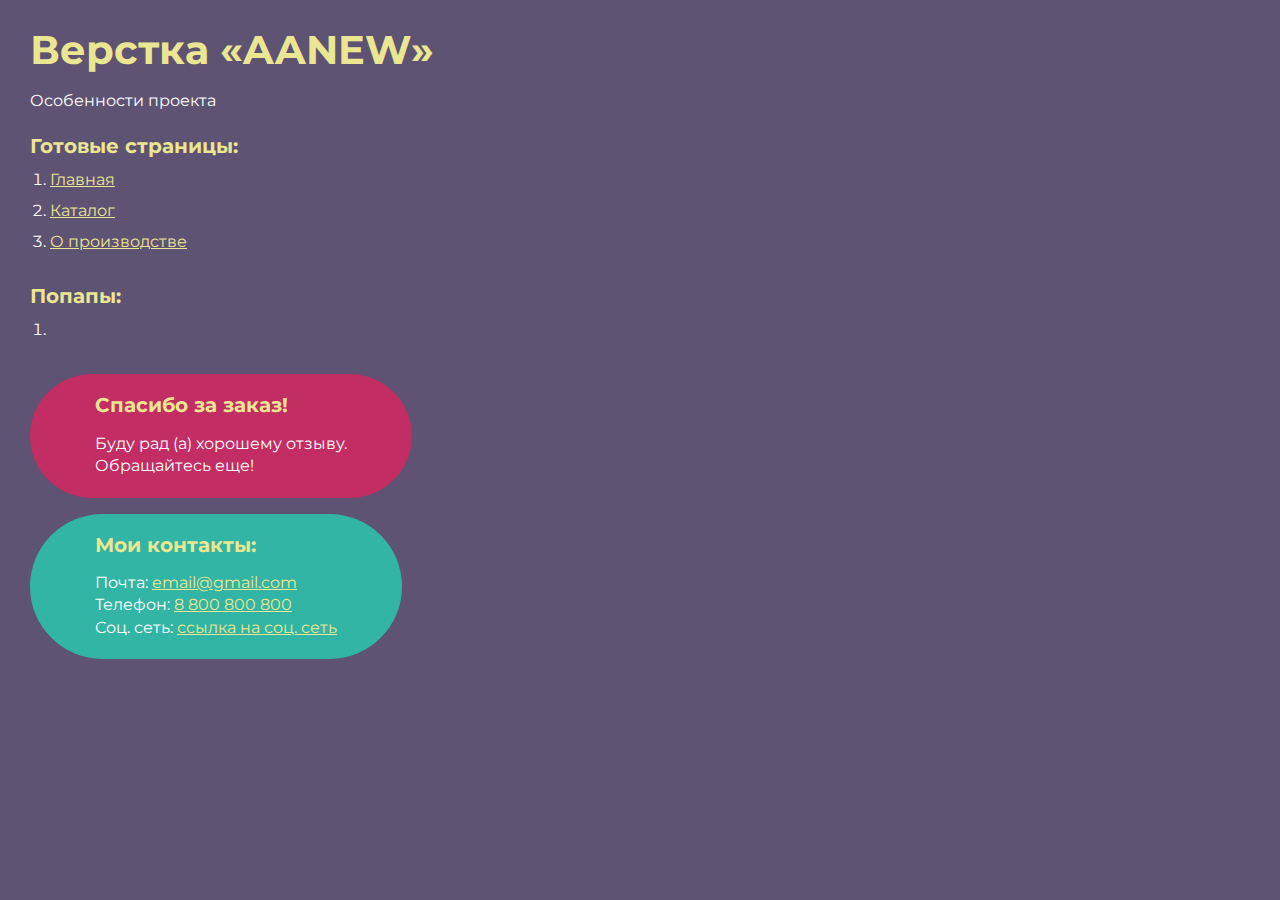
<file: index.html>
<!DOCTYPE html>
<html>

<head>
	<meta charset="UTF-8">
	<meta name="viewport" content="width=device-width, initial-scale=1.0">
	<title>Верстка «AANEW»</title>
</head>

<body>
	<div class="rootpage">
		<h1>Верстка «AANEW»</h1>
		<div class="rootpage__info">
			Особенности проекта
		</div>
		<h2>Готовые страницы:</h2>
		<ol class="rootpage__list">
			<li><a target="_blank" href="home.html">Главная</a></li>
			<li><a target="_blank" href="catalog.html">Каталог</a></li>
			<!-- <li><a target="_blank" href="product.html">Карточка товара</a></li> -->
			<li><a target="_blank" href="production.html">О производстве</a></li>
			<!-- <li><a target="_blank" href="catalog-cards.html">Карточка товара</a></li> -->
		</ol>
		<h2>Попапы:</h2>
		<ol class="rootpage__list">
			<li><a target="_blank" href="home.html#"></a></li>
		</ol>
		<div class="rootpage__tnx">
			<h2>Спасибо за заказ!</h2>
			<p>Буду рад (а) хорошему отзыву.</p>
			<p>Обращайтесь еще!</p>
		</div>
		<div class="rootpage__contacts">
			<h2>Мои контакты:</h2>
			<p>Почта: <a href="mailto:email@gmail.com">email@gmail.com</a></p>
			<p>Телефон: <a href="tel:8800800800">8 800 800 800</a></p>
			<p>Соц. сеть: <a href="">ссылка на соц. сеть</a></p>
		</div>
	</div>
</body>
<style>
	@charset "UTF-8";
	@import url("https://fonts.googleapis.com/css?family=Montserrat:regular,700&display=swap");

	*,
	*::before,
	*::after {
		padding: 0px;
		margin: 0px;
		border: 0px;
		box-sizing: border-box;
	}

	html,
	body {
		height: 100%;
		margin: 0;
		padding: 0;
		min-width: 320px;
		width: 100%;
		color: #fff;
		background-color: #5e5373;
	}

	body {
		font-family: Montserrat;
		font-size: 100%;
		line-height: 1;
		font-size: 1rem;
	}

	a {
		text-decoration: underline;
		color: #ebe691
	}

	a:visited {
		text-decoration: underline;
		color: #aaa768;
	}

	a:hover {
		text-decoration: none;
	}

	ul li {
		list-style: none;
	}

	img {
		vertical-align: top;
	}

	.wrapper {
		width: 100%;
		min-height: 100%;
		overflow: hidden;
	}

	.rootpage {
		padding: 30px;
		display: flex;
		flex-direction: column;
		align-items: flex-start;
	}

	@media (max-width: 767px) {
		.rootpage {
			padding: 30px 15px;
		}
	}

	h1 {
		color: #ebe691;
		font-size: 2.5rem;
		margin: 0px 0px 1.25rem 0px;
	}

	@media (max-width: 767px) {
		h1 {
			font-size: 1.85rem;
			margin: 0px 0px 1.25rem 0px;
		}
	}

	h2 {
		color: #ebe691;
		font-size: 1.25rem;
		margin: 0px 0px 1rem 0px;
	}

	@media (max-width: 767px) {
		h2 {
			font-size: 1.125rem;
			margin: 0px 0px 1rem 0px;
		}
	}

	.rootpage__info {
		line-height: 140%;
		margin: 0px 0px 1.5rem 0px;
	}

	.rootpage__list {
		margin: 0px 0px 2.25rem 1.25rem;
	}

	.rootpage__list li:not(:last-child) {
		margin: 0px 0px 15px 0px;
	}

	.rootpage__contacts,
	.rootpage__tnx {
		border-radius: 200px;
		padding: 20px 65px;
		line-height: 140%;
	}

	@media (max-width: 767px) {

		.rootpage__contacts,
		.rootpage__tnx {
			border-radius: 40px;
			padding: 20px;
		}
	}

	.rootpage__contacts {
		background: #32b5a4;

	}

	.rootpage__contacts a {
		color: #ebe691;
	}

	.rootpage__tnx {
		background: #c22d63;
		margin: 0px 0px 1rem 0px;
	}
</style>

</html>


<!-- 
<div class="image-slider swiper-container">
	<div class="image-slider__wrapper swiper-wrapper">
		<div class="image-slider__slide swiper-slide">
			<div class="image-slider__image">
				<img  src="img/sliders/image 101.png?_v=1694405195695" alt="">
		
			</div>
		</div>

		<div class="image-slider__slide swiper-slide">
			<div class="image-slider__image">
				<img  src="img/sliders/image 102.png?_v=1694405195695" alt="">
		
			</div>
		</div>

		<div class="image-slider__slide swiper-slide">
			<div class="image-slider__image">
				<img  src="img/sliders/image 103.png?_v=1694405195695" alt="">
		
			</div>
		</div>

		<div class="image-slider__slide swiper-slide">
			<div class="image-slider__image">
				<img  src="img/sliders/image 104.png?_v=1694405195695" alt="">
		
			</div>
		</div>

		<div class="image-slider__slide swiper-slide">
			<div class="image-slider__image">
				<img  src="img/sliders/image 105.png?_v=1694405195695" alt="">
		
			</div>
		</div>

		<div class="image-slider__slide swiper-slide">
			<div class="image-slider__image">
				<img  src="img/sliders/image 106.png?_v=1694405195695" alt="">
		
			</div>
		</div>

		<div class="image-slider__slide swiper-slide">
			<div class="image-slider__image">
				<img  src="img/sliders/image 107.png?_v=1694405195695" alt="">
		
			</div>
		</div>
	</div>
	<div class="swipper-button-prev"></div>
	<div class="swipper-button-next"></div>
</div>

	<div class="image-mini-slider swiper-container">
		<div class="image-mini-slider__wrapper swiper-wrapper">
			<div class="image-mini-slider__slide swiper-slide">
				<div class="image-mini-slider__image">
					<img src="img/sliders/image 101.png?_v=1694405195695" alt="">
				</div>
			</div>

			<div class="image-mini-slider__slide swiper-slide">
				<div class="image-mini-slider__image">
					<img src="img/sliders/image 102.png?_v=1694405195695" alt="">
				</div>
			</div>

			<div class="image-mini-slider__slide swiper-slide">
				<div class="image-mini-slider__image">
					<img src="img/sliders/image 103.png?_v=1694405195695" alt="">
				</div>
			</div>

			<div class="image-mini-slider__slide swiper-slide">
				<div class="image-mini-slider__image">
					<img src="img/sliders/image 104.png?_v=1694405195695" alt="">
				</div>
			</div>

			<div class="image-mini-slider__slide swiper-slide">
				<div class="image-mini-slider__image">
					<img src="img/sliders/image 105.png?_v=1694405195695" alt="">
				</div>
			</div>

			<div class="image-mini-slider__slide swiper-slide">
				<div class="image-mini-slider__image">
					<img src="img/sliders/image 106.png?_v=1694405195695" alt="">
				</div>
			</div>

			<div class="image-mini-slider__slide swiper-slide">
				<div class="image-mini-slider__image">
					<img src="img/sliders/image 107.png?_v=1694405195695" alt="">
				</div>
			</div>

			
		</div>
	</div> -->
</file>
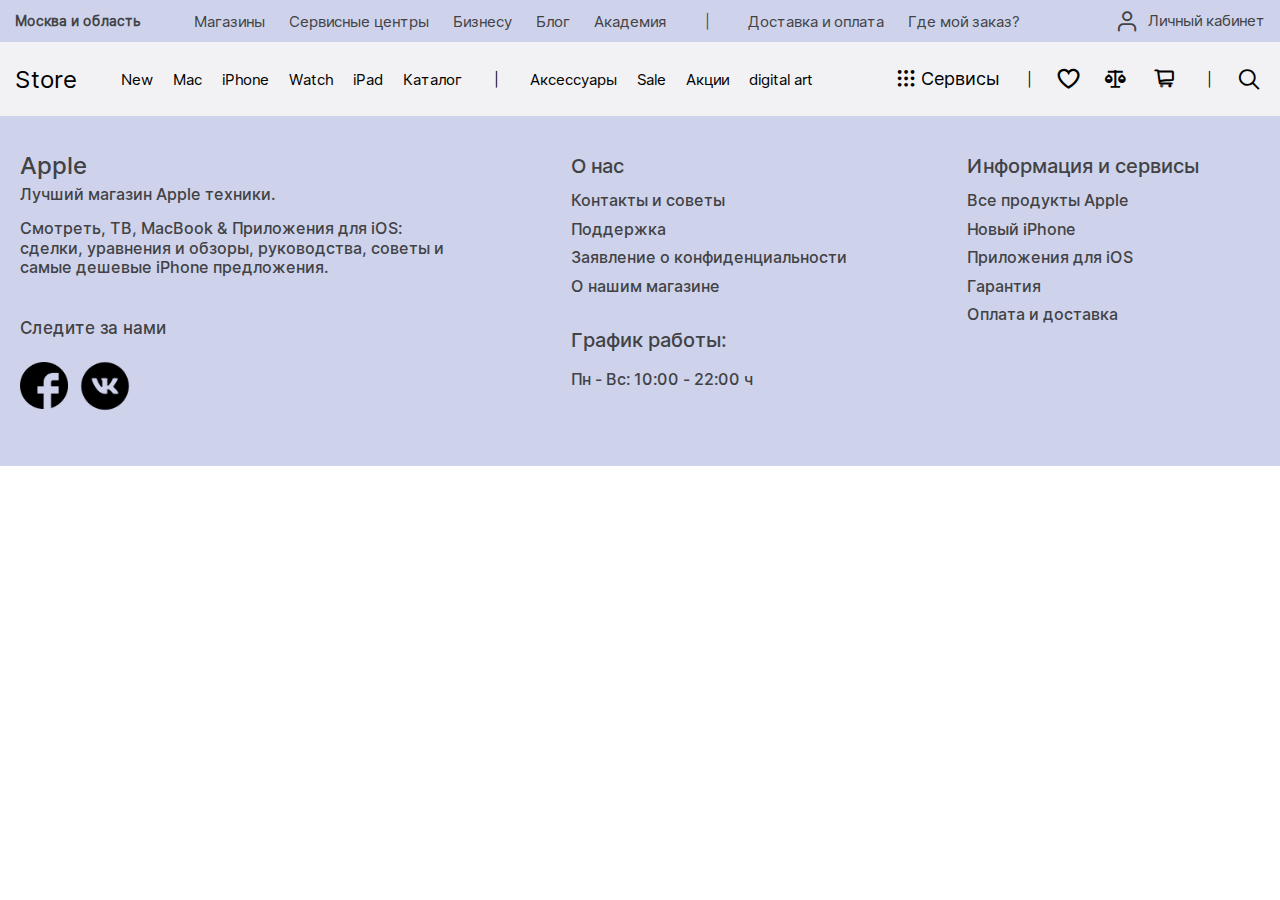
<file: catalog.html>
<!DOCTYPE html>
<html lang="ru">

<head>
	<title>Каталог</title>
	<meta charset="UTF-8">
	<meta name="format-detection" content="telephone=no">
	<link rel="stylesheet" href="css/style.min.css?_v=20230911070635">
	<link rel="shortcut icon" href="favicon.ico">
	<!-- <meta name="robots" content="noindex, nofollow"> -->
	<meta name="viewport" content="width=device-width, initial-scale=1.0">
</head>

<body>
	<div class="wrapper">
		<header class="header">
			<div class="header__top top-header">
				<div class="top-header__container">
					<a href="#" class="top-header__location">Москва и область</a>
					<nav class="menu__body">
						<ul class="menu__list">
							<li class="menu__item"><a href="" class="menu__link">Магазины</a></li>
							<li class="menu__item"><a href="" class="menu__link">Сервисные центры</a></li>
							<li class="menu__item"><a href="" class="menu__link">Бизнесу</a></li>
							<li class="menu__item"><a href="" class="menu__link">Блог</a></li>
							<li class="menu__item"><a href="" class="menu__link">Академия</a></li>
							<span class=" menu__ic _icon-ic"></span>
							<li class="menu__item"><a href="" class="menu__link">Доставка и оплата</a></li>
							<li class="menu__item"><a href="" class="menu__link">Где мой заказ?</a></li>
						</ul>
					</nav>
					<div class="top-header__adaptive adaptive-header">
						<div class="adaptive-header__logo"></div>
						<div class="adaptive-header__menu"></div>
					</div>
					<a href="#" data-da=".adaptive-header__menu, 991" class="top-header__user _icon-user"><span>Личный кабинет</span></a>
				</div>
			</div>

			<div class="header__catalog catalog-header">

				<div class="catalog-header__container">
					<div data-da=".adaptive-header__logo, 991" class="catalog-header__logo">Store</div>

					<nav class="catalog-header__menu menu-catalog">
						<ul class="menu-catalog__list">
							<li class="menu-catalog__item"><a href="" class="menu-catalog__link">New</a></li>
							<li class="menu-catalog__item"><a href="" class="menu-catalog__link"> Mac</a></li>
							<li class="menu-catalog__item"><a href="" class="menu-catalog__link">iPhone</a></li>
							<li class="menu-catalog__item"><a href="" class="menu-catalog__link">Watch</a></li>
							<li class="menu-catalog__item"><a href="" class="menu-catalog__link">iPad</a></li>
							<li class="menu-catalog__item"><a href="" class="menu-catalog__link">Каталог</a></li>
							<span class="menu-catalog__ic _icon-ic"></span>
							<li class="menu-catalog__item"><a href="" class="menu-catalog__link">Аксессуары</a></li>
							<li class="menu-catalog__item"><a href="" class="menu-catalog__link">Sale</a></li>
							<li class="menu-catalog__item"><a href="" class="menu-catalog__link">Акции</a></li>
							<li class="menu-catalog__item"><a href="" class="menu-catalog__link">digital art</a></li>

						</ul>

					</nav>
					<div class="catalog-header__actions actions-header">
						<div data-da=".catalog-header__menu, 991" class="actions-header__services _icon-alls">Сервисы</div>
						<span data-da=".adaptive-header__menu, 991" class="actions-header__ic _icon-ic none"></span>
						<!-- <div class="actions-header__local"></div> -->
						<a data-da=".adaptive-header__menu, 991" href="#" class="actions-header__favorite _icon-like"></a>
						<a data-da=".adaptive-header__menu, 991" href="#" class="actions-header__scales _icon-scales"></a>
						<button data-da=".adaptive-header__menu, 991" class="actions-header__cart _icon-cart"></button>
						<span data-da=".adaptive-header__menu, 991" class="actions-header__ic _icon-ic"></span>
						<a data-da=".adaptive-header__menu, 991" href="#" class="actions-header__search _icon-search"></a>
					</div>
				</div>
			</div>


		</header>
		<!-- <main class="page">
			<div class="page__header">
				<div class="page__container">
					<nav class="page__breadcrumbs breadcrumbs">
						<ul class="breadcrumbs__list">
							<li class="breadcrumbs__item">
								<a href="" class="breadcrumbs__link">Главная</a>
							</li>
							<li class="breadcrumbs__list">
								<sapn href="" class="breadcrumbs__current">Каталог</sapn>
							</li>
						</ul>
					</nav>
					<h1 class="page__title">Каталог</h1>
				</div>
			</div>

			<div class="catalog">
				<div class="catalog__container">
					<div class="catalog__body">
						<div class="catalog__filter">
							<div data-spollers class="catalog-filter-items">
								<button type="button" data-spoller class="catalog-filter-items__title _icon-arrow">
									<h3>Изделия для ОРУ подстанций 35-500 кВ <span>5</span></h3>
								</button>

								<div data-da=".catalog-filter-cards__body, 600" class="catalog-filter-cards">
									<p>Изделия для ОРУ подстанций 35-500 кВ <span>5</span></p>
								</div>

								<div data-da=".catalog-filter-cards__body, 600" class="catalog-filter-cards">
									<p>Изделия для инженерных коммуникаций  <span>12</span></p>
								</div>
								 
								<div data-da=".catalog-filter-cards__body, 600" class="catalog-filter-cards">
									<p>Изделия для колодцев канализационных сетей  <span>8</span></p>
								</div>

								<div data-da=".catalog-filter-cards__body, 600" class="catalog-filter-cards">
									<p>Изделия для балластировки магистральных трубопроводов <span>18</span></p>
								</div>

								<div data-da=".catalog-filter-cards__body, 600" class="catalog-filter-cards">
									<p>Укрепления откосов дорог, русел и кюветов <span>9</span></p>
								</div>

								<div data-da=".catalog-filter-cards__body, 600" class="catalog-filter-cards">
									<p>Камни бетонные и железобетонные бортовые <span>11</span></p>
								</div>

								<div data-da=".catalog-filter-cards__body, 600" class="catalog-filter-cards">
									<p>Панели резервуаров, лотки <span>5</span></p>
								</div>
								<div class="catalog-filter-cards__body">
							</div>
						</div>
						</div>
							<div class="catalog__products">
								<div class="item-catalog-colons">
								<div class="item-catalog-cards">
									<div class="item-catalog-cards__image">
										<picture><source srcset="img/product-card/image.webp" type="image/webp"><img src="img/product-card/image.png?_v=1694405195695" alt="Будівельні Лотки"></picture>
									</div>
									<div class="item-catalog-cards__body">
									
										<h3 class="item-catalog-cards__title-item">Лоток Л 20.5 (УБК-2А)</h3>
										<p class="item-catalog-cards__text-item">Д/Ш/В 3080х2060х580 мм
											Вес 0,175 т  |  Объём 0,07 м3</p>
											<span class="item-catalog-cards__price-item">15 200 Р/шт</span>
			
											<div class="item-catalog-cards__button _buttons">
											<button class="item-catalog-cards__add-to-cart">В корзину</button>
										</div>		
								</div>
								</div>
								<div class="item-catalog-cards">
									<div class="item-catalog-cards__image">
										<picture><source srcset="img/product-card/image.webp" type="image/webp"><img src="img/product-card/image.png?_v=1694405195695" alt="Будівельні Лотки"></picture>
									</div>
									<div class="item-catalog-cards__body">
									
										<h3 class="item-catalog-cards__title-item">Лоток Л 20.5 (УБК-2А)</h3>
										<p class="item-catalog-cards__text-item">Д/Ш/В 3080х2060х580 мм
											Вес 0,175 т  |  Объём 0,07 м3</p>
											<span class="item-catalog-cards__price-item">15 200 Р/шт</span>
			
											<div class="item-catalog-cards__button _buttons">
											<button class="item-catalog-cards__add-to-cart">В корзину</button>
										</div>		
								</div>
								</div>
								<div class="item-catalog-cards">
									<div class="item-catalog-cards__image">
										<picture><source srcset="img/product-card/image.webp" type="image/webp"><img src="img/product-card/image.png?_v=1694405195695" alt="Будівельні Лотки"></picture>
									</div>
									<div class="item-catalog-cards__body">
									
										<h3 class="item-catalog-cards__title-item">Лоток Л 20.5 (УБК-2А)</h3>
										<p class="item-catalog-cards__text-item">Д/Ш/В 3080х2060х580 мм
											Вес 0,175 т  |  Объём 0,07 м3</p>
											<span class="item-catalog-cards__price-item">15 200 Р/шт</span>
			
											<div class="item-catalog-cards__button _buttons">
											<button class="item-catalog-cards__add-to-cart">В корзину</button>
										</div>		
								</div>
								</div>
								<div class="item-catalog-cards">
									<div class="item-catalog-cards__image">
										<picture><source srcset="img/product-card/image.webp" type="image/webp"><img src="img/product-card/image.png?_v=1694405195695" alt="Будівельні Лотки"></picture>
									</div>
									<div class="item-catalog-cards__body">
									
										<h3 class="item-catalog-cards__title-item">Лоток Л 20.5 (УБК-2А)</h3>
										<p class="item-catalog-cards__text-item">Д/Ш/В 3080х2060х580 мм
											Вес 0,175 т  |  Объём 0,07 м3</p>
											<span class="item-catalog-cards__price-item">15 200 Р/шт</span>
			
											<div class="item-catalog-cards__button _buttons">
											<button class="item-catalog-cards__add-to-cart">В корзину</button>
										</div>		
								</div>
								</div>
								<div class="item-catalog-cards">
									<div class="item-catalog-cards__image">
										<picture><source srcset="img/product-card/image.webp" type="image/webp"><img src="img/product-card/image.png?_v=1694405195695" alt="Будівельні Лотки"></picture>
									</div>
									<div class="item-catalog-cards__body">
									
										<h3 class="item-catalog-cards__title-item">Лоток Л 20.5 (УБК-2А)</h3>
										<p class="item-catalog-cards__text-item">Д/Ш/В 3080х2060х580 мм
											Вес 0,175 т  |  Объём 0,07 м3</p>
											<span class="item-catalog-cards__price-item">15 200 Р/шт</span>
			
											<div class="item-catalog-cards__button _buttons">
											<button class="item-catalog-cards__add-to-cart">В корзину</button>
										</div>		
								</div>
								</div>
								<div class="item-catalog-cards">
									<div class="item-catalog-cards__image">
										<picture><source srcset="img/product-card/image.webp" type="image/webp"><img src="img/product-card/image.png?_v=1694405195695" alt="Будівельні Лотки"></picture>
									</div>
									<div class="item-catalog-cards__body">
									
										<h3 class="item-catalog-cards__title-item">Лоток Л 20.5 (УБК-2А)</h3>
										<p class="item-catalog-cards__text-item">Д/Ш/В 3080х2060х580 мм
											Вес 0,175 т  |  Объём 0,07 м3</p>
											<span class="item-catalog-cards__price-item">15 200 Р/шт</span>
			
											<div class="item-catalog-cards__button _buttons">
											<button class="item-catalog-cards__add-to-cart">В корзину</button>
										</div>		
								</div>
								</div>
								<div class="item-catalog-cards">
									<div class="item-catalog-cards__image">
										<picture><source srcset="img/product-card/image.webp" type="image/webp"><img src="img/product-card/image.png?_v=1694405195695" alt="Будівельні Лотки"></picture>
									</div>
									<div class="item-catalog-cards__body">
									
										<h3 class="item-catalog-cards__title-item">Лоток Л 20.5 (УБК-2А)</h3>
										<p class="item-catalog-cards__text-item">Д/Ш/В 3080х2060х580 мм
											Вес 0,175 т  |  Объём 0,07 м3</p>
											<span class="item-catalog-cards__price-item">15 200 Р/шт</span>
			
											<div class="item-catalog-cards__button _buttons">
											<button class="item-catalog-cards__add-to-cart">В корзину</button>
										</div>		
								</div>
								</div>
								<div class="item-catalog-cards">
									<div class="item-catalog-cards__image">
										<picture><source srcset="img/product-card/image.webp" type="image/webp"><img src="img/product-card/image.png?_v=1694405195695" alt="Будівельні Лотки"></picture>
									</div>
									<div class="item-catalog-cards__body">
									
										<h3 class="item-catalog-cards__title-item">Лоток Л 20.5 (УБК-2А)</h3>
										<p class="item-catalog-cards__text-item">Д/Ш/В 3080х2060х580 мм
											Вес 0,175 т  |  Объём 0,07 м3</p>
											<span class="item-catalog-cards__price-item">15 200 Р/шт</span>
			
											<div class="item-catalog-cards__button _buttons">
											<button class="item-catalog-cards__add-to-cart">В корзину</button>
										</div>		
								</div>
								</div>
								<div class="item-catalog-cards">
									<div class="item-catalog-cards__image">
										<picture><source srcset="img/product-card/image.webp" type="image/webp"><img src="img/product-card/image.png?_v=1694405195695" alt="Будівельні Лотки"></picture>
									</div>
									<div class="item-catalog-cards__body">
									
										<h3 class="item-catalog-cards__title-item">Лоток Л 20.5 (УБК-2А)</h3>
										<p class="item-catalog-cards__text-item">Д/Ш/В 3080х2060х580 мм
											Вес 0,175 т  |  Объём 0,07 м3</p>
											<span class="item-catalog-cards__price-item">15 200 Р/шт</span>
			
											<div class="item-catalog-cards__button _buttons">
											<button class="item-catalog-cards__add-to-cart">В корзину</button>
										</div>		
								</div>
								</div>
								<div class="item-catalog-cards">
									<div class="item-catalog-cards__image">
										<picture><source srcset="img/product-card/image.webp" type="image/webp"><img src="img/product-card/image.png?_v=1694405195695" alt="Будівельні Лотки"></picture>
									</div>
									<div class="item-catalog-cards__body">
									
										<h3 class="item-catalog-cards__title-item">Лоток Л 20.5 (УБК-2А)</h3>
										<p class="item-catalog-cards__text-item">Д/Ш/В 3080х2060х580 мм
											Вес 0,175 т  |  Объём 0,07 м3</p>
											<span class="item-catalog-cards__price-item">15 200 Р/шт</span>
			
											<div class="item-catalog-cards__button _buttons">
											<button class="item-catalog-cards__add-to-cart">В корзину</button>
										</div>		
								</div>
								</div>
								<div class="item-catalog-cards">
									<div class="item-catalog-cards__image">
										<picture><source srcset="img/product-card/image.webp" type="image/webp"><img src="img/product-card/image.png?_v=1694405195695" alt="Будівельні Лотки"></picture>
									</div>
									<div class="item-catalog-cards__body">
									
										<h3 class="item-catalog-cards__title-item">Лоток Л 20.5 (УБК-2А)</h3>
										<p class="item-catalog-cards__text-item">Д/Ш/В 3080х2060х580 мм
											Вес 0,175 т  |  Объём 0,07 м3</p>
											<span class="item-catalog-cards__price-item">15 200 Р/шт</span>
			
											<div class="item-catalog-cards__button _buttons">
											<button class="item-catalog-cards__add-to-cart">В корзину</button>
										</div>		
								</div>
								</div>
								<div class="item-catalog-cards">
									<div class="item-catalog-cards__image">
										<picture><source srcset="img/product-card/image.webp" type="image/webp"><img src="img/product-card/image.png?_v=1694405195695" alt="Будівельні Лотки"></picture>
									</div>
									<div class="item-catalog-cards__body">
									
										<h3 class="item-catalog-cards__title-item">Лоток Л 20.5 (УБК-2А)</h3>
										<p class="item-catalog-cards__text-item">Д/Ш/В 3080х2060х580 мм
											Вес 0,175 т  |  Объём 0,07 м3</p>
											<span class="item-catalog-cards__price-item">15 200 Р/шт</span>
			
											<div class="item-catalog-cards__button _buttons">
											<button class="item-catalog-cards__add-to-cart">В корзину</button>
										</div>		
								</div>
								</div>
								<div class="item-catalog-cards">
									<div class="item-catalog-cards__image">
										<picture><source srcset="img/product-card/image.webp" type="image/webp"><img src="img/product-card/image.png?_v=1694405195695" alt="Будівельні Лотки"></picture>
									</div>
									<div class="item-catalog-cards__body">
									
										<h3 class="item-catalog-cards__title-item">Лоток Л 20.5 (УБК-2А)</h3>
										<p class="item-catalog-cards__text-item">Д/Ш/В 3080х2060х580 мм
											Вес 0,175 т  |  Объём 0,07 м3</p>
											<span class="item-catalog-cards__price-item">15 200 Р/шт</span>
			
											<div class="item-catalog-cards__button _buttons">
											<button class="item-catalog-cards__add-to-cart">В корзину</button>
										</div>		
								</div>
								</div>
								<div class="item-catalog-cards">
									<div class="item-catalog-cards__image">
										<picture><source srcset="img/product-card/image.webp" type="image/webp"><img src="img/product-card/image.png?_v=1694405195695" alt="Будівельні Лотки"></picture>
									</div>
									<div class="item-catalog-cards__body">
									
										<h3 class="item-catalog-cards__title-item">Лоток Л 20.5 (УБК-2А)</h3>
										<p class="item-catalog-cards__text-item">Д/Ш/В 3080х2060х580 мм
											Вес 0,175 т  |  Объём 0,07 м3</p>
											<span class="item-catalog-cards__price-item">15 200 Р/шт</span>
			
											<div class="item-catalog-cards__button _buttons">
											<button class="item-catalog-cards__add-to-cart">В корзину</button>
										</div>		
								</div>
								</div>
								<div class="item-catalog-cards">
									<div class="item-catalog-cards__image">
										<picture><source srcset="img/product-card/image.webp" type="image/webp"><img src="img/product-card/image.png?_v=1694405195695" alt="Будівельні Лотки"></picture>
									</div>
									<div class="item-catalog-cards__body">
									
										<h3 class="item-catalog-cards__title-item">Лоток Л 20.5 (УБК-2А)</h3>
										<p class="item-catalog-cards__text-item">Д/Ш/В 3080х2060х580 мм
											Вес 0,175 т  |  Объём 0,07 м3</p>
											<span class="item-catalog-cards__price-item">15 200 Р/шт</span>
			
											<div class="item-catalog-cards__button _buttons">
											<button class="item-catalog-cards__add-to-cart">В корзину</button>
										</div>		
								</div>
								</div>
								<div class="item-catalog-cards">
									<div class="item-catalog-cards__image">
										<picture><source srcset="img/product-card/image.webp" type="image/webp"><img src="img/product-card/image.png?_v=1694405195695" alt="Будівельні Лотки"></picture>
									</div>
									<div class="item-catalog-cards__body">
									
										<h3 class="item-catalog-cards__title-item">Лоток Л 20.5 (УБК-2А)</h3>
										<p class="item-catalog-cards__text-item">Д/Ш/В 3080х2060х580 мм
											Вес 0,175 т  |  Объём 0,07 м3</p>
											<span class="item-catalog-cards__price-item">15 200 Р/шт</span>
			
											<div class="item-catalog-cards__button _buttons">
											<button class="item-catalog-cards__add-to-cart">В корзину</button>
										</div>		
								</div>
								</div>
								<div class="item-catalog-cards">
									<div class="item-catalog-cards__image">
										<picture><source srcset="img/product-card/image.webp" type="image/webp"><img src="img/product-card/image.png?_v=1694405195695" alt="Будівельні Лотки"></picture>
									</div>
									<div class="item-catalog-cards__body">
									
										<h3 class="item-catalog-cards__title-item">Лоток Л 20.5 (УБК-2А)</h3>
										<p class="item-catalog-cards__text-item">Д/Ш/В 3080х2060х580 мм
											Вес 0,175 т  |  Объём 0,07 м3</p>
											<span class="item-catalog-cards__price-item">15 200 Р/шт</span>
			
											<div class="item-catalog-cards__button _buttons">
											<button class="item-catalog-cards__add-to-cart">В корзину</button>
										</div>		
								</div>
								</div>
								<div class="item-catalog-cards">
									<div class="item-catalog-cards__image">
										<picture><source srcset="img/product-card/image.webp" type="image/webp"><img src="img/product-card/image.png?_v=1694405195695" alt="Будівельні Лотки"></picture>
									</div>
									<div class="item-catalog-cards__body">
									
										<h3 class="item-catalog-cards__title-item">Лоток Л 20.5 (УБК-2А)</h3>
										<p class="item-catalog-cards__text-item">Д/Ш/В 3080х2060х580 мм
											Вес 0,175 т  |  Объём 0,07 м3</p>
											<span class="item-catalog-cards__price-item">15 200 Р/шт</span>
			
											<div class="item-catalog-cards__button _buttons">
											<button class="item-catalog-cards__add-to-cart">В корзину</button>
										</div>		
								</div>
								</div>
								
							</div>
							<div class="catalog-cards__catalog-whole catalog-whole">
								<button class="catalog-whole__text _icon-catalog-whole">Весь Каталог</button>
								
							</div>
						</div>
							
					</div>
					
				</div>
			</div>
		</main> -->
		<footer class="footer">
			<section class="footer__navi navi-footer">
				<div class="navi-footer__container">
					<div class="navi-footer__info info-footer">
						<div class="info-footer__title">Apple</div>
						<div class="info-footer__subTitle textStyle">Лучший магазин Apple техники.</div>
						<div class="info-footer__text textStyle">Смотреть, ТВ, MacBook & Приложения для iOS:
							сделки, уравнения и обзоры, руководства,
							советы и самые дешевые iPhone предложения.</div>
						<div class="info-footer__adaptive"></div>
						<div data-da=".info-footer__adaptive, 830" class="info-footer__social social-footer">
							<div class="social-footer__title textStyle">Следите за нами </div>
							<div class="social-footer__soc">
								<div class="social-footer__facebook"><picture><source srcset="img/footer/facebok.webp" type="image/webp"><img src="img/footer/facebok.png?_v=1694405195695" alt=""></picture></div>
								<div class="social-footer__vkontake"><picture><source srcset="img/footer/vkontakte.webp" type="image/webp"><img src="img/footer/vkontakte.png?_v=1694405195695" alt=""></picture></div>
							</div>
						</div>
					</div>
					<div class="navi-footer__position">
						<!-- MOBILE -->
						<div class="navi-footer__mobile mobile-footer">
							<div data-spollers="830" class="mobile-footer__spollers spollers-aboutUs">
								<div class="spollers-aboutUs__item">
									<button type="button" data-spoller class="spollers-aboutUs__title"></button>
									<div class="spollers-aboutUs__body"></div>
								</div>
							</div>

							<div class="navi-footer__mobile mobile-footer">
								<div data-spollers="830" class="mobile-footer__spollers spollers-siteInformation">
									<div class="spollers-siteInformation__item">
										<button type="button" data-spoller class="spollers-siteInformation__title"></button>
										<div class="spollers-siteInformation__body"></div>
									</div>
								</div>
							</div>
						</div>
						<!-- MOBILE -->
						<div class="navi-footer__aboutUs aboutUs-footer">
							<div data-da=".spollers-aboutUs__title, 830" class="aboutUs-footer__title">О нас</div>
							<nav class="aboutUs-footer__menu">
								<ul data-da=".spollers-aboutUs__body, 830" class="aboutUs-footer__list mobile-list">
									<li class="aboutUs-footer__item"><a href="#" class="aboutUs-footer__link textStyle">Контакты и советы</a></li>
									<li class="aboutUs-footer__item"><a href="#" class="aboutUs-footer__link textStyle">Поддержка</a></li>
									<li class="aboutUs-footer__item"><a href="#" class="aboutUs-footer__link textStyle">Заявление о конфиденциальности</a></li>
									<li class="aboutUs-footer__item"><a href="#" class="aboutUs-footer__link textStyle">О нашим магазине</a></li>
								</ul>
							</nav>
							<div data-da=".info-footer__adaptive, 830" class="aboutUs-footer__schedule schedule-footer">
								<div class="schedule-footer__title">График работы:</div>
								<div class="schedule-footer__text textStyle"> Пн - Вс: 10:00 - 22:00 ч</div>
							</div>

						</div>
						<div class="navi-footer__siteInformation siteInformation-footer">
							<div data-da=".spollers-siteInformation__title, 830" class="siteInformation-footer__title">Информация и сервисы</div>
							<nav data-da=".spollers-siteInformation__body, 830" class="siteInformation-footer__menu">
								<ul class="siteInformation-footer__list mobile-list">
									<li class="siteInformation-footer__item"><a href="" class="siteInformation-footer__link textStyle">Все продукты Apple</a></li>
									<li class="siteInformation-footer__item"><a href="" class="siteInformation-footer__link textStyle">Новый iPhone</a></li>
									<li class="siteInformation-footer__item"><a href="" class="siteInformation-footer__link textStyle">Приложения для iOS</a></li>
									<li class="siteInformation-footer__item"><a href="" class="siteInformation-footer__link textStyle">Гарантия</a></li>
									<li class="siteInformation-footer__item"><a href="" class="siteInformation-footer__link textStyle">Оплата и доставка</a></li>
								</ul>
							</nav>
						</div>
					</div>

				</div>
			</section>
			<!-- <section class="footer__navi navi-footer">
        <div class="navi-footer__container">

            <div class="navi-footer__logotyp logotyp-navi-footer">
            <div class="logotyp-navi-footer__logo">
                <picture><source srcset="img/footer/logo1.webp" type="image/webp"><img src="img/footer/logo1.png?_v=1694405195695" alt=""></picture>
            </div>
            <div class="logotyp-navi-footer__title">ЗДСК</div>
            <div class="logotyp-navi-footer__text">Производство <br>железобетонных <br>конструкций</div>
            </div>
            
            <div class="navi-footer__search">
                <form action="#" class="search-footer">
                    <button type="submit" class="search-footer__button _icon-search"></button>
                    <input autocomplete="off" type="text" name="form[]" data-error="Ошибка" placeholder="Поиск" class="search-footer__input" id="placeholder">
                </form>
            </div>
        </div>
    </section>

    <div class="footer__body body-footer">
    <div class="body-footer__container">
        <div class="body-footer__main main-body-footer">
            <div class="main-body-footer__menu">
                <nav class="main-body-footer__menu menu-footer">
                    <ul class="menu-footer__list">
                        <li class="menu-footer__item"><a href="" class="menu-footer__link"><div class="menu-catalog__icon _icon-catalog"></div>Каталог</a></li>                              
                        <li data-da=".menu-info-adaptiv__list, 500" class="menu-footer__item"><a href="" class="menu-footer__link">О производстве</a></li>
                        <li data-da=".menu-info-adaptiv__list, 845" class="menu-footer__item"><a href="" class="menu-footer__link">Новости</a></li>
                        <li data-da=".menu-info-adaptiv__list, 845" class="menu-footer__item"><a href="" class="menu-footer__link">Закупки</a></li>
                        <li class="menu-footer__item"><a href="" class="menu-footer__link">Вакансии</a></li>
                        <li class="menu-footer__item"><a href="" class="menu-footer__link"><div class="menu-catalog__icon _icon-prais none"></div>Прайс</a></li>
                    </ul>
                    
                </nav>
                <div class="main-body-footer__info-products products-info">
                    <div class="products-info__colons">
                        <p>Кольца колодезные
                            Лотки теплотрасс
                            Лотки кабельные
                            Лоток железобетонный ЛК
                            Лоток УБК
                            Плиты покрытия лотков теплотрасс
                            Плиты покрытия коллекторов
                            Плиты покрытия кабельных лотков
                            Днища колодезные
                            </p>
    
                            <p>Аэродромные плиты
                                Вентиляционные блоки
                                Доборные балки
                                Дорожные плиты
                                Дорожные ограждения жби
                                Дорожный бордюр
                                Фундаменты дорожных знаков
                                Железобетонные стойки
                                Заборы ЖБИ</p>
    
                                <p>Плиты укрепления откосов
                                    Прикромочные лотки
                                    Железобетонные фермы
                                    Приставки железобетонные
                                    Ригель железобетонный
                                    Стойки СКЦ
                                    Стойки УСЩ
                                    Телескопические лотки
                                    Труба железобетонная</p>
                    </div>
                    <div class="products-info__menu menu-info-adaptiv">
                        <nav class="menu-info-adaptiv__menu">
                            <ul class="menu-info-adaptiv__list"></ul>
                        </nav>
                    </div>
                </div>
            </div>

    
            
            <div class="main-body-footer__info-call call-info">
                <div class="call-info__border"></div>
                <div class="call-info__colons">
                <div class="call-info__contacs-one">
                <a class="call-info__tell" href="">7 922 20-20-190</a>
                <a class="call-info__email" href="">zdsk.pg@yandex.ru</a>
            </div>
            <div class="call-info__contacs-one">
                <a class="call-info__tell" href="">7 922 18-18-158</a>
                <a class="call-info__email" href="">zdsk87@mail.ru</a>
            </div>

                <div class="call-info__location location-info">
                  
                    <p class="location-info__adress _icon-location">Арамиль Базовая, 2а</p>
        </div>
    </div>
            </div>


             <div class="body-footer__row">
                <div class="body-footer__item item-footer">

                </div>
            </div> -->
			<!-- </div>
    </div>
        </div> -->


			<!-- <div class="footer__policy policy-footer">
        <div class="policy-footer__container">
            <div class="policy-footer__info">
                <p>2020, ЗДСК Производство железобетонных конструкций</p>
            </div>
            <div class="policy-footer__public">
                <p><a href="">Публичная оферта</a></p>
                <p><a href="">Политика конфиденциальности</a></p>
            </div>
        </div>
    </div> -->

			<!-- <div class="footer__information information-footer">
        <div class="information-footer__container">
        <div class="information-footer__info">
            <p>Для сбора информации технического характера мы используем файлы Cookie <br>
                В том числе, мы обрабатываем Ваш IP-адрес, для определения региона местоположения.</p>
        </div>
        <div class="information-footer__develop">
            <p>РАЗРАБОТКА И ПОДДЕРЖКА <span>«СИТИС»</span></p>
            <picture><source srcset="img/footer/sitius.webp" type="image/webp"><img src="img/footer/sitius.png?_v=1694405195695" alt=""></picture>
        </div>
    </div>
    </div>  -->

		</footer>


		<!-- <nav class="catalog-header__menu menu-catalog">
    <ul class="menu-catalog__list">
        <li class="menu-catalog__item"><a href="" class="menu-catalog__link"><div class="menu-catalog__icon _icon-catalog"></div>Каталог</a></li>                              
        <li class="menu-catalog__item"><a href="" class="menu-catalog__link">О производстве</a></li>
        <li class="menu-catalog__item"><a href="" class="menu-catalog__link">Новости</a></li>
        <li class="menu-catalog__item"><a href="" class="menu-catalog__link">Закупки</a></li>
        <li class="menu-catalog__item"><a href="" class="menu-catalog__link">Вакансии</a></li>
        <li class="menu-catalog__item"><a href="" class="menu-catalog__link"><div class="menu-catalog__icon _icon-prais max"></div>Прайс</a></li>
        <li class="menu-catalog__item"><a href="" class="menu-catalog__link"><div class="menu-catalog__icon _icon-search min"></div>Поиск</a></li>
    </ul>
    
</nav> -->
	</div>



	<!-- 6 : 00 -->
	<!-- <div id="callback" aria-hidden="true" class="popup">
	<div class="popup__wrapper">
		<div class="popup__content">
			<button data-close type="button" class="popup__close">Закрыть</button>
			<div class="popup__text">
				Тут будет форма
			</div>
		</div>
	</div>
</div> -->
	<script src="js/app.min.js?_v=20230911070635"></script>
</body>

</html>
</file>
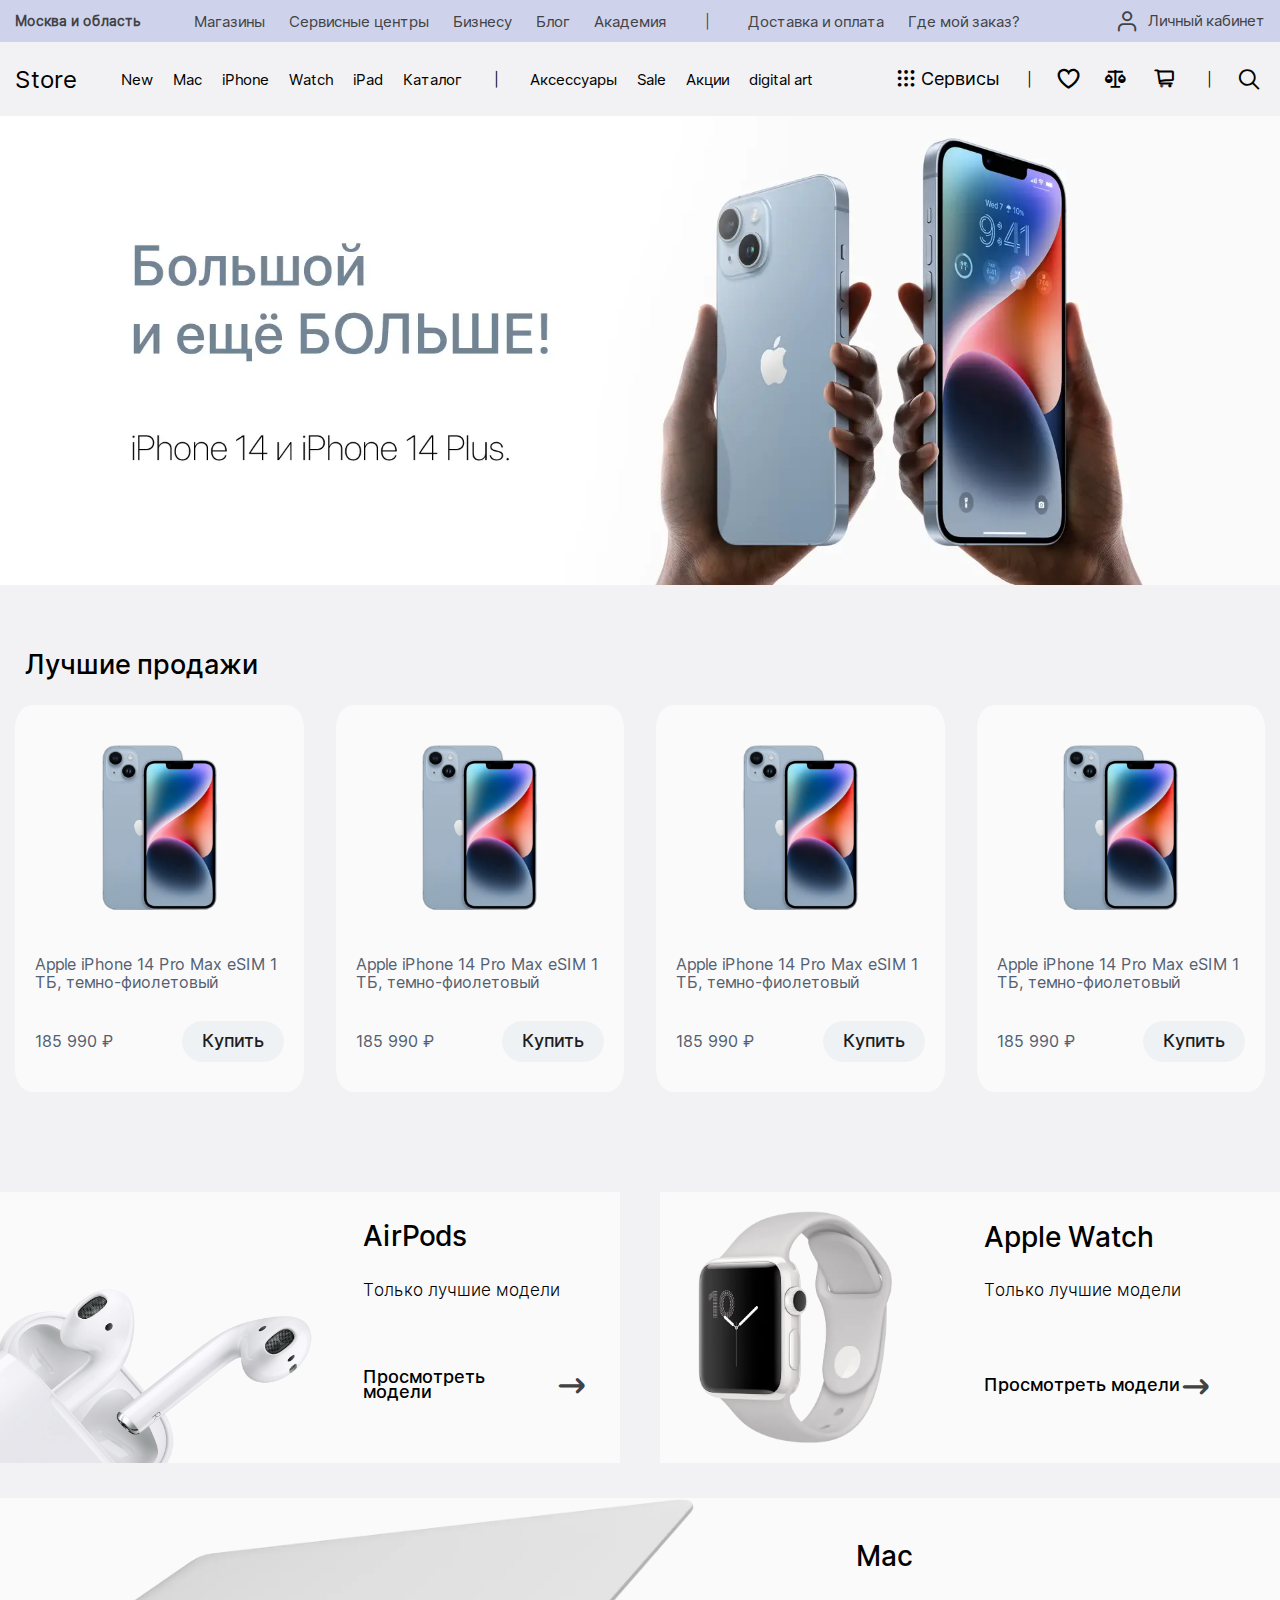
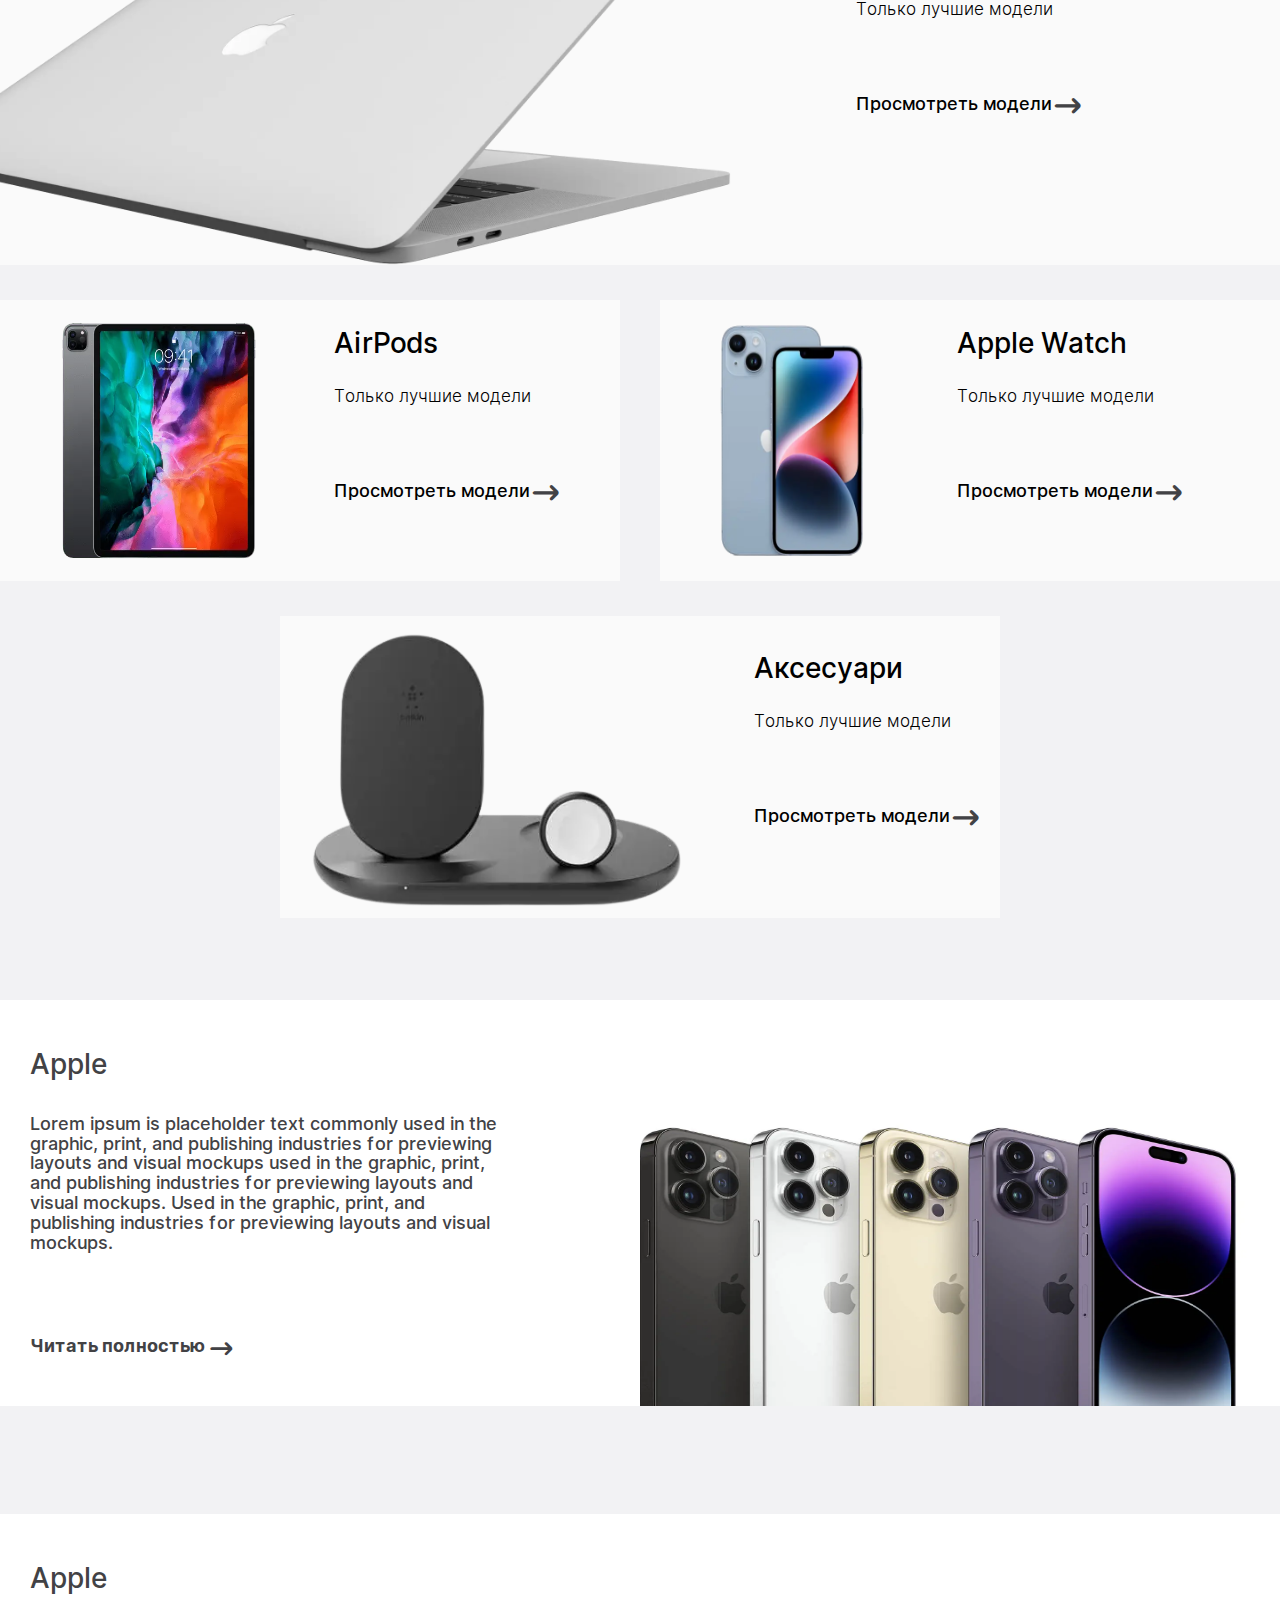
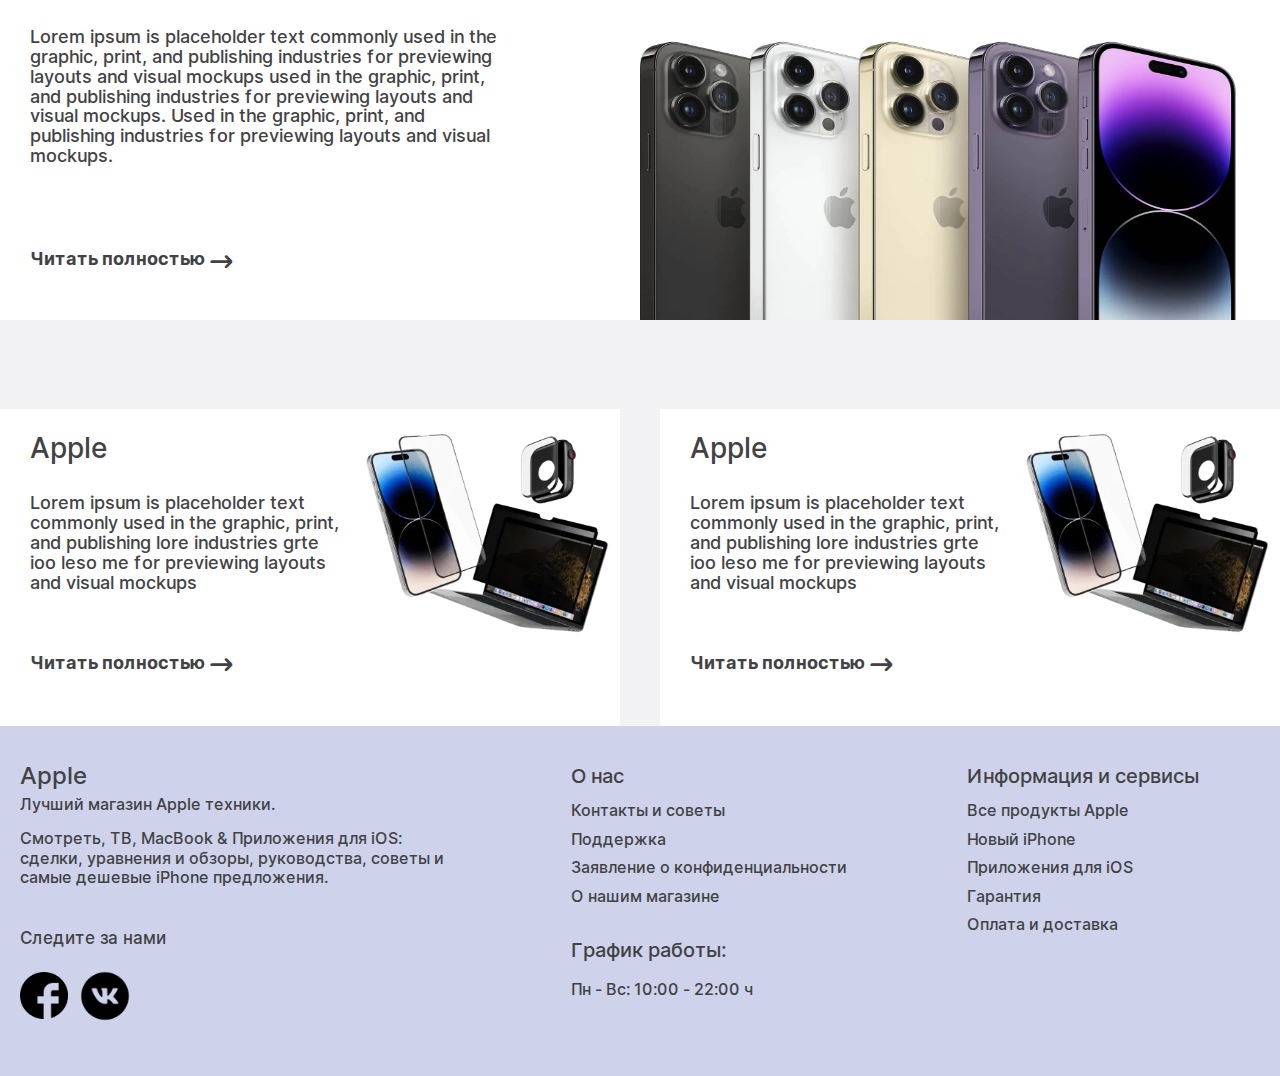
<file: home.html>
<!DOCTYPE html>
<html lang="ru">

<head>
	<title>Главная</title>
	<meta charset="UTF-8">
	<meta name="format-detection" content="telephone=no">
	<link rel="stylesheet" href="css/style.min.css?_v=20230911070635">
	<link rel="shortcut icon" href="favicon.ico">
	<!-- <meta name="robots" content="noindex, nofollow"> -->
	<meta name="viewport" content="width=device-width, initial-scale=1.0">
</head>

<body>
	<!-- <div class="wrapper"> -->
	<header class="header">
		<div class="header__top top-header">
			<div class="top-header__container">
				<a href="#" class="top-header__location">Москва и область</a>
				<nav class="menu__body">
					<ul class="menu__list">
						<li class="menu__item"><a href="" class="menu__link">Магазины</a></li>
						<li class="menu__item"><a href="" class="menu__link">Сервисные центры</a></li>
						<li class="menu__item"><a href="" class="menu__link">Бизнесу</a></li>
						<li class="menu__item"><a href="" class="menu__link">Блог</a></li>
						<li class="menu__item"><a href="" class="menu__link">Академия</a></li>
						<span class=" menu__ic _icon-ic"></span>
						<li class="menu__item"><a href="" class="menu__link">Доставка и оплата</a></li>
						<li class="menu__item"><a href="" class="menu__link">Где мой заказ?</a></li>
					</ul>
				</nav>
				<div class="top-header__adaptive adaptive-header">
					<div class="adaptive-header__logo"></div>
					<div class="adaptive-header__menu"></div>
				</div>
				<a href="#" data-da=".adaptive-header__menu, 991" class="top-header__user _icon-user"><span>Личный кабинет</span></a>
			</div>
		</div>

		<div class="header__catalog catalog-header">

			<div class="catalog-header__container">
				<div data-da=".adaptive-header__logo, 991" class="catalog-header__logo">Store</div>

				<nav class="catalog-header__menu menu-catalog">
					<ul class="menu-catalog__list">
						<li class="menu-catalog__item"><a href="" class="menu-catalog__link">New</a></li>
						<li class="menu-catalog__item"><a href="" class="menu-catalog__link"> Mac</a></li>
						<li class="menu-catalog__item"><a href="" class="menu-catalog__link">iPhone</a></li>
						<li class="menu-catalog__item"><a href="" class="menu-catalog__link">Watch</a></li>
						<li class="menu-catalog__item"><a href="" class="menu-catalog__link">iPad</a></li>
						<li class="menu-catalog__item"><a href="" class="menu-catalog__link">Каталог</a></li>
						<span class="menu-catalog__ic _icon-ic"></span>
						<li class="menu-catalog__item"><a href="" class="menu-catalog__link">Аксессуары</a></li>
						<li class="menu-catalog__item"><a href="" class="menu-catalog__link">Sale</a></li>
						<li class="menu-catalog__item"><a href="" class="menu-catalog__link">Акции</a></li>
						<li class="menu-catalog__item"><a href="" class="menu-catalog__link">digital art</a></li>

					</ul>

				</nav>
				<div class="catalog-header__actions actions-header">
					<div data-da=".catalog-header__menu, 991" class="actions-header__services _icon-alls">Сервисы</div>
					<span data-da=".adaptive-header__menu, 991" class="actions-header__ic _icon-ic none"></span>
					<!-- <div class="actions-header__local"></div> -->
					<a data-da=".adaptive-header__menu, 991" href="#" class="actions-header__favorite _icon-like"></a>
					<a data-da=".adaptive-header__menu, 991" href="#" class="actions-header__scales _icon-scales"></a>
					<button data-da=".adaptive-header__menu, 991" class="actions-header__cart _icon-cart"></button>
					<span data-da=".adaptive-header__menu, 991" class="actions-header__ic _icon-ic"></span>
					<a data-da=".adaptive-header__menu, 991" href="#" class="actions-header__search _icon-search"></a>
				</div>
			</div>
		</div>


	</header>
	<main class="page page_home">
		<section class="page__main-slider main-slider">

			<div class="main-slider__slider">
				<picture><source srcset="img/sliders/apple1.webp" type="image/webp"><img class="main-slider__prodec" src="img/sliders/apple1.jpg?_v=1694405195695" alt=""></picture>
				<picture><source srcset="img/sliders/mibil.webp" type="image/webp"><img class="main-slider__mobil" src="img/sliders/mibil.png?_v=1694405195695" alt=""></picture>
			</div>

		</section>

		<section class="page__catalog-cards catalog-cards">
			<div class="catalog-cards__container">
				<h2 class="catalog-cards__title">Лучшие продажи</h2>
				<div class="catalog-cards__cards">
					<div class="catalog-cards__card">
						<a href="" class="catalog-cards__img"><picture><source srcset="img/card/iphone_card.webp" type="image/webp"><img src="img/card/iphone_card.png?_v=1694405195695" alt=""></picture></a>
						<h3 class="catalog-cards__subTitle">
							<a href="" class="catalog-cards__link-subTitle">Apple iPhone 14 Pro Max eSIM 1 ТБ, темно-фиолетовый</a>
						</h3>
						<div class="catalog-cards__footer">
							<div class="catalog-cards__price">185 990 ₽</div>
							<button class="catalog-cards__buy">Купить</button>
						</div>
					</div>
					<div class="catalog-cards__card">
						<a href="" class="catalog-cards__img"><picture><source srcset="img/card/iphone_card.webp" type="image/webp"><img src="img/card/iphone_card.png?_v=1694405195695" alt=""></picture></a>
						<h3 class="catalog-cards__subTitle">
							<a href="" class="catalog-cards__link-subTitle">Apple iPhone 14 Pro Max eSIM 1 ТБ, темно-фиолетовый</a>
						</h3>
						<div class="catalog-cards__footer">
							<div class="catalog-cards__price">185 990 ₽</div>
							<button class="catalog-cards__buy">Купить</button>
						</div>
					</div>
					<div class="catalog-cards__card">
						<a href="" class="catalog-cards__img"><picture><source srcset="img/card/iphone_card.webp" type="image/webp"><img src="img/card/iphone_card.png?_v=1694405195695" alt=""></picture></a>
						<h3 class="catalog-cards__subTitle">
							<a href="" class="catalog-cards__link-subTitle">Apple iPhone 14 Pro Max eSIM 1 ТБ, темно-фиолетовый</a>
						</h3>
						<div class="catalog-cards__footer">
							<div class="catalog-cards__price">185 990 ₽</div>
							<button class="catalog-cards__buy">Купить</button>
						</div>
					</div>
					<div class="catalog-cards__card">
						<a href="" class="catalog-cards__img"><picture><source srcset="img/card/iphone_card.webp" type="image/webp"><img src="img/card/iphone_card.png?_v=1694405195695" alt=""></picture></a>
						<h3 class="catalog-cards__subTitle">
							<a href="" class="catalog-cards__link-subTitle">Apple iPhone 14 Pro Max eSIM 1 ТБ, темно-фиолетовый</a>
						</h3>
						<div class="catalog-cards__footer">
							<div class="catalog-cards__price">185 990 ₽</div>
							<button class="catalog-cards__buy">Купить</button>
						</div>
					</div>
				</div>

			</div>
		</section>

		<section class="page__catalog-goods catalog-goods">
			<div class="catalog-goods__block">
				<div class="catalog-goods__airpods goods-airpods  goods-adaptive">
					<div class="goods-airpods__img"><picture><source srcset="img/catalog-goods/airpods.webp" type="image/webp"><img src="img/catalog-goods/airpods.png?_v=1694405195695" alt=""></picture></div>
					<div class="goods-airpods__img-mobile"><picture><source srcset="img/catalog-goods/airpods-mobile.webp" type="image/webp"><img src="img/catalog-goods/airpods-mobile.png?_v=1694405195695" alt=""></picture></div>
					<div class="goods-airpods__info">
						<div class="goods-airpods__title title">AirPods</div>
						<div class="goods-airpods__text text">Только лучшие модели</div>
						<a href="" class="goods-airpods__models models _icon-arrow">Просмотреть модели</a>
					</div>
				</div>
				<div class="catalog-goods__watch goods-watch goods-adaptive">
					<div class="goods-watch__img"><picture><source srcset="img/catalog-goods/apple_watch.webp" type="image/webp"><img src="img/catalog-goods/apple_watch.png?_v=1694405195695" alt=""></picture></div>
					<div class="goods-watch__info">
						<div class="goods-watch__title title">Apple Watch</div>
						<div class="goods-watch__text text">Только лучшие модели</div>
						<a href="" class="goods-watch__models models _icon-arrow">Просмотреть модели</a>
					</div>
				</div>

			</div>
			<div class="catalog-goods__mac goods-mac goods-adaptive">
				<div class="goods-mac__img"><picture><source srcset="img/catalog-goods/mac.webp" type="image/webp"><img src="img/catalog-goods/mac.png?_v=1694405195695" alt=""></picture></div>
				<div class="goods-mac__info">
					<div class="goods-mac__title ">Mac</div>
					<div class="goods-mac__text ">Только лучшие модели</div>
					<a href="" class="goods-mac__models  _icon-arrow">Просмотреть модели</a>
				</div>
			</div>

			<div class="catalog-goods__block">
				<div class="catalog-goods__ipad goods-ipad goods-adaptive">
					<div class="goods-ipad__img"><picture><source srcset="img/catalog-goods/ipad.webp" type="image/webp"><img src="img/catalog-goods/ipad.png?_v=1694405195695" alt=""></picture></div>
					<div class="goods-ipad__info">
						<div class="goods-ipad__title title">AirPods</div>
						<div class="goods-ipad__text text">Только лучшие модели</div>
						<a href="" class="goods-ipad__models models _icon-arrow">Просмотреть модели</a>
					</div>
				</div>
				<div class="catalog-goods__apple goods-apple goods-adaptive">
					<div class="goods-apple__img"><picture><source srcset="img/catalog-goods/iphone_card.webp" type="image/webp"><img src="img/catalog-goods/iphone_card.png?_v=1694405195695" alt=""></picture></div>
					<div class="goods-apple__info">
						<div class="goods-apple__title title">Apple Watch</div>
						<div class="goods-apple__text text">Только лучшие модели</div>
						<a href="" class="goods-apple__models models _icon-arrow">Просмотреть модели</a>
					</div>
				</div>

			</div>
			<div class="catalog-goods__position">
				<div class="catalog-goods__accessories goods-accessories goods-adaptive">
					<div class="goods-accessories__img"><picture><source srcset="img/catalog-goods/acsesuars.webp" type="image/webp"><img src="img/catalog-goods/acsesuars.png?_v=1694405195695" alt=""></picture></div>
					<div class="goods-accessories__info">
						<div class="goods-accessories__title title">Аксесуари</div>
						<div class="goods-accessories__text text">Только лучшие модели</div>
						<a href="" class="goods-accessories__models models _icon-arrow">Просмотреть модели</a>
					</div>
				</div>
			</div>
		</section>

		<section class="page__main-news main-news">
			<div class="main-news__card-column card-column">
				<div class="card-column__item">
					<div class="card-column__img"><picture><source srcset="img/news/apples.webp" type="image/webp"><img src="img/news/apples.jpg?_v=1694405195695" alt=""></picture></div>

					<div class="card-column__container">
						<div class="card-column__info info-column">
							<div class="info-column__title">Apple</div>
							<div class="info-column__text">Lorem ipsum is placeholder text commonly
								used in the graphic, print, and publishing industries
								for previewing layouts and visual mockups
								used in the graphic, print, and publishing industries
								for previewing layouts and visual mockups.

								Used in the graphic, print, and publishing industries
								for previewing layouts and visual mockups.</div>
							<a href="#" class="info-column__link _icon-arrow">Читать полностью</a>
						</div>
					</div>
				</div>
				<div class="card-column__item item-adapt">
					<div class="card-column__img"><picture><source srcset="img/news/apples.webp" type="image/webp"><img src="img/news/apples.jpg?_v=1694405195695" alt=""></picture></div>

					<div class="card-column__container">
						<div class="card-column__info info-column">
							<div class="info-column__title">Apple</div>
							<div class="info-column__text">Lorem ipsum is placeholder text commonly
								used in the graphic, print, and publishing industries
								for previewing layouts and visual mockups
								used in the graphic, print, and publishing industries
								for previewing layouts and visual mockups.

								Used in the graphic, print, and publishing industries
								for previewing layouts and visual mockups.</div>
							<a href="#" class="info-column__link _icon-arrow">Читать полностью</a>
						</div>
					</div>
				</div>
			</div>
			<div class="main-news__card-rows card-rows">

				<div class="card-rows__item">
					<div class="card-rows__container">
						<div class="card-rows__img"><picture><source srcset="img/news/apple_news_mini.webp" type="image/webp"><img src="img/news/apple_news_mini.png?_v=1694405195695" alt=""></picture></div>

						<div class="card-rows__info info-rows">
							<div class="info-rows__title">Apple</div>
							<div class="info-rows__text">Lorem ipsum is
								placeholder text
								commonly
								used in the graphic,
								print, and publishing lore
								industries grte ioo leso me
								for previewing layouts
								and visual mockups
							</div>
							<a href="#" class="info-rows__link _icon-arrow">Читать полностью</a>
						</div>
					</div>
				</div>


				<div class="card-rows__item ">
					<div class="card-rows__container ">
						<div class="card-rows__img position-item-img"><picture><source srcset="img/news/apple_news_mini.webp" type="image/webp"><img src="img/news/apple_news_mini.png?_v=1694405195695" alt=""></picture></div>

						<div class="card-rows__info info-rows position-item">
							<div class="info-rows__title">Apple</div>
							<div class="info-rows__text">Lorem ipsum is
								placeholder text
								commonly
								used in the graphic,
								print, and publishing lore
								industries grte ioo leso me
								for previewing layouts
								and visual mockups
							</div>
							<a href="#" class="info-rows__link _icon-arrow">Читать полностью</a>
						</div>
					</div>
				</div>

			</div>
			</div>
		</section>
		<!-- <div class="header__sweet sweet-header">
				</div>
				<section>
				<div class="page__main-block main-block">
					<div class="main-block__container">
						<div data-da=".main-block__titles, 635" class="main-block__titlea olo"></div>
						<div class="main-block__body">
							<div class="main-block__up">
							<div class="main-block__alons">
						<h1 data-da=".main-block__titlea,888" class="main-block__title lol">Производство железобетонных конструкций для промышленных объектов</h1>
						<h1 class="main-block__titles"></h1>
						<div class="main-block__text">Компания чётко ориентируется на рынке, ассортимент продукции постоянно расширяется, при этом качество продукции только растет. Все это отражается на ценовой политике и позволяет поддерживать ее на низком уровне</div>
						<div class="main-block__buttons">
							<a href="" class="main-block__button main-block__button_orange">Подробнее</a>
							<a href="" class="main-block__button main-block__button_border">Заказать</a>
						</div>
					</div>
				</div>
					<div class="main-block__images">
						<img src="img/008 3.png?_v=1694405195695" alt="cover">
					</div>
				</div>
				</div>
				</div>
			</section>

			<section class="page__catalog-cards catalog-cards">
				<div class="catalog-cards__container">
					<div class="catalog-cards__title">Наш каталог</div>
				
		

					<div class="catalog-cards__item item-catalog-colons">
					<div class="item-catalog-cards">
						<div class="item-catalog-cards__image">
							<picture><source srcset="img/product-card/image.webp" type="image/webp"><img src="img/product-card/image.png?_v=1694405195695" alt="Будівельні Лотки"></picture>
						</div>
						<div class="item-catalog-cards__body">
						
							<h3 class="item-catalog-cards__title-item">Лоток Л 20.5 (УБК-2А)</h3>
							<p class="item-catalog-cards__text-item">Д/Ш/В 3080х2060х580 мм
								Вес 0,175 т  |  Объём 0,07 м3</p>
								<span class="item-catalog-cards__price-item">15 200 Р/шт</span>

								<div class="item-catalog-cards__button _buttons">
								<button class="item-catalog-cards__add-to-cart">В корзину</button>
							</div>		
					</div>
					</div>


					<div class="item-catalog-cards">
						<div class="item-catalog-cards__image">
							<picture><source srcset="img/product-card/image.webp" type="image/webp"><img src="img/product-card/image.png?_v=1694405195695" alt="Будівельні Лотки"></picture>
						</div>
						<div class="item-catalog-cards__body">
						
							<h3 class="item-catalog-cards__title-item">Лоток Л 20.5 (УБК-2А)</h3>
							<p class="item-catalog-cards__text-item">Д/Ш/В 3080х2060х580 мм
								Вес 0,175 т  |  Объём 0,07 м3</p>
								<span class="item-catalog-cards__price-item">15 200 Р/шт</span>

								<div class="item-catalog-cards__button">
								<button class="item-catalog-cards__add-to-cart">В корзину</button>
							</div>		
					</div>
					</div>
				

				
					<div class="item-catalog-cards">
						<div class="item-catalog-cards__image">
							<picture><source srcset="img/product-card/image.webp" type="image/webp"><img src="img/product-card/image.png?_v=1694405195695" alt="Будівельні Лотки"></picture>
						</div>
						<div class="item-catalog-cards__body">
						
							<h3 class="item-catalog-cards__title-item">Лоток Л 20.5 (УБК-2А)</h3>
							<p class="item-catalog-cards__text-item">Д/Ш/В 3080х2060х580 мм
								Вес 0,175 т  |  Объём 0,07 м3</p>
								<span class="item-catalog-cards__price-item">15 200 Р/шт</span>

								<div class="item-catalog-cards__button">
								<button class="item-catalog-cards__add-to-cart">В корзину</button>
							</div>		
					</div>
					</div>
				

				
					<div class="item-catalog-cards">
						<div class="item-catalog-cards__image">
							<picture><source srcset="img/product-card/image.webp" type="image/webp"><img src="img/product-card/image.png?_v=1694405195695" alt="Будівельні Лотки"></picture>
						</div>
						<div class="item-catalog-cards__body">
						
							<h3 class="item-catalog-cards__title-item">Лоток Л 20.5 (УБК-2А)</h3>
							<p class="item-catalog-cards__text-item">Д/Ш/В 3080х2060х580 мм
								Вес 0,175 т  |  Объём 0,07 м3</p>
								<span class="item-catalog-cards__price-item">15 200 Р/шт</span>

								<div class="item-catalog-cards__button">
								<button class="item-catalog-cards__add-to-cart">В корзину</button>
							</div>		
					</div>
					</div>


					<div class="item-catalog-cards">
						<div class="item-catalog-cards__image">
							<picture><source srcset="img/product-card/image.webp" type="image/webp"><img src="img/product-card/image.png?_v=1694405195695" alt="Будівельні Лотки"></picture>
						</div>
						<div class="item-catalog-cards__body">
						
							<h3 class="item-catalog-cards__title-item">Лоток Л 20.5 (УБК-2А)</h3>
							<p class="item-catalog-cards__text-item">Д/Ш/В 3080х2060х580 мм
								Вес 0,175 т  |  Объём 0,07 м3</p>
								<span class="item-catalog-cards__price-item">15 200 Р/шт</span>

								<div class="item-catalog-cards__button">
								<button class="item-catalog-cards__add-to-cart">В корзину</button>
							</div>		
					</div>
					</div>


					<div class="item-catalog-cards">
						<div class="item-catalog-cards__image">
							<picture><source srcset="img/product-card/image.webp" type="image/webp"><img src="img/product-card/image.png?_v=1694405195695" alt="Будівельні Лотки"></picture>
						</div>
						<div class="item-catalog-cards__body">
						
							<h3 class="item-catalog-cards__title-item">Лоток Л 20.5 (УБК-2А)</h3>
							<p class="item-catalog-cards__text-item">Д/Ш/В 3080х2060х580 мм
								Вес 0,175 т  |  Объём 0,07 м3</p>
								<span class="item-catalog-cards__price-item">15 200 Р/шт</span>

								<div class="item-catalog-cards__button">
								<button class="item-catalog-cards__add-to-cart">В корзину</button>
							</div>		
					</div>
					</div>


					<div class="item-catalog-cards">
						<div class="item-catalog-cards__image">
							<picture><source srcset="img/product-card/image.webp" type="image/webp"><img src="img/product-card/image.png?_v=1694405195695" alt=""></picture>
						</div>
						<div class="item-catalog-cards__body">
						
							<h3 class="item-catalog-cards__title-item">Лоток Л 20.5 (УБК-2А)</h3>
							<p class="item-catalog-cards__text-item">Д/Ш/В 3080х2060х580 мм
								Вес 0,175 т  |  Объём 0,07 м3</p>
								<span class="item-catalog-cards__price-item">15 200 Р/шт</span>

								<div class="item-catalog-cards__button">
								<button class="item-catalog-cards__add-to-cart">В корзину</button>
							</div>		
					</div>
					</div>

					<div class="item-catalog-cards">
						<div class="item-catalog-cards__image">
							<picture><source srcset="img/product-card/image.webp" type="image/webp"><img src="img/product-card/image.png?_v=1694405195695" alt=""></picture>
						</div>
						<div class="item-catalog-cards__body">
						
							<h3 class="item-catalog-cards__title-item">Лоток Л 20.5 (УБК-2А)</h3>
							<p class="item-catalog-cards__text-item">Д/Ш/В 3080х2060х580 мм
								Вес 0,175 т  |  Объём 0,07 м3</p>
								<span class="item-catalog-cards__price-item">15 200 Р/шт</span>

								<div class="item-catalog-cards__button">
								<button class="item-catalog-cards__add-to-cart">В корзину</button>
							</div>		
					</div>
					</div>
				</div>
				<div class="catalog-cards__catalog-whole catalog-whole">
					<button class="catalog-whole__text _icon-catalog-whole">Весь Каталог</button>
					
				</div>
					</div>
				</div>

			</section>

			<section class="page__info-production production-info">
				<div class="production-info__container">
					<div class="production-info__title">О производстве</div>

					<div class="production-info__shadow"></div>

					<div class="production-info__item item-production-colons">
						<div class="item-production-card-one">
							<div class="item-production-card-one__text text-up">
								<p>Наш завод ЖБИ основан в 2015 годуВ самом начале мы научились продавать и организовывать логистику для потребителей железобетонных изделий. Затем мы пошли дальше. Что бы ни утонуть в современном, быстроменяющемся рынке ЖБИ изделий,где вытесняются посредники государственными структурами и пожеланиями потребителей, коллективом ООО «ЗДСК» принято решение,об организации производства ЖБИ изделий.</p>
							</div>
						</div>

						<div class="item-production-card">
							<div class="item-production-card__image-one">
								<picture><source srcset="img/production/image-one.webp" type="image/webp"><img src="img/production/image-one.png?_v=1694405195695" alt=""></picture>
							</div>
						</div>
					

					<div class="item-production-card-two">
						<div class="item-production-card-two__image-two">
							<picture><source srcset="img/production/image-two.webp" type="image/webp"><img src="img/production/image-two.png?_v=1694405195695" alt=""></picture>
						</div>
					</div>

					<div class="item-production-card-there">
						<div class="item-production-card-there__text text-up">
							<p class="item-production-card-there__parag">Производственные площади разместились в пригороде Екатеринбурга, где на сегодняшний день и продолжается производственный процесс.</p>

							<p>Компания четко ориентируется на рынке, ассортимент продукции расширяется, при этом качество продукции только растёт.</p>
						</div>
					</div>

					<div class="item-production-card-for">
						<div class="item-production-card-for__text text-up">
							<p>Все это отражается на ценовой политике и позволяет поддерживать ее на достаточно низком уровне. В 2018 году было принято решение о закупке нового оборудования EDIL STAMPI, KFPK PP, HANGCHA. Что позволило нашему заводу производить железобетонные изделия в больших объемах. Новейшие технологические разработки позволяют выпускать продукцию высочайшего качества, которая полностью соответствует как российским, так и зарубежным стандартам.</p>
						</div>
					</div>

					<div class="item-production-card-fur">
						<div class="item-production-card-fur__image-fur">
							<picture><source srcset="img/production/image-there.webp" type="image/webp"><img src="img/production/image-there.png?_v=1694405195695" alt=""></picture>
						</div>
					</div>
				</div>
				</div>
			</section>

			<section class="page__info-advantage advantage-info">
				<div class="advantage-info__container">
					<div class="advantage-info__title">Наши преимущества</div>

					<div class="advantage-info__colons advantage-info-colons">
						<div class="advantage-info-colons__item">
							<div class="advantage-info-colons__icons _icon-turbo"></div>

							<div class="advantage-info-colons__body">
							<h3 class="advantage-info-colons__header">Эффективная<br> ЛОГИСТИКА</h3>
							<p class="advantage-info-colons__text">Готовы организовать поставку ЖБИ на ваши строительные объекты автомобильным или железнодорожным транспортом, для перевозок используем свой автотранспорт, что существенно сокращает стоимость доставки продукци</p>
						</div>

						</div>

						<div class="advantage-info-colons__item">
							<div class="advantage-info-colons__icons _icon-reliability"></div>

							<div class="advantage-info-colons__body">
							<h3 class="advantage-info-colons__header">НАДЁЖНОСТЬИ<br> ОПЫТ</h3>
							<p class="advantage-info-colons__text">Наш завод ЖБИ работает на строительном рынке уже более пяти лет. За это время мы честным трудом заработали свое доброе имя и деловую репутацию, которыми дорожит каждый сотрудник компании. За эти годы наш коллектив накопил ценнейшие знания, которые теперь используются на благо ваших интересов.</p>
						</div>

						</div>

						<div class="advantage-info-colons__item">
							<div class="advantage-info-colons__icons _icon-finance"></div>

							<div class="advantage-info-colons__body">
							<h3 class="advantage-info-colons__header">ГИБКИЕ ФИНАНСОВЫЕ <br> УСЛОВИЯ</h3>
							<p class="advantage-info-colons__text">Мы дорожим каждым клиентом, с пониманием относимся к потребностям и возможностям заказчика при определении условий сотрудничества. Менеджеры компании всегда готовы сделать сотрудничество обоюдовыгодным.</p>
						</div>

						</div>

						<div class="advantage-info-colons__item">
							<div class="advantage-info-colons__icons _icon-frame"></div>

							<div class="advantage-info-colons__body">
							<h3 class="advantage-info-colons__header">КАЧЕСТВО<br> ПРОДУКЦИИ</h3>
							<p class="advantage-info-colons__text">Вся продукция нашего завода ЖБИ строго соответствует требованиям ГОСТ. Мы тщательно отбираем поставщиков сырья для нашего производства. В штате компании работают только опытные специалисты, что обеспечивает профессиональный и внимательный контроль качества продукции на всех этапах производства.</p>
						</div>

						</div>

						<div class="advantage-info-colons__item">
							<div class="advantage-info-colons__icons _icon-order"></div>

							<div class="advantage-info-colons__body">
							<h3 class="advantage-info-colons__header">ИНДИВИДУАЛЬНЫЙ<br>  ЗАКАЗ</h3>
							<p class="advantage-info-colons__text">Наличие современного оборудования, собственный металлоцех, паровые камеры, цех изготовления бетонной смеси и  специалисты. Мы готовы поставить железобетонные изделия любой сложности, возьмемся за изготовление нестандартных изделий по вашим чертежам и проектам.</p>
						</div>

						</div>

					</div>
				</div>
			</section>


			<section class="page__news-slider news-slider">
				<div class="news-slider__container">
					<div class="news-slider__header">
						<h2 class="news-slider__title">Новости</h2>

					</div>

					<div class="news-slider__slider">
						<div class="news-slider__swiper">
						<div class="news-slider__slide">
							
							<div class="news-card">
							<div class="news-card__image">	<a href="" class="news-card__img"><picture><source srcset="img/news-slider/mask-group.webp" type="image/webp"><img src="img/news-slider/mask-group.png?_v=1694405195695" alt="news"></picture></a></div>

							<div class="news-card__body">
								<h4 class="news-card__title">
									<a href="" class="news-card__link-title">Эксперты в области недвижимости высоко оценили работу «ЗДСК»</a>
								</h4>
								<p class="news-card__text-date">22 февраля 2022</p>
							<div class="news-card__buttons">
								<button type="button" class="news-card__button">Подробнее</button>
							</div>
							</div>
						</div>


						<div class="news-card">
							<div class="news-card__image">	<a href="" class="news-card__img"><picture><source srcset="img/news-slider/mask-group.webp" type="image/webp"><img src="img/news-slider/mask-group.png?_v=1694405195695" alt="news"></picture></a></div>

							<div class="news-card__body">
								<h4 class="news-card__title">
									<a href="" class="news-card__link-title">Эксперты в области недвижимости высоко оценили работу «ЗДСК»</a>
								</h4>
								<p class="news-card__text-date">22 февраля 2022</p>
							<div class="news-card__buttons">
								<button type="button" class="news-card__button">Подробнее</button>
							</div>
							</div>
						</div>


						<div class="news-card">
							<div class="news-card__image">	<a href="" class="news-card__img"><picture><source srcset="img/news-slider/mask-group.webp" type="image/webp"><img src="img/news-slider/mask-group.png?_v=1694405195695" alt="news"></picture></a></div>

							<div class="news-card__body">
								<h4 class="news-card__title">
									<a href="" class="news-card__link-title">Эксперты в области недвижимости высоко оценили работу «ЗДСК»</a>
								</h4>
								<p class="news-card__text-date">22 февраля 2022</p>
							<div class="news-card__buttons">
								<button type="button" class="news-card__button">Подробнее</button>
							</div>
							</div>
						</div>



						<div class="news-card">
							<div class="news-card__image">	<a href="" class="news-card__img"><picture><source srcset="img/news-slider/mask-group.webp" type="image/webp"><img src="img/news-slider/mask-group.png?_v=1694405195695" alt="news"></picture></a></div>

							<div class="news-card__body">
								<h4 class="news-card__title">
									<a href="" class="news-card__link-title">Эксперты в области недвижимости высоко оценили работу «ЗДСК»</a>
								</h4>
								<p class="news-card__text-date">22 февраля 2022</p>
							<div class="news-card__buttons">
								<button type="button" class="news-card__button">Подробнее</button>
							</div>
							</div>
						</div>
					

						<div class="news-card">
							<div class="news-card__image">	<a href="" class="news-card__img"><picture><source srcset="img/news-slider/mask-group.webp" type="image/webp"><img src="img/news-slider/mask-group.png?_v=1694405195695" alt="news"></picture></a></div>

							<div class="news-card__body">
								<h4 class="news-card__title">
									<a href="" class="news-card__link-title">Эксперты в области недвижимости высоко оценили работу «ЗДСК»</a>
								</h4>
								<p class="news-card__text-date">22 февраля 2022</p>
							<div class="news-card__buttons">
								<button type="button" class="news-card__button">Подробнее</button>
							</div>
							</div>
						</div>






						<div class="news-card">
							<div class="news-card__image">	<a href="" class="news-card__img"><picture><source srcset="img/news-slider/mask-group.webp" type="image/webp"><img src="img/news-slider/mask-group.png?_v=1694405195695" alt="news"></picture></a></div>

							<div class="news-card__body">
								<h4 class="news-card__title">
									<a href="" class="news-card__link-title">Эксперты в области недвижимости высоко оценили работу «ЗДСК»</a>
								</h4>
								<p class="news-card__text-date">22 февраля 2022</p>
							<div class="news-card__buttons">
								<button type="button" class="news-card__button">Подробнее</button>
							</div>
							</div>
						</div>





						<div class="news-card">
							<div class="news-card__image">	<a href="" class="news-card__img"><picture><source srcset="img/news-slider/mask-group.webp" type="image/webp"><img src="img/news-slider/mask-group.png?_v=1694405195695" alt="news"></picture></a></div>

							<div class="news-card__body">
								<h4 class="news-card__title">
									<a href="" class="news-card__link-title">Эксперты в области недвижимости высоко оценили работу «ЗДСК»</a>
								</h4>
								<p class="news-card__text-date">22 февраля 2022</p>
							<div class="news-card__buttons">
								<button type="button" class="news-card__button">Подробнее</button>
							</div>
							</div>
						</div>

						</div>
					</div>

				</div>
					<div class="news-slider__all news-all">
						<button class="news-all__button _icon-news-all">Все новости</button>
					</div>
				</div>


				<!-- <div class="news-slider-colons__image"></div>

				<div class="news-slider-colons__header"></div>

				<div class="news-slider-colons__date"></div>

				<div class="news-slider-colons__buttons">
					<button class="news-slider-colons__button"></button>
				</div> -->
		<!-- </section> -->

		<!-- <section class="page__contact-us contact-us"> -->
		<!-- <div class="contact-us__container">
					
					<div class="contact-us__circle circle-contact">
						
						<h1 class="circle-contact__form-title">Связаться с нами</h1>
					
						<div class="circle-contact__form-fields contact-form-fields">

							<div class="contact-form-fields__input-rows ">
								<input autocomplete="off" type="text" name="form[]" data-error="Ошибка" placeholder="Имя" class="contact-form-fields__input-one">

								<input autocomplete="off" type="text" name="form[]" data-error="Ошибка" placeholder="E-mail" class="contact-form-fields__input-two">
							</div>
						
							<div class="contact-form-fields__input input">
								<input autocomplete="off" type="text" name="form[]" data-error="Ошибка" placeholder="Ваше сообщение" class="contact-form-fields__input-three">
							</div>
						</div>

						<div class="circle-contact__form-buttons contact-form-buttons">
							<button class="contact-form-buttons__button _icon-send">Отправить</button>
							<div class="checkbox">
								<input id="c_1" data-error="Ошибка" class="checkbox__input" type="checkbox" value="1" name="form[]">
								<label for="c_1" class="checkbox__label"><span class="checkbox__text">Я согласен <span>с политикой конфиденциальности и использования запрашиваемых данных</span></span></label>
							</div>
						</div>


				</div>
				</div>
			
			 -->
		<!-- </section>  -->

	</main>
	<footer class="footer">
		<section class="footer__navi navi-footer">
			<div class="navi-footer__container">
				<div class="navi-footer__info info-footer">
					<div class="info-footer__title">Apple</div>
					<div class="info-footer__subTitle textStyle">Лучший магазин Apple техники.</div>
					<div class="info-footer__text textStyle">Смотреть, ТВ, MacBook & Приложения для iOS:
						сделки, уравнения и обзоры, руководства,
						советы и самые дешевые iPhone предложения.</div>
					<div class="info-footer__adaptive"></div>
					<div data-da=".info-footer__adaptive, 830" class="info-footer__social social-footer">
						<div class="social-footer__title textStyle">Следите за нами </div>
						<div class="social-footer__soc">
							<div class="social-footer__facebook"><picture><source srcset="img/footer/facebok.webp" type="image/webp"><img src="img/footer/facebok.png?_v=1694405195695" alt=""></picture></div>
							<div class="social-footer__vkontake"><picture><source srcset="img/footer/vkontakte.webp" type="image/webp"><img src="img/footer/vkontakte.png?_v=1694405195695" alt=""></picture></div>
						</div>
					</div>
				</div>
				<div class="navi-footer__position">
					<!-- MOBILE -->
					<div class="navi-footer__mobile mobile-footer">
						<div data-spollers="830" class="mobile-footer__spollers spollers-aboutUs">
							<div class="spollers-aboutUs__item">
								<button type="button" data-spoller class="spollers-aboutUs__title"></button>
								<div class="spollers-aboutUs__body"></div>
							</div>
						</div>

						<div class="navi-footer__mobile mobile-footer">
							<div data-spollers="830" class="mobile-footer__spollers spollers-siteInformation">
								<div class="spollers-siteInformation__item">
									<button type="button" data-spoller class="spollers-siteInformation__title"></button>
									<div class="spollers-siteInformation__body"></div>
								</div>
							</div>
						</div>
					</div>
					<!-- MOBILE -->
					<div class="navi-footer__aboutUs aboutUs-footer">
						<div data-da=".spollers-aboutUs__title, 830" class="aboutUs-footer__title">О нас</div>
						<nav class="aboutUs-footer__menu">
							<ul data-da=".spollers-aboutUs__body, 830" class="aboutUs-footer__list mobile-list">
								<li class="aboutUs-footer__item"><a href="#" class="aboutUs-footer__link textStyle">Контакты и советы</a></li>
								<li class="aboutUs-footer__item"><a href="#" class="aboutUs-footer__link textStyle">Поддержка</a></li>
								<li class="aboutUs-footer__item"><a href="#" class="aboutUs-footer__link textStyle">Заявление о конфиденциальности</a></li>
								<li class="aboutUs-footer__item"><a href="#" class="aboutUs-footer__link textStyle">О нашим магазине</a></li>
							</ul>
						</nav>
						<div data-da=".info-footer__adaptive, 830" class="aboutUs-footer__schedule schedule-footer">
							<div class="schedule-footer__title">График работы:</div>
							<div class="schedule-footer__text textStyle"> Пн - Вс: 10:00 - 22:00 ч</div>
						</div>

					</div>
					<div class="navi-footer__siteInformation siteInformation-footer">
						<div data-da=".spollers-siteInformation__title, 830" class="siteInformation-footer__title">Информация и сервисы</div>
						<nav data-da=".spollers-siteInformation__body, 830" class="siteInformation-footer__menu">
							<ul class="siteInformation-footer__list mobile-list">
								<li class="siteInformation-footer__item"><a href="" class="siteInformation-footer__link textStyle">Все продукты Apple</a></li>
								<li class="siteInformation-footer__item"><a href="" class="siteInformation-footer__link textStyle">Новый iPhone</a></li>
								<li class="siteInformation-footer__item"><a href="" class="siteInformation-footer__link textStyle">Приложения для iOS</a></li>
								<li class="siteInformation-footer__item"><a href="" class="siteInformation-footer__link textStyle">Гарантия</a></li>
								<li class="siteInformation-footer__item"><a href="" class="siteInformation-footer__link textStyle">Оплата и доставка</a></li>
							</ul>
						</nav>
					</div>
				</div>

			</div>
		</section>
		<!-- <section class="footer__navi navi-footer">
        <div class="navi-footer__container">

            <div class="navi-footer__logotyp logotyp-navi-footer">
            <div class="logotyp-navi-footer__logo">
                <picture><source srcset="img/footer/logo1.webp" type="image/webp"><img src="img/footer/logo1.png?_v=1694405195695" alt=""></picture>
            </div>
            <div class="logotyp-navi-footer__title">ЗДСК</div>
            <div class="logotyp-navi-footer__text">Производство <br>железобетонных <br>конструкций</div>
            </div>
            
            <div class="navi-footer__search">
                <form action="#" class="search-footer">
                    <button type="submit" class="search-footer__button _icon-search"></button>
                    <input autocomplete="off" type="text" name="form[]" data-error="Ошибка" placeholder="Поиск" class="search-footer__input" id="placeholder">
                </form>
            </div>
        </div>
    </section>

    <div class="footer__body body-footer">
    <div class="body-footer__container">
        <div class="body-footer__main main-body-footer">
            <div class="main-body-footer__menu">
                <nav class="main-body-footer__menu menu-footer">
                    <ul class="menu-footer__list">
                        <li class="menu-footer__item"><a href="" class="menu-footer__link"><div class="menu-catalog__icon _icon-catalog"></div>Каталог</a></li>                              
                        <li data-da=".menu-info-adaptiv__list, 500" class="menu-footer__item"><a href="" class="menu-footer__link">О производстве</a></li>
                        <li data-da=".menu-info-adaptiv__list, 845" class="menu-footer__item"><a href="" class="menu-footer__link">Новости</a></li>
                        <li data-da=".menu-info-adaptiv__list, 845" class="menu-footer__item"><a href="" class="menu-footer__link">Закупки</a></li>
                        <li class="menu-footer__item"><a href="" class="menu-footer__link">Вакансии</a></li>
                        <li class="menu-footer__item"><a href="" class="menu-footer__link"><div class="menu-catalog__icon _icon-prais none"></div>Прайс</a></li>
                    </ul>
                    
                </nav>
                <div class="main-body-footer__info-products products-info">
                    <div class="products-info__colons">
                        <p>Кольца колодезные
                            Лотки теплотрасс
                            Лотки кабельные
                            Лоток железобетонный ЛК
                            Лоток УБК
                            Плиты покрытия лотков теплотрасс
                            Плиты покрытия коллекторов
                            Плиты покрытия кабельных лотков
                            Днища колодезные
                            </p>
    
                            <p>Аэродромные плиты
                                Вентиляционные блоки
                                Доборные балки
                                Дорожные плиты
                                Дорожные ограждения жби
                                Дорожный бордюр
                                Фундаменты дорожных знаков
                                Железобетонные стойки
                                Заборы ЖБИ</p>
    
                                <p>Плиты укрепления откосов
                                    Прикромочные лотки
                                    Железобетонные фермы
                                    Приставки железобетонные
                                    Ригель железобетонный
                                    Стойки СКЦ
                                    Стойки УСЩ
                                    Телескопические лотки
                                    Труба железобетонная</p>
                    </div>
                    <div class="products-info__menu menu-info-adaptiv">
                        <nav class="menu-info-adaptiv__menu">
                            <ul class="menu-info-adaptiv__list"></ul>
                        </nav>
                    </div>
                </div>
            </div>

    
            
            <div class="main-body-footer__info-call call-info">
                <div class="call-info__border"></div>
                <div class="call-info__colons">
                <div class="call-info__contacs-one">
                <a class="call-info__tell" href="">7 922 20-20-190</a>
                <a class="call-info__email" href="">zdsk.pg@yandex.ru</a>
            </div>
            <div class="call-info__contacs-one">
                <a class="call-info__tell" href="">7 922 18-18-158</a>
                <a class="call-info__email" href="">zdsk87@mail.ru</a>
            </div>

                <div class="call-info__location location-info">
                  
                    <p class="location-info__adress _icon-location">Арамиль Базовая, 2а</p>
        </div>
    </div>
            </div>


             <div class="body-footer__row">
                <div class="body-footer__item item-footer">

                </div>
            </div> -->
		<!-- </div>
    </div>
        </div> -->


		<!-- <div class="footer__policy policy-footer">
        <div class="policy-footer__container">
            <div class="policy-footer__info">
                <p>2020, ЗДСК Производство железобетонных конструкций</p>
            </div>
            <div class="policy-footer__public">
                <p><a href="">Публичная оферта</a></p>
                <p><a href="">Политика конфиденциальности</a></p>
            </div>
        </div>
    </div> -->

		<!-- <div class="footer__information information-footer">
        <div class="information-footer__container">
        <div class="information-footer__info">
            <p>Для сбора информации технического характера мы используем файлы Cookie <br>
                В том числе, мы обрабатываем Ваш IP-адрес, для определения региона местоположения.</p>
        </div>
        <div class="information-footer__develop">
            <p>РАЗРАБОТКА И ПОДДЕРЖКА <span>«СИТИС»</span></p>
            <picture><source srcset="img/footer/sitius.webp" type="image/webp"><img src="img/footer/sitius.png?_v=1694405195695" alt=""></picture>
        </div>
    </div>
    </div>  -->

	</footer>


	<!-- <nav class="catalog-header__menu menu-catalog">
    <ul class="menu-catalog__list">
        <li class="menu-catalog__item"><a href="" class="menu-catalog__link"><div class="menu-catalog__icon _icon-catalog"></div>Каталог</a></li>                              
        <li class="menu-catalog__item"><a href="" class="menu-catalog__link">О производстве</a></li>
        <li class="menu-catalog__item"><a href="" class="menu-catalog__link">Новости</a></li>
        <li class="menu-catalog__item"><a href="" class="menu-catalog__link">Закупки</a></li>
        <li class="menu-catalog__item"><a href="" class="menu-catalog__link">Вакансии</a></li>
        <li class="menu-catalog__item"><a href="" class="menu-catalog__link"><div class="menu-catalog__icon _icon-prais max"></div>Прайс</a></li>
        <li class="menu-catalog__item"><a href="" class="menu-catalog__link"><div class="menu-catalog__icon _icon-search min"></div>Поиск</a></li>
    </ul>
    
</nav> -->
	<!-- </div> -->
	<!-- <div id="callback" aria-hidden="true" class="popup">
	<div class="popup__wrapper">
		<div class="popup__content">
			<button data-close type="button" class="popup__close">Закрыть</button>
			<div class="popup__text">
				Тут будет форма
			</div>
		</div>
	</div>
</div> -->
	<script src="js/app.min.js?_v=20230911070635"></script>
</body>

</html>
</file>
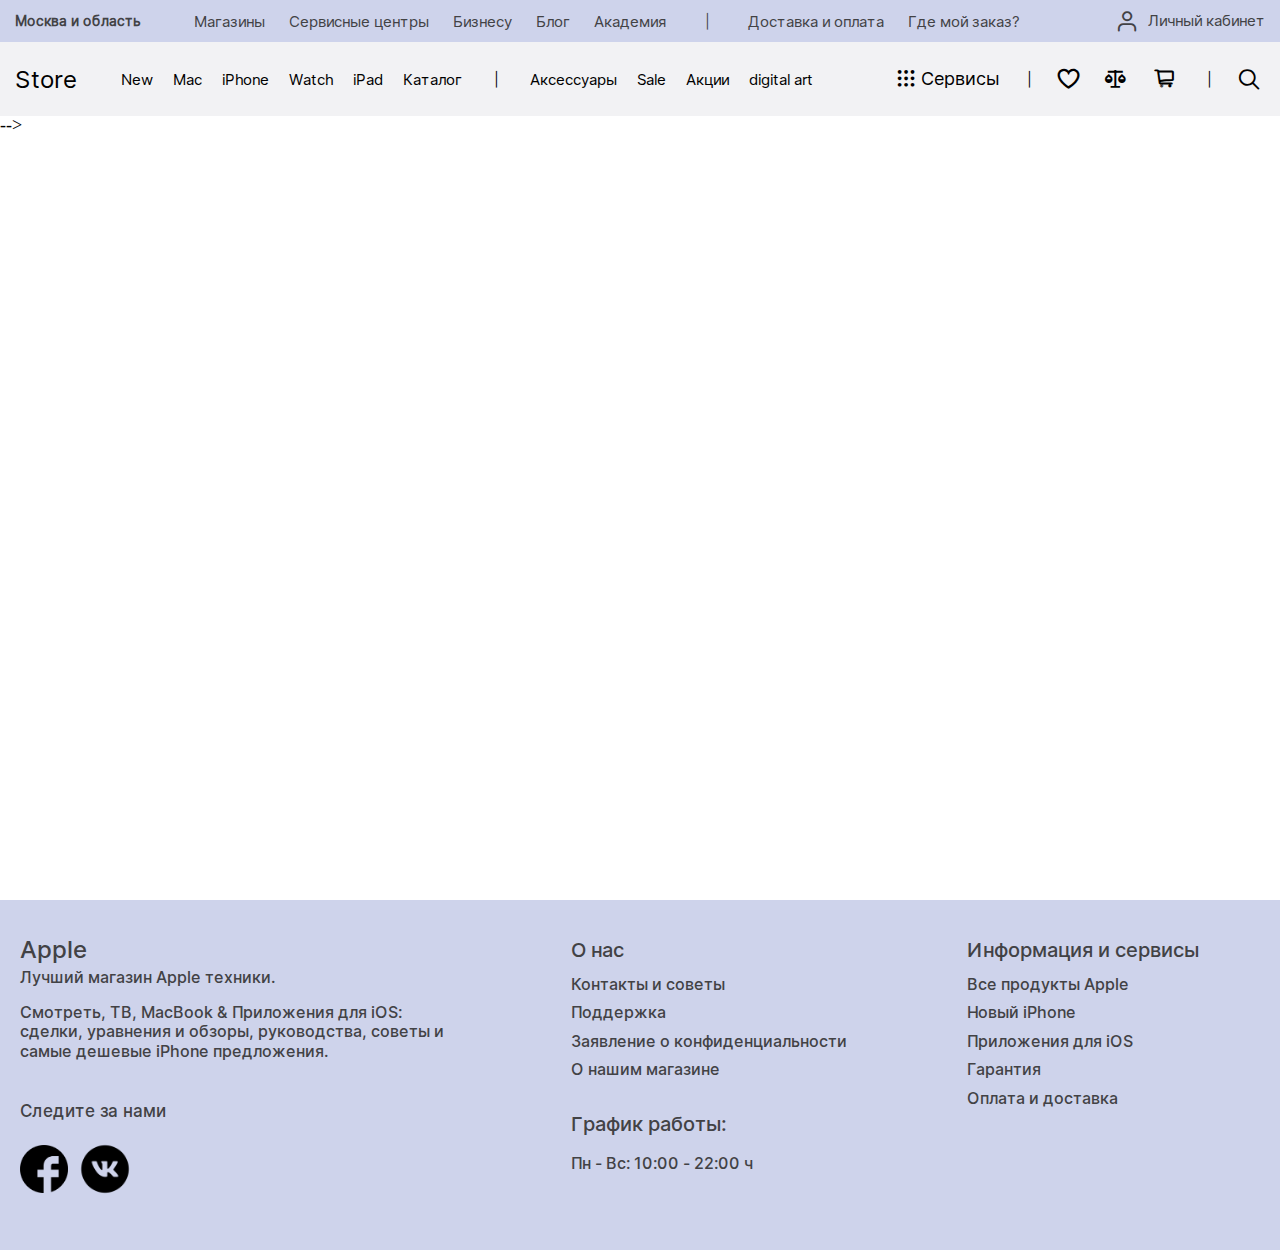
<file: production.html>
<!DOCTYPE html>
<html lang="ru">

<head>
	<title>О производстве</title>
	<meta charset="UTF-8">
	<meta name="format-detection" content="telephone=no">
	<link rel="stylesheet" href="css/style.min.css?_v=20230911070635">
	<link rel="shortcut icon" href="favicon.ico">
	<!-- <meta name="robots" content="noindex, nofollow"> -->
	<meta name="viewport" content="width=device-width, initial-scale=1.0">
</head>

<body>
	</div>
	<div class="wrapper">
		<header class="header">
			<div class="header__top top-header">
				<div class="top-header__container">
					<a href="#" class="top-header__location">Москва и область</a>
					<nav class="menu__body">
						<ul class="menu__list">
							<li class="menu__item"><a href="" class="menu__link">Магазины</a></li>
							<li class="menu__item"><a href="" class="menu__link">Сервисные центры</a></li>
							<li class="menu__item"><a href="" class="menu__link">Бизнесу</a></li>
							<li class="menu__item"><a href="" class="menu__link">Блог</a></li>
							<li class="menu__item"><a href="" class="menu__link">Академия</a></li>
							<span class=" menu__ic _icon-ic"></span>
							<li class="menu__item"><a href="" class="menu__link">Доставка и оплата</a></li>
							<li class="menu__item"><a href="" class="menu__link">Где мой заказ?</a></li>
						</ul>
					</nav>
					<div class="top-header__adaptive adaptive-header">
						<div class="adaptive-header__logo"></div>
						<div class="adaptive-header__menu"></div>
					</div>
					<a href="#" data-da=".adaptive-header__menu, 991" class="top-header__user _icon-user"><span>Личный кабинет</span></a>
				</div>
			</div>

			<div class="header__catalog catalog-header">

				<div class="catalog-header__container">
					<div data-da=".adaptive-header__logo, 991" class="catalog-header__logo">Store</div>

					<nav class="catalog-header__menu menu-catalog">
						<ul class="menu-catalog__list">
							<li class="menu-catalog__item"><a href="" class="menu-catalog__link">New</a></li>
							<li class="menu-catalog__item"><a href="" class="menu-catalog__link"> Mac</a></li>
							<li class="menu-catalog__item"><a href="" class="menu-catalog__link">iPhone</a></li>
							<li class="menu-catalog__item"><a href="" class="menu-catalog__link">Watch</a></li>
							<li class="menu-catalog__item"><a href="" class="menu-catalog__link">iPad</a></li>
							<li class="menu-catalog__item"><a href="" class="menu-catalog__link">Каталог</a></li>
							<span class="menu-catalog__ic _icon-ic"></span>
							<li class="menu-catalog__item"><a href="" class="menu-catalog__link">Аксессуары</a></li>
							<li class="menu-catalog__item"><a href="" class="menu-catalog__link">Sale</a></li>
							<li class="menu-catalog__item"><a href="" class="menu-catalog__link">Акции</a></li>
							<li class="menu-catalog__item"><a href="" class="menu-catalog__link">digital art</a></li>

						</ul>

					</nav>
					<div class="catalog-header__actions actions-header">
						<div data-da=".catalog-header__menu, 991" class="actions-header__services _icon-alls">Сервисы</div>
						<span data-da=".adaptive-header__menu, 991" class="actions-header__ic _icon-ic none"></span>
						<!-- <div class="actions-header__local"></div> -->
						<a data-da=".adaptive-header__menu, 991" href="#" class="actions-header__favorite _icon-like"></a>
						<a data-da=".adaptive-header__menu, 991" href="#" class="actions-header__scales _icon-scales"></a>
						<button data-da=".adaptive-header__menu, 991" class="actions-header__cart _icon-cart"></button>
						<span data-da=".adaptive-header__menu, 991" class="actions-header__ic _icon-ic"></span>
						<a data-da=".adaptive-header__menu, 991" href="#" class="actions-header__search _icon-search"></a>
					</div>
				</div>
			</div>


		</header>
		<!-- <main class="page page-inner">
			<div class="product">
				<div class="product__container">
					<nav class="breadcrumbs">
						<ul class="breadcrumbs__list">
							<li class="breadcrumbs__item">
								<a href="" class="breadcrumbs__link">Главная</a>
							</li>
							<li class="breadcrumbs__list">
								<sapn href="" class="breadcrumbs__current">О производстве</sapn>
							</li>
						</ul>
					</nav>
					<h1 class="product__title">О производстве</h1>

					 <section class="page-news news-page"> 
							<div class="news-page news-block">

							<div class="news-block__card news-block-card">
								<div class="news-block-card__image">	<a href="" class="news-block-card__img"><picture><source srcset="img/products-block/product-news-one.webp" type="image/webp"><img src="img/products-block/product-news-one.jpg?_v=1694405195695" alt="news"></picture></a></div>
	
								<div class="news-block-card__body">
									<h4 class="news-block-card__title">
										<a href="" class="news-block-card__link-title">Производство типовых железобетонных изделий</a>
									</h4>
								<div class="news-block-card__buttons">
									<button type="button" class="news-block-card__button">Подробнее</button>

							</div>
							</div>
							</div>

							<div class="news-block__card news-block-card">
								<div class="news-block-card__image">	<a href="" class="news-block-card__img"><picture><source srcset="img/products-block/product-news-two.webp" type="image/webp"><img src="img/products-block/product-news-two.jpg?_v=1694405195695" alt="news"></picture></a></div>
	
								<div class="news-block-card__body">
									<h4 class="news-block-card__title">
										<a href="" class="news-block-card__link-title">Доставка продукции Ж/Д и авто транспорнтом</a>
									</h4>
								<div class="news-block-card__buttons">
									<button type="button" class="news-block-card__button">Подробнее</button>

							</div>
							</div>
							</div>

							<div class="news-block__card news-block-card">
								<div class="news-block-card__image">	<a href="" class="news-block-card__img"><picture><source srcset="img/products-block/product-news-there.webp" type="image/webp"><img src="img/products-block/product-news-there.jpg?_v=1694405195695" alt="news"></picture></a></div>
	
								<div class="news-block-card__body">
									<h4 class="news-block-card__title">
										<a href="" class="news-block-card__link-title">Производство изделий по индивидуальным чертежам</a>
									</h4>
								<div class="news-block-card__buttons">
									<button type="button" class="news-block-card__button">Подробнее</button>

							</div>
							</div>
							</div>

				</div>
<!-- -------------------------------------------------------------------------------------------------------- -->

		<!-- <section class="slick-slider">
								<h1 class="slick-slider__title">Склад готовой продукции</h1>
								<div class="wrapper"> 
									<div class="image-slider swiper-container"> 

										<div class="swiper-navigation">
										   <div class="swiper-navig"><div class="swiper-button-prev _icon-arrow"></div></div> 
										</div>
										<div class="swiper-navigati">
										   <div class="swiper-navi"><div class="swiper-button-next _icon-arrow"></div></div>
										</div>

									   <div class="image-slider__wrapper swiper-wrapper">
										   <div class="image-slider__slide swiper-slide">
											   <div class="slide-main-block__image">	<a href="" class="slide-main-block__img"><img src="img/sliders/image 101.png?_v=1694405195695" alt="news"></a></div>
									
										   </div>
				   
											<div class="image-slider__slide swiper-slide">
											   <div class="slide-main-block__image">	<a href="" class="slide-main-block__img"><img src="img/sliders/image 102.png?_v=1694405195695" alt="news"></a></div>
								   
										   </div>
				   
										   <div class="image-slider__slide swiper-slide">
											   <div class="slide-main-block__image">	<a href="" class="slide-main-block__img"><img src="img/sliders/image 103.png?_v=1694405195695" alt="news"></a></div>
									
										   </div>
				   
										   <div class="image-slider__slide swiper-slide">
											   <div class="slide-main-block__image">	<a href="" class="slide-main-block__img"><img src="img/sliders/image 104.png?_v=1694405195695" alt="news"></a></div>
								   
										   
										   </div> 
				   
										   <div class="image-slider__slide swiper-slide">
											   <div class="slide-main-block__image">	<a href="" class="slide-main-block__img"><img src="img/sliders/image 105.png?_v=1694405195695" alt="news"></a></div>
										   </div>

										   <div class="image-slider__slide swiper-slide">
											   <div class="slide-main-block__image">	<a href="" class="slide-main-block__img"><img src="img/sliders/image 106.png?_v=1694405195695" alt="news"></a></div>
										   </div>

										   <div class="image-slider__slide swiper-slide">
											   <div class="slide-main-block__image">	<a href="" class="slide-main-block__img"><img src="img/sliders/image 107.png?_v=1694405195695" alt="news"></a></div>
										   </div>
									   
									   </div> 
				   
				   
								   </div>
				   
				   
								   <div class="image-mini-slider swiper-container">
									   <div class="image-mini-slider__wrapper swiper-wrapper">
				   
										   <div class="image-mini-slider__slide swiper-slide">
											   <div class="image-mini-slider__image">
												   <img src="img/sliders/image 101.png?_v=1694405195695" alt="">
											   </div>
										   </div>
										   <div class="image-mini-slider__slide swiper-slide">
											   <div class="image-mini-slider__image">
												   <img src="img/sliders/image 102.png?_v=1694405195695" alt="">
											   </div>
										   </div>
										   <div class="image-mini-slider__slide swiper-slide">
											   <div class="image-mini-slider__image">
												   <img src="img/sliders/image 103.png?_v=1694405195695" alt="">
											   </div>
										   </div>
										   <div class="image-mini-slider__slide swiper-slide">
											   <div class="image-mini-slider__image">
												   <img src="img/sliders/image 104.png?_v=1694405195695" alt="">
											   </div>
										   </div>
										   <div class="image-mini-slider__slide swiper-slide">
											   <div class="image-mini-slider__image">
												   <img src="img/sliders/image 105.png?_v=1694405195695" alt="">
											   </div>
										   </div>
										   <div class="image-mini-slider__slide swiper-slide">
											   <div class="image-mini-slider__image">
												   <img src="img/sliders/image 106.png?_v=1694405195695" alt="">
											   </div>
										   </div>
										   <div class="image-mini-slider__slide swiper-slide">
											   <div class="image-mini-slider__image">
												   <img src="img/sliders/image 107.png?_v=1694405195695" alt="">
											   </div>
										   </div>
									   </div>
								   </div>
				   
							   </div>
							</section> -->

		<!-- <div class="page-cards card-page">
						<h1 class="card-page__title">Города поставки </h1>
						<div class="card-page__body">
							<div class="card-page__images">
							<picture><source srcset="img/card/mask-group.webp" type="image/webp"><img class="card-page__img-map" src="img/card/mask-group.png?_v=1694405195695" alt=""></picture>	
						</div>
							<div class="card-page__location location-page">
							<div class="location-page__loc-1  _icon-map-loc flex">Оренбург</div>
							<div class="location-page__loc-2  _icon-map-loc flex">Уфа</div>
							<div class="location-page__loc-3  _icon-map-loc flex">Пермь</div>
							<div class="location-page__loc-4  _icon-map-loc flex">Березники</div>
							<div class="location-page__loc-5  _icon-map-loc flex">Нижний тагил</div>
							<div class="location-page__loc-6  _icon-map-loc flex">Екатеринбург</div>
							<div class="location-page__loc-7  _icon-map-loc flex">Тюмень</div>
							<div class="location-page__loc-8  _icon-map-loc flex">Курган</div>
							<div class="location-page__loc-9  _icon-map-loc flex">Сургут</div>
							<div class="location-page__loc-10 _icon-map-loc flex">Ханты-Мансийск</div>
							<div class="location-page__loc-11 _icon-map-loc flex">Новый Уренгой</div>
						</div>
					</div>
					</div> -->



		<!-- 
			<section class="page__info-production production-info">
				<div class="production-info__container">
					<div class="production-info__title">Производство</div>

					<div class="production-info__shadow"></div>
					<div class="info-production">
						<div class="info-production__colons">
						
						<div class="info-production__area-production">
							<p class="info-production__title">4000</p>
							<p class="info-production__text">м3 площадь производства</p>
						</div>
						<div class="info-production__number-production">
							<p class="info-production__title">700+</p>
							<p class="info-production__text">количество
								клиентов</p>
						</div>
						<div class="info-production__amount-day-production">
							<p class="info-production__title">200</p>
							<p class="info-production__text">м3 бетона в день</p>
						</div>
					</div>
				</div>
					<div class="production-info__item item-production-colons">
						<div class="item-production-card-one">
							<div class="item-production-card-one__text text-up">
								<p>Наш завод ЖБИ основан в 2015 году В самом начале мы научились продавать и организовывать логистику для потребителей железобетонных изделий. Затем мы пошли дальше. Что бы ни утонуть в современном, быстроменяющемся рынке ЖБИ изделий,где вытесняются посредники государственными структурами и пожеланиями потребителей, коллективом ООО «ЗДСК» принято решение,об организации производства ЖБИ изделий.</p>
							</div>
						</div>

						<div class="item-production-card">
							<div class="item-production-card__image-one">
								<picture><source srcset="img/production/image-one.webp" type="image/webp"><img src="img/production/image-one.png?_v=1694405195695" alt=""></picture>
							</div>
						</div>
					

					<div class="item-production-card-two">
						<div class="item-production-card-two__image-two">
							<picture><source srcset="img/production/image-two.webp" type="image/webp"><img src="img/production/image-two.png?_v=1694405195695" alt=""></picture>
						</div>
					</div>

					<div class="item-production-card-there">
						<div class="item-production-card-there__text text-up">
							<p class="item-production-card-there__parag">Производственные площади разместились в пригороде Екатеринбурга, где на сегодняшний день и продолжается производственный процесс.</p>

							<p>Компания четко ориентируется на рынке, ассортимент продукции расширяется, при этом качество продукции только растёт.</p>
						</div>
					</div>

					<div class="item-production-card-for">
						<div class="item-production-card-for__text text-up">
							<p>Все это отражается на ценовой политике и позволяет поддерживать ее на достаточно низком уровне. В 2018 году было принято решение о закупке нового оборудования EDIL STAMPI, KFPK PP, HANGCHA. Что позволило нашему заводу производить железобетонные изделия в больших объемах. Новейшие технологические разработки позволяют выпускать продукцию высочайшего качества, которая полностью соответствует как российским, так и зарубежным стандартам.</p>
						</div>
					</div>

					<div class="item-production-card-fur">
						<div class="item-production-card-fur__image-fur">
							<picture><source srcset="img/production/image-there.webp" type="image/webp"><img src="img/production/image-there.png?_v=1694405195695" alt=""></picture>
						</div>
					</div>


			
				</div>
				<div class="item-production-row">
				<div class="item-production-card-six">
					<div class="item-production-card-six__text">
						<h3 class="item-production-card-six__title">ООО «ЗДСК» гарантирует</h3>
						<nav class="item-production-card-six__menu">
							<li class="item-production-card-six__link">Прочность изделий</li>
							<li class="item-production-card-six__link">Высокую степень качества</li>
							<li class="item-production-card-six__link">Устойчивость к статическими динамическим нагрузкам</li>
						</nav>
					</div>
				</div>

				<div class="item-production-card-seven">
					<div class="item-production-card-seven__text">
						<p>Большой выбор товарных позиций предоставляет возможность приобрести продукцию для разных областей строительства: железных дорог, метро, автомобильных дорог и автомагистралей, для гражданского и промышленного строительства. Также изготавливаем изделия по индивидуальным чертежам заказчика.
							В собственности предприятия имеются: автотехника, автокраны, вилочные и фронтальные погрузчики. Это позволяет осуществлять круглосуточное изготовление и доставку железобетонных изделий нашим клиентам. Предлагаем несколько вариантов доставки изделий с завода: автотранспортом, по железной дороге, водным транспортом и комбинированными способами доставки.
							
					</div>
				</div>
				</div>
				</div>

			</section> -->

		<!-- <section class="delivery">
				<div class="delivery-block__container">
					<h1 class="delivery-block__title">Доставка</h1>
					
					<div class="delivery-block__cards">
						<div class="delivery-block__content">
							<div class="delivery-block__image">
							<picture><source srcset="img/delivery/one.webp" type="image/webp"><img src="img/delivery/one.png?_v=1694405195695" alt=""></picture>
						</div>
							<p>Авто <br> транспорт</p>
						</div>
						<div class="delivery-block__content">
							<div class="delivery-block__image">
							<picture><source srcset="img/delivery/two.webp" type="image/webp"><img src="img/delivery/two.png?_v=1694405195695" alt=""></picture>
						</div>
							<p>Водный <br> танспорт</p>
						</div>
						<div class="delivery-block__content">
							<div class="delivery-block__image">
							<picture><source srcset="img/delivery/there.webp" type="image/webp"><img src="img/delivery/there.png?_v=1694405195695" alt=""></picture>
						</div>
							<p>Железная <br> дорога</p>
						</div>
						<div class="delivery-block__content land">
							<div class="delivery-block__images">
							<picture><source srcset="img/delivery/for.webp" type="image/webp"><img src="img/delivery/for.png?_v=1694405195695" alt=""></picture>
						</div>
							<p>Комбинированная <br> доставка</p>
						</div>
					</div>
				</div>
			</section> -->
		<!-- ---------------------------------------------------------------------------------------------------------- -->
		<!-- <section class="document">
				
				<div class="main-document__container"> 
					<h1 class="main-document__title">Благодарственные письма</h1>
					<div class="main-document__block"> 

					   <div class="main-document__card card-document">
							   <div class="card-document__image">	<a href="" class="card-document__img"><picture><source srcset="img/mainpage/document-one.webp" type="image/webp"><img src="img/mainpage/document-one.png?_v=1694405195695" alt="news"></picture></a></div>
							    <p>Сертификат СФ114</p>
						   </div>
   
							<div class="main-document__card card-document">
							   <div class="card-document__image">	<a href="" class="card-document__img"><picture><source srcset="img/mainpage/document-two.webp" type="image/webp"><img src="img/mainpage/document-two.png?_v=1694405195695" alt="news"></picture></a></div>
							   <p>Лицензия 1353-02</p>
						   </div>
   
						   <div class="main-document__card card-document">
							   <div class="card-document__image">	<a href="" class="card-document__img"><picture><source srcset="img/mainpage/document-there.webp" type="image/webp"><img src="img/mainpage/document-there.png?_v=1694405195695" alt="news"></picture></a></div>
							   <p>Сертификат СФ114</p>
						   </div>
				   </div>
			   </div>
			</section> -->

		</main> -->
	</div>
	<footer class="footer">
		<section class="footer__navi navi-footer">
			<div class="navi-footer__container">
				<div class="navi-footer__info info-footer">
					<div class="info-footer__title">Apple</div>
					<div class="info-footer__subTitle textStyle">Лучший магазин Apple техники.</div>
					<div class="info-footer__text textStyle">Смотреть, ТВ, MacBook & Приложения для iOS:
						сделки, уравнения и обзоры, руководства,
						советы и самые дешевые iPhone предложения.</div>
					<div class="info-footer__adaptive"></div>
					<div data-da=".info-footer__adaptive, 830" class="info-footer__social social-footer">
						<div class="social-footer__title textStyle">Следите за нами </div>
						<div class="social-footer__soc">
							<div class="social-footer__facebook"><picture><source srcset="img/footer/facebok.webp" type="image/webp"><img src="img/footer/facebok.png?_v=1694405195695" alt=""></picture></div>
							<div class="social-footer__vkontake"><picture><source srcset="img/footer/vkontakte.webp" type="image/webp"><img src="img/footer/vkontakte.png?_v=1694405195695" alt=""></picture></div>
						</div>
					</div>
				</div>
				<div class="navi-footer__position">
					<!-- MOBILE -->
					<div class="navi-footer__mobile mobile-footer">
						<div data-spollers="830" class="mobile-footer__spollers spollers-aboutUs">
							<div class="spollers-aboutUs__item">
								<button type="button" data-spoller class="spollers-aboutUs__title"></button>
								<div class="spollers-aboutUs__body"></div>
							</div>
						</div>

						<div class="navi-footer__mobile mobile-footer">
							<div data-spollers="830" class="mobile-footer__spollers spollers-siteInformation">
								<div class="spollers-siteInformation__item">
									<button type="button" data-spoller class="spollers-siteInformation__title"></button>
									<div class="spollers-siteInformation__body"></div>
								</div>
							</div>
						</div>
					</div>
					<!-- MOBILE -->
					<div class="navi-footer__aboutUs aboutUs-footer">
						<div data-da=".spollers-aboutUs__title, 830" class="aboutUs-footer__title">О нас</div>
						<nav class="aboutUs-footer__menu">
							<ul data-da=".spollers-aboutUs__body, 830" class="aboutUs-footer__list mobile-list">
								<li class="aboutUs-footer__item"><a href="#" class="aboutUs-footer__link textStyle">Контакты и советы</a></li>
								<li class="aboutUs-footer__item"><a href="#" class="aboutUs-footer__link textStyle">Поддержка</a></li>
								<li class="aboutUs-footer__item"><a href="#" class="aboutUs-footer__link textStyle">Заявление о конфиденциальности</a></li>
								<li class="aboutUs-footer__item"><a href="#" class="aboutUs-footer__link textStyle">О нашим магазине</a></li>
							</ul>
						</nav>
						<div data-da=".info-footer__adaptive, 830" class="aboutUs-footer__schedule schedule-footer">
							<div class="schedule-footer__title">График работы:</div>
							<div class="schedule-footer__text textStyle"> Пн - Вс: 10:00 - 22:00 ч</div>
						</div>

					</div>
					<div class="navi-footer__siteInformation siteInformation-footer">
						<div data-da=".spollers-siteInformation__title, 830" class="siteInformation-footer__title">Информация и сервисы</div>
						<nav data-da=".spollers-siteInformation__body, 830" class="siteInformation-footer__menu">
							<ul class="siteInformation-footer__list mobile-list">
								<li class="siteInformation-footer__item"><a href="" class="siteInformation-footer__link textStyle">Все продукты Apple</a></li>
								<li class="siteInformation-footer__item"><a href="" class="siteInformation-footer__link textStyle">Новый iPhone</a></li>
								<li class="siteInformation-footer__item"><a href="" class="siteInformation-footer__link textStyle">Приложения для iOS</a></li>
								<li class="siteInformation-footer__item"><a href="" class="siteInformation-footer__link textStyle">Гарантия</a></li>
								<li class="siteInformation-footer__item"><a href="" class="siteInformation-footer__link textStyle">Оплата и доставка</a></li>
							</ul>
						</nav>
					</div>
				</div>

			</div>
		</section>
		<!-- <section class="footer__navi navi-footer">
        <div class="navi-footer__container">

            <div class="navi-footer__logotyp logotyp-navi-footer">
            <div class="logotyp-navi-footer__logo">
                <picture><source srcset="img/footer/logo1.webp" type="image/webp"><img src="img/footer/logo1.png?_v=1694405195695" alt=""></picture>
            </div>
            <div class="logotyp-navi-footer__title">ЗДСК</div>
            <div class="logotyp-navi-footer__text">Производство <br>железобетонных <br>конструкций</div>
            </div>
            
            <div class="navi-footer__search">
                <form action="#" class="search-footer">
                    <button type="submit" class="search-footer__button _icon-search"></button>
                    <input autocomplete="off" type="text" name="form[]" data-error="Ошибка" placeholder="Поиск" class="search-footer__input" id="placeholder">
                </form>
            </div>
        </div>
    </section>

    <div class="footer__body body-footer">
    <div class="body-footer__container">
        <div class="body-footer__main main-body-footer">
            <div class="main-body-footer__menu">
                <nav class="main-body-footer__menu menu-footer">
                    <ul class="menu-footer__list">
                        <li class="menu-footer__item"><a href="" class="menu-footer__link"><div class="menu-catalog__icon _icon-catalog"></div>Каталог</a></li>                              
                        <li data-da=".menu-info-adaptiv__list, 500" class="menu-footer__item"><a href="" class="menu-footer__link">О производстве</a></li>
                        <li data-da=".menu-info-adaptiv__list, 845" class="menu-footer__item"><a href="" class="menu-footer__link">Новости</a></li>
                        <li data-da=".menu-info-adaptiv__list, 845" class="menu-footer__item"><a href="" class="menu-footer__link">Закупки</a></li>
                        <li class="menu-footer__item"><a href="" class="menu-footer__link">Вакансии</a></li>
                        <li class="menu-footer__item"><a href="" class="menu-footer__link"><div class="menu-catalog__icon _icon-prais none"></div>Прайс</a></li>
                    </ul>
                    
                </nav>
                <div class="main-body-footer__info-products products-info">
                    <div class="products-info__colons">
                        <p>Кольца колодезные
                            Лотки теплотрасс
                            Лотки кабельные
                            Лоток железобетонный ЛК
                            Лоток УБК
                            Плиты покрытия лотков теплотрасс
                            Плиты покрытия коллекторов
                            Плиты покрытия кабельных лотков
                            Днища колодезные
                            </p>
    
                            <p>Аэродромные плиты
                                Вентиляционные блоки
                                Доборные балки
                                Дорожные плиты
                                Дорожные ограждения жби
                                Дорожный бордюр
                                Фундаменты дорожных знаков
                                Железобетонные стойки
                                Заборы ЖБИ</p>
    
                                <p>Плиты укрепления откосов
                                    Прикромочные лотки
                                    Железобетонные фермы
                                    Приставки железобетонные
                                    Ригель железобетонный
                                    Стойки СКЦ
                                    Стойки УСЩ
                                    Телескопические лотки
                                    Труба железобетонная</p>
                    </div>
                    <div class="products-info__menu menu-info-adaptiv">
                        <nav class="menu-info-adaptiv__menu">
                            <ul class="menu-info-adaptiv__list"></ul>
                        </nav>
                    </div>
                </div>
            </div>

    
            
            <div class="main-body-footer__info-call call-info">
                <div class="call-info__border"></div>
                <div class="call-info__colons">
                <div class="call-info__contacs-one">
                <a class="call-info__tell" href="">7 922 20-20-190</a>
                <a class="call-info__email" href="">zdsk.pg@yandex.ru</a>
            </div>
            <div class="call-info__contacs-one">
                <a class="call-info__tell" href="">7 922 18-18-158</a>
                <a class="call-info__email" href="">zdsk87@mail.ru</a>
            </div>

                <div class="call-info__location location-info">
                  
                    <p class="location-info__adress _icon-location">Арамиль Базовая, 2а</p>
        </div>
    </div>
            </div>


             <div class="body-footer__row">
                <div class="body-footer__item item-footer">

                </div>
            </div> -->
		<!-- </div>
    </div>
        </div> -->


		<!-- <div class="footer__policy policy-footer">
        <div class="policy-footer__container">
            <div class="policy-footer__info">
                <p>2020, ЗДСК Производство железобетонных конструкций</p>
            </div>
            <div class="policy-footer__public">
                <p><a href="">Публичная оферта</a></p>
                <p><a href="">Политика конфиденциальности</a></p>
            </div>
        </div>
    </div> -->

		<!-- <div class="footer__information information-footer">
        <div class="information-footer__container">
        <div class="information-footer__info">
            <p>Для сбора информации технического характера мы используем файлы Cookie <br>
                В том числе, мы обрабатываем Ваш IP-адрес, для определения региона местоположения.</p>
        </div>
        <div class="information-footer__develop">
            <p>РАЗРАБОТКА И ПОДДЕРЖКА <span>«СИТИС»</span></p>
            <picture><source srcset="img/footer/sitius.webp" type="image/webp"><img src="img/footer/sitius.png?_v=1694405195695" alt=""></picture>
        </div>
    </div>
    </div>  -->

	</footer>


	<!-- <nav class="catalog-header__menu menu-catalog">
    <ul class="menu-catalog__list">
        <li class="menu-catalog__item"><a href="" class="menu-catalog__link"><div class="menu-catalog__icon _icon-catalog"></div>Каталог</a></li>                              
        <li class="menu-catalog__item"><a href="" class="menu-catalog__link">О производстве</a></li>
        <li class="menu-catalog__item"><a href="" class="menu-catalog__link">Новости</a></li>
        <li class="menu-catalog__item"><a href="" class="menu-catalog__link">Закупки</a></li>
        <li class="menu-catalog__item"><a href="" class="menu-catalog__link">Вакансии</a></li>
        <li class="menu-catalog__item"><a href="" class="menu-catalog__link"><div class="menu-catalog__icon _icon-prais max"></div>Прайс</a></li>
        <li class="menu-catalog__item"><a href="" class="menu-catalog__link"><div class="menu-catalog__icon _icon-search min"></div>Поиск</a></li>
    </ul>
    
</nav> -->
	<!-- <div id="callback" aria-hidden="true" class="popup">
	<div class="popup__wrapper">
		<div class="popup__content">
			<button data-close type="button" class="popup__close">Закрыть</button>
			<div class="popup__text">
				Тут будет форма
			</div>
		</div>
	</div>
</div> -->
	<script src="js/app.min.js?_v=20230911070635"></script>
	<!-- 
		<link rel="stylesheet" href="/src/libs/slick/slick.scss?_v=20230911070635">
		<link rel="stylesheet" href="/src/libs/slick/slick-theme.scss?_v=20230911070635">

		<script src="/src/libs/slick/slick.min.js"></script> -->

	<link rel="stylesheet" href="https://cdn.jsdelivr.net/npm/swiper@8/swiper-bundle.min.css?_v=20230911070635" />

	<script src="https://cdn.jsdelivr.net/npm/swiper@8/swiper-bundle.min.js"></script>
</body>

</html>
</file>
<file: css/style.min.css>
@charset "UTF-8";@font-face{font-family:icons;font-display:swap;src:url(../fonts/icons.woff2) format("woff2"),url(../fonts/icons.woff) format("woff");font-weight:400;font-style:normal}@font-face{font-family:Inter-B;font-display:swap;src:url(../fonts/Inter-Bold.woff2) format("woff2"),url(../fonts/Inter-Bold.woff) format("woff");font-weight:700;font-style:normal}@font-face{font-family:Inter-E;font-display:swap;src:url(../fonts/Inter-ExtraLight.woff2) format("woff2"),url(../fonts/Inter-ExtraLight.woff) format("woff");font-weight:200;font-style:normal}@font-face{font-family:Inter-L;font-display:swap;src:url(../fonts/Inter-Light.woff2) format("woff2"),url(../fonts/Inter-Light.woff) format("woff");font-weight:300;font-style:normal}@font-face{font-family:Inter-M;font-display:swap;src:url(../fonts/Inter-Medium.woff2) format("woff2"),url(../fonts/Inter-Medium.woff) format("woff");font-weight:500;font-style:normal}@font-face{font-family:Inter-S-B;font-display:swap;src:url(../fonts/Inter-SemiBold.woff2) format("woff2"),url(../fonts/Inter-SemiBold.woff) format("woff");font-weight:600;font-style:normal}@font-face{font-family:Inter-R;font-display:swap;src:url(../fonts/Inter-Regular.woff2) format("woff2"),url(../fonts/Inter-Regular.woff) format("woff");font-weight:400;font-style:normal}.select_control .select__value::before,[class*=_icon-]:before{font-family:icons;font-style:normal;font-weight:400;font-variant:normal;text-transform:none;line-height:1;-webkit-font-smoothing:antialiased;-moz-osx-font-smoothing:grayscale}[class*=_icon-]:before{display:block}._icon-alls:before{content:"\e900"}._icon-arrow:before{content:"\e901"}._icon-arrow_next:before{content:"\e902"}._icon-arrow_slider:before{content:"\e903"}._icon-cart:before{content:"\e904"}._icon-ic:before{content:"\e905"}._icon-like:before{content:"\e906"}._icon-scales:before{content:"\e907"}._icon-search:before{content:"\e908"}._icon-user:before{content:"\e909"}*{padding:0;margin:0;border:0}*,:after,:before{-webkit-box-sizing:border-box;box-sizing:border-box}body,html{height:100%;min-width:320px}body{color:#000;line-height:1;font-family:Regular;font-size:1.125rem;-ms-text-size-adjust:100%;-moz-text-size-adjust:100%;-webkit-text-size-adjust:100%;-webkit-font-smoothing:antialiased;-moz-osx-font-smoothing:grayscale}button,input,textarea{font-family:Regular;font-size:inherit}button{cursor:pointer;color:inherit;background-color:inherit}a{color:inherit}a:link,a:visited{text-decoration:none}a:hover{text-decoration:none}ul li{list-style:none}img{vertical-align:top}h1,h2,h3,h4,h5,h6{font-weight:inherit;font-size:inherit}body{font-weight:500}.lock body{overflow:hidden;-ms-touch-action:none;touch-action:none}.wrapper{min-height:100%;display:-webkit-box;display:-ms-flexbox;display:flex;-webkit-box-orient:vertical;-webkit-box-direction:normal;-ms-flex-direction:column;flex-direction:column;overflow:hidden}.wrapper>main{-webkit-box-flex:1;-ms-flex:1 1 auto;flex:1 1 auto}.wrapper>*{min-width:0}[class*=__container]{max-width:83.75rem;-webkit-box-sizing:content-box;box-sizing:content-box;margin:0 auto}.button{padding:0 0;display:inline-block;background:#e8aa31;-webkit-box-shadow:0 4px 20px rgba(232,170,49,.43);box-shadow:0 4px 20px rgba(232,170,49,.43);border-radius:3px;font-weight:600;font-size:1.25rem;text-align:center;color:#fff;padding:.5rem 3.25rem;line-height:1.6;-webkit-transition:-webkit-box-shadow .3s ease 0s;transition:-webkit-box-shadow .3s ease 0s;-o-transition:box-shadow .3s ease 0s;transition:box-shadow .3s ease 0s;transition:box-shadow .3s ease 0s,-webkit-box-shadow .3s ease 0s}.button_border{background-color:#fff;border:1px solid #e8aa31;color:#e8aa31;-webkit-box-shadow:none;box-shadow:none}.button_black{background-color:#000;color:#fff;-webkit-box-shadow:none;box-shadow:none;padding:.5rem 1.875rem}.checkbox{position:relative}.checkbox:not(:last-child){margin-bottom:.3125em}.checkbox__input{position:absolute;width:0;height:0;opacity:0}.checkbox__input:checked+.checkbox__label:after{-webkit-transform:scale(1);-ms-transform:scale(1);transform:scale(1)}.checkbox__label{cursor:pointer;display:-webkit-inline-box;display:-ms-inline-flexbox;display:inline-flex;-webkit-box-align:center;-ms-flex-align:center;align-items:center;position:relative;gap:10px}.checkbox__label:before{content:"";-ms-flex-item-align:start;align-self:flex-start;-webkit-box-flex:0;-ms-flex:0 0 1.25rem;flex:0 0 1.25rem;width:1.25rem;height:1.25rem;border:1px solid #e8aa31;border-radius:2px}.checkbox__label::after{content:"";-webkit-transition:all .3s ease 0s;-o-transition:all .3s ease 0s;transition:all .3s ease 0s;-webkit-transform:scale(0);-ms-transform:scale(0);transform:scale(0);position:absolute;width:1rem;border-radius:2px;height:1rem;top:2px;left:2px;background-color:#e8aa31}.checkbox__text small{color:#e8aa31}.select{position:relative}.select__body{position:relative}.select__title{color:inherit;text-align:left;border:1px solid #d9d9d9;background-color:#fff;cursor:pointer;width:100%;border-radius:4px}.select__value{display:-webkit-box;display:-ms-flexbox;display:flex;-webkit-box-align:center;-ms-flex-align:center;align-items:center;height:30px;padding:0 .9375rem;-webkit-box-pack:justify;-ms-flex-pack:justify;justify-content:space-between;-webkit-box-orient:horizontal;-webkit-box-direction:reverse;-ms-flex-direction:row-reverse;flex-direction:row-reverse}.select__value:before{content:"";-ms-flex-item-align:stretch;-ms-grid-row-align:stretch;align-self:stretch;-webkit-box-flex:0;-ms-flex:0 0 10px;flex:0 0 10px;-webkit-transition:all .3s ease 0s;-o-transition:all .3s ease 0s;transition:all .3s ease 0s;display:-webkit-box;display:-ms-flexbox;display:flex;-webkit-box-pack:center;-ms-flex-pack:center;justify-content:center;-webkit-box-align:center;-ms-flex-align:center;align-items:center}._select-open .select__value:before{-webkit-transform:rotate(-180deg);-ms-transform:rotate(-180deg);transform:rotate(-180deg)}.select__text{-webkit-box-flex:1;-ms-flex:1 1 auto;flex:1 1 auto}.select__input{width:100%;background-color:transparent;height:100%}.select__options{color:#000;position:absolute;top:29px;border-radius:0 0 4px 4px;min-width:100%;left:0;background-color:#fff;border-top:0;border:1px solid #d9d9d9;border-top:0;padding:10px 0 5px 0}.select__scroll{overflow-y:auto;overflow-x:hidden;max-height:200px}.select__option{width:100%;display:block;text-align:left;cursor:pointer;padding:5px 15px;color:inherit}.select__option._select-selected{background-color:#eee}.select__row{display:-webkit-inline-box;display:-ms-inline-flexbox;display:inline-flex;-webkit-box-align:center;-ms-flex-align:center;align-items:center}.select._select-open{z-index:5}.select_control .select__title{border:1px solid rgba(4,4,4,.3);border-radius:3px}.select_control .select__value{height:2.5rem;color:rgba(0,0,0,.5)}.select_control .select__value::before{font-size:.5rem;content:"\e900";margin-left:1.25em}.select_control .select__option{color:rgba(0,0,0,.5)}._select-tag{cursor:pointer}.rating{display:-webkit-box;display:-ms-flexbox;display:flex;-webkit-box-align:end;-ms-flex-align:end;align-items:flex-end;font-size:1.875rem;line-height:.75;-webkit-transition:opacity .3s ease 0s;-o-transition:opacity .3s ease 0s;transition:opacity .3s ease 0s}.rating.rating_sending{opacity:.2}.rating.rating_set .rating__active,.rating.rating_set .rating__item{cursor:pointer}.rating__body{letter-spacing:.2666666667em;position:relative}.rating__body::before{content:"★★★★★";display:block}.rating__active{position:absolute;width:0%;height:100%;top:0;left:0;overflow:hidden}.rating__active::before{content:"★★★★★";position:absolute;width:100%;height:100%;top:0;left:0;color:#ffd300}.rating__items{display:-webkit-box;display:-ms-flexbox;display:flex;position:absolute;width:100%;height:100%;top:0;left:0}.rating__item{-webkit-box-flex:0;-ms-flex:0 0 20%;flex:0 0 20%;height:100%;opacity:0}.rating__value{display:none;font-size:50%;line-height:1;padding:0 0 0 10px}.rating__info{color:#ababab;font-size:1rem}.quantity{width:150px;height:50px;display:-webkit-box;display:-ms-flexbox;display:flex;border:1px solid rgba(166,166,166,.45)}.quantity__button{-webkit-box-flex:0;-ms-flex:0 0 50px;flex:0 0 50px;height:3.125rem;position:relative;cursor:pointer;background-color:#000}.quantity__button::after,.quantity__button::before{content:"";position:absolute;top:50%;left:50%;-webkit-transition:all .3s ease 0s;-o-transition:all .3s ease 0s;transition:all .3s ease 0s;margin:0 0 0 -4.5px;background-color:#a6a6a6;width:9px;height:1px}.quantity__button_plus::before{-webkit-transform:rotate(-90deg);-ms-transform:rotate(-90deg);transform:rotate(-90deg)}.quantity__input{-webkit-box-flex:1;-ms-flex:1 1 auto;flex:1 1 auto}.quantity__input input{height:100%;color:#a6a6a6;font-size:12px;width:100%;text-align:center}.noUi-target,.noUi-target *{-webkit-touch-callout:none;-webkit-tap-highlight-color:transparent;-webkit-user-select:none;-ms-touch-action:none;touch-action:none;-ms-user-select:none;-moz-user-select:none;user-select:none;-webkit-box-sizing:border-box;box-sizing:border-box}.noUi-target{position:relative}.noUi-base,.noUi-connects{width:100%;height:100%;position:relative;z-index:1}.noUi-connects{overflow:hidden;z-index:0}.noUi-connect,.noUi-origin{will-change:transform;position:absolute;z-index:1;top:0;right:0;height:100%;width:100%;-ms-transform-origin:0 0;-webkit-transform-origin:0 0;-webkit-transform-style:preserve-3d;transform-origin:0 0;-webkit-transform-style:flat;transform-style:flat}.noUi-txt-dir-rtl.noUi-horizontal .noUi-origin{left:0;right:auto}.noUi-vertical .noUi-origin{top:-100%;width:0}.noUi-horizontal .noUi-origin{height:0}.noUi-handle{-webkit-backface-visibility:hidden;backface-visibility:hidden;position:absolute}.noUi-touch-area{height:100%;width:100%}.noUi-state-tap .noUi-connect,.noUi-state-tap .noUi-origin{-webkit-transition:-webkit-transform .3s;transition:-webkit-transform .3s;-o-transition:transform .3s;transition:transform .3s;transition:transform .3s,-webkit-transform .3s}.noUi-state-drag *{cursor:inherit!important}.noUi-horizontal{height:.0625rem;background-color:#e8aa31}.noUi-horizontal .noUi-handle{width:1.125rem;height:1.125rem;right:-.5625rem;top:-.5625rem;border-radius:50%}.noUi-vertical{width:18px}.noUi-vertical .noUi-handle{width:28px;height:34px;right:-6px;bottom:-17px}.noUi-txt-dir-rtl.noUi-horizontal .noUi-handle{left:-17px;right:auto}.noUi-target{background-color:#e8aa31}.noUi-connects{border-radius:3px}.noUi-connect{background-color:#141414}.noUi-draggable{cursor:ew-resize}.noUi-vertical .noUi-draggable{cursor:ns-resize}.noUi-handle{background:#e8aa31;-webkit-box-shadow:0 4px 20px rgba(232,170,49,.3);box-shadow:0 4px 20px rgba(232,170,49,.3)}.noUi-handle::before{content:"";position:absolute;background-color:#141414;width:.75rem;height:.75rem;border-radius:50%;top:.1875rem;left:.1875rem}[disabled] .noUi-connect{background:#b8b8b8}[disabled] .noUi-handle,[disabled].noUi-handle,[disabled].noUi-target{cursor:not-allowed}.noUi-pips,.noUi-pips *{-webkit-box-sizing:border-box;box-sizing:border-box}.noUi-pips{position:absolute;color:#999}.noUi-value{position:absolute;white-space:nowrap;text-align:center}.noUi-value-sub{color:#ccc;font-size:10px}.noUi-marker{position:absolute;background:#ccc}.noUi-marker-sub{background:#aaa}.noUi-marker-large{background:#aaa}.noUi-pips-horizontal{padding:10px 0;height:80px;top:100%;left:0;width:100%}.noUi-value-horizontal{-webkit-transform:translate(-50%,50%);-ms-transform:translate(-50%,50%);transform:translate(-50%,50%)}.noUi-rtl .noUi-value-horizontal{-webkit-transform:translate(50%,50%);-ms-transform:translate(50%,50%);transform:translate(50%,50%)}.noUi-marker-horizontal.noUi-marker{margin-left:-1px;width:2px;height:5px}.noUi-marker-horizontal.noUi-marker-sub{height:10px}.noUi-marker-horizontal.noUi-marker-large{height:15px}.noUi-pips-vertical{padding:0 10px;height:100%;top:0;left:100%}.noUi-value-vertical{-webkit-transform:translate(0,-50%);-ms-transform:translate(0,-50%);transform:translate(0,-50%);padding-left:25px}.noUi-rtl .noUi-value-vertical{-webkit-transform:translate(0,50%);-ms-transform:translate(0,50%);transform:translate(0,50%)}.noUi-marker-vertical.noUi-marker{width:5px;height:2px;margin-top:-1px}.noUi-marker-vertical.noUi-marker-sub{width:10px}.noUi-marker-vertical.noUi-marker-large{width:15px}.noUi-tooltip{display:block;position:absolute;border:1px solid #d9d9d9;border-radius:3px;background:#fff;color:#000;padding:5px;text-align:center;white-space:nowrap}.noUi-horizontal .noUi-tooltip{-webkit-transform:translate(-50%,0);-ms-transform:translate(-50%,0);transform:translate(-50%,0);left:50%;bottom:120%}.noUi-vertical .noUi-tooltip{-webkit-transform:translate(0,-50%);-ms-transform:translate(0,-50%);transform:translate(0,-50%);top:50%;right:120%}.noUi-horizontal .noUi-origin>.noUi-tooltip{-webkit-transform:translate(50%,0);-ms-transform:translate(50%,0);transform:translate(50%,0);left:auto;bottom:10px}.noUi-vertical .noUi-origin>.noUi-tooltip{-webkit-transform:translate(0,-18px);-ms-transform:translate(0,-18px);transform:translate(0,-18px);top:auto;right:28px}body::after{content:"";background-color:rgba(0,0,0,.5);position:fixed;width:100%;height:100%;top:0;left:0;opacity:0;-webkit-transition:opacity .8s ease 0s;-o-transition:opacity .8s ease 0s;transition:opacity .8s ease 0s;pointer-events:none}body.popup-show::after{opacity:1}.popup{position:fixed;top:0;left:0;bottom:0;right:0;z-index:100;padding:30px 10px;-webkit-transition:visibility .8s ease 0s;-o-transition:visibility .8s ease 0s;transition:visibility .8s ease 0s;visibility:hidden}.popup_show{visibility:visible;overflow:auto}.popup_show .popup__content{visibility:visible;-webkit-transform:scale(1);-ms-transform:scale(1);transform:scale(1)}.popup__wrapper{display:-webkit-box;display:-ms-flexbox;display:flex;-webkit-box-orient:vertical;-webkit-box-direction:normal;-ms-flex-direction:column;flex-direction:column;-webkit-box-align:center;-ms-flex-align:center;align-items:center;min-height:100%;-webkit-box-flex:1;-ms-flex:1 1 auto;flex:1 1 auto;width:100%;display:flex;-webkit-box-pack:center;-ms-flex-pack:center;justify-content:center;align-items:center}.popup__content{visibility:hidden;-webkit-transform:scale(0);-ms-transform:scale(0);transform:scale(0);-webkit-transition:-webkit-transform .3s ease 0s;transition:-webkit-transform .3s ease 0s;-o-transition:transform .3s ease 0s;transition:transform .3s ease 0s;transition:transform .3s ease 0s,-webkit-transform .3s ease 0s;background-color:#eee;padding:20px;width:100%;max-width:900px;border-radius:20px}.lock .popup__content{visibility:visible}[class*=-ibg]{position:relative}[class*=-ibg] img{position:absolute;width:100%;height:100%;top:0;left:0;-o-object-fit:cover;object-fit:cover}[class*=-ibg_contain] img{-o-object-fit:contain;object-fit:contain}.header__top{background-color:#ced3eb;color:#424245;font-family:Inter-R}.header__catalog{background:#f2f2f4;color:#000;font-family:Inter-R}.top-header__adaptive{display:none}.top-header__container{display:-webkit-box;display:-ms-flexbox;display:flex;-webkit-box-align:center;-ms-flex-align:center;align-items:center;padding:.625rem .9375rem .625rem .9375rem}.top-header__location{font-size:.875rem;font-weight:600;line-height:1.2142857143;padding:0 4.6875rem 0 0}.top-header__user{font-size:1rem;line-height:1.0625;display:-webkit-box;display:-ms-flexbox;display:flex;-webkit-box-align:center;-ms-flex-align:center;align-items:center}.top-header__user::before{font-size:1.375rem;margin-right:.4545454545em}.adaptive-header{display:none}.adaptive-header__logo{display:-webkit-box;display:-ms-flexbox;display:flex;-webkit-box-flex:1;-ms-flex:1 1 auto;flex:1 1 auto}.adaptive-header__menu{display:-webkit-box;display:-ms-flexbox;display:flex;-webkit-box-align:center;-ms-flex-align:center;align-items:center;gap:15px}.menu__body{display:-webkit-box;display:-ms-flexbox;display:flex;-webkit-box-flex:1;-ms-flex:1 1 auto;flex:1 1 auto}.menu__list{display:-webkit-box;display:-ms-flexbox;display:flex;-webkit-box-align:center;-ms-flex-align:center;align-items:center;gap:24px}.menu__link{font-size:1rem;line-height:1.0625}.menu__ic{padding:0 .5rem}.catalog-header{min-height:70px}.catalog-header__container{display:-webkit-box;display:-ms-flexbox;display:flex;-webkit-box-align:center;-ms-flex-align:center;align-items:center;padding:1.5625rem .9375rem}.catalog-header__logo{font-size:1.5rem;line-height:.7083333333;margin-right:2.8125rem}.menu-catalog{display:-webkit-box;display:-ms-flexbox;display:flex;-webkit-box-flex:1;-ms-flex:1 1 auto;flex:1 1 auto;height:100%}.menu-catalog__list{display:-webkit-box;display:-ms-flexbox;display:flex;-webkit-box-align:center;-ms-flex-align:center;align-items:center;gap:20px}.menu-catalog__link{font-size:1rem;line-height:1.0625}.menu-catalog__ic{padding:0 .3125rem}.actions-header{display:-webkit-box;display:-ms-flexbox;display:flex;-webkit-box-align:center;-ms-flex-align:center;align-items:center;gap:1.25rem}.actions-header__services{display:-webkit-box;display:-ms-flexbox;display:flex;-webkit-box-align:center;-ms-flex-align:center;align-items:center}.actions-header__services::before{font-size:1.5rem;margin-right:.2083333333em;margin-bottom:2px}.actions-header__favorite::before{font-size:1.4375rem;margin-right:.2173913043em;margin-bottom:.0625rem;font-weight:600}.actions-header__scales::before{font-size:1.5rem;margin-right:.2083333333em}.actions-header__cart::before{font-size:1.625rem;margin-right:.1923076923em;font-weight:600}.actions-header__search::before{font-size:1.5rem;margin-right:.2083333333em}.footer__navi{background:#ced3eb;color:#424245;min-height:350px}.textStyle{font-size:1.125rem;line-height:1.2222222222;font-family:Inter-M}.navi-footer__container{display:-webkit-box;display:-ms-flexbox;display:flex;gap:7.5rem}.navi-footer__position{display:-webkit-box;display:-ms-flexbox;display:flex;gap:7.5rem}.navi-footer__info{display:-webkit-box;display:-ms-flexbox;display:flex;-webkit-box-orient:vertical;-webkit-box-direction:normal;-ms-flex-direction:column;flex-direction:column;max-width:431px;margin-left:20px}.info-footer__adaptive{display:none}.info-footer__title{font-size:1.625rem;line-height:.8461538462;font-family:Inter-M;margin:2.5rem 0 .5rem 0}.info-footer__subTitle{margin:0 0 .9375rem 0}.info-footer__text{margin:0 0 2.5rem 0}.social-footer{display:-webkit-box;display:-ms-flexbox;display:flex;-webkit-box-orient:vertical;-webkit-box-direction:normal;-ms-flex-direction:column;flex-direction:column}.social-footer__title{font-size:1.125rem;line-height:1.2222222222;font-family:Inter-M;margin:0 0 1.25rem 0}.social-footer__soc{display:-webkit-box;display:-ms-flexbox;display:flex;-webkit-box-align:center;-ms-flex-align:center;align-items:center;gap:10px}.social-footer__facebook img{max-width:3rem}.social-footer__vkontake img{max-width:3.375rem}.aboutUs-footer__title{font-size:1.375rem;line-height:1;font-family:Inter-M;margin:2.5rem 0 .625rem 0}.aboutUs-footer__menu{margin-bottom:1.875rem}.aboutUs-footer__link{line-height:1.7777777778}.schedule-footer__title{font-size:1.375rem;line-height:1;font-family:Inter-M;margin:0 0 1.25rem 0}.siteInformation-footer__title{font-size:1.375rem;line-height:1;font-family:Inter-M;margin:2.5rem 0 .625rem 0}.siteInformation-footer__link{line-height:1.7777777778}.mobile-footer{display:none;gap:.625rem}.page{background-color:#f2f2f4}.page__catalog-cards{padding-bottom:6.5625rem}.page__catalog-goods{padding-bottom:5.3125rem}.page__main-news{color:#424245}.main-slider__slider img{width:100%;height:596px}.main-slider__mobil{display:none}.catalog-cards__container{display:-webkit-box;display:-ms-flexbox;display:flex;-webkit-box-orient:vertical;-webkit-box-direction:normal;-ms-flex-direction:column;flex-direction:column;padding:0 .9375rem}.catalog-cards__title{font-size:1.75rem;line-height:1.4736842105;font-family:Inter-M;color:#000;margin:3.75rem 0 1.25rem .625rem}.catalog-cards__cards{display:-webkit-box;display:-ms-flexbox;display:flex;-webkit-box-align:center;-ms-flex-align:center;align-items:center;gap:2rem}.catalog-cards__card{display:-ms-grid;display:grid;-ms-grid-rows:auto 1fr;grid-template-rows:auto 1fr;background:#fafafa;border-radius:6%}.catalog-cards__img{margin:2.5rem 0 2.8125rem 0;display:-webkit-box;display:-ms-flexbox;display:flex;-webkit-box-pack:center;-ms-flex-pack:center;justify-content:center}.catalog-cards__img img{width:179px;height:165px}.catalog-cards__subTitle{padding:0 1.25rem}.catalog-cards__link-subTitle{font-size:1rem;line-height:.7272727273;color:#545f71;font-family:Inter-R}.catalog-cards__footer{margin:2.1875rem 1.25rem 1.875rem 1.25rem;display:-webkit-box;display:-ms-flexbox;display:flex;-webkit-box-align:center;-ms-flex-align:center;align-items:center}.catalog-cards__price{display:-webkit-box;display:-ms-flexbox;display:flex;-webkit-box-flex:1;-ms-flex:1 1 auto;flex:1 1 auto;font-size:1rem;line-height:.5333333333;color:#545f71;font-family:Inter-R}.catalog-cards__buy{font-size:1.125rem;line-height:.6;font-family:Inter-M;color:#1e1e1e;padding:.9375rem 1.25rem;background:#eff2f5;border-radius:10rem}.title{font-size:2rem;line-height:1.6842105263;font-family:Inter-M;color:#000;margin:20px 0 20px 0}.text{font-size:1.3125rem;line-height:1.1052631579;font-family:Inter-L;color:#000;margin:0 0 95px 0}.models{font-size:1.375rem;line-height:.8636363636;font-family:Inter-M;margin:0 24px 61px 0;display:-webkit-box;display:-ms-flexbox;display:flex;-webkit-box-align:center;-ms-flex-align:center;align-items:center;-webkit-box-orient:horizontal;-webkit-box-direction:reverse;-ms-flex-direction:row-reverse;flex-direction:row-reverse}.models::before{-webkit-transform:rotate(90deg);-ms-transform:rotate(90deg);transform:rotate(90deg);font-size:28px;font-weight:600;color:#424245;margin:.1875rem 0 0 .1875rem}.catalog-goods__block{display:-ms-grid;display:grid;-ms-grid-columns:1fr 1fr;grid-template-columns:1fr 1fr;gap:2.5rem;padding-bottom:2.1875rem}.catalog-goods__position{display:-webkit-box;display:-ms-flexbox;display:flex;-webkit-box-pack:center;-ms-flex-pack:center;justify-content:center}.catalog-goods__airpods{display:-webkit-box;display:-ms-flexbox;display:flex;-webkit-box-align:end;-ms-flex-align:end;align-items:flex-end;background:#fafafa;gap:25px}.catalog-goods__watch{display:-webkit-box;display:-ms-flexbox;display:flex;-webkit-box-align:end;-ms-flex-align:end;align-items:flex-end;background:#fafafa}.catalog-goods__mac{display:-webkit-box;display:-ms-flexbox;display:flex;background:#fafafa;gap:40px;margin-bottom:2.1875rem}.catalog-goods__ipad{display:-webkit-box;display:-ms-flexbox;display:flex;background:#fafafa;gap:85px}.catalog-goods__apple{display:-webkit-box;display:-ms-flexbox;display:flex;background:#fafafa;gap:85px}.catalog-goods__accessories{display:-webkit-box;display:-ms-flexbox;display:flex;-webkit-box-align:center;-ms-flex-align:center;align-items:center;gap:50px;background:#fafafa}.goods-airpods__img img{max-width:386px;max-height:267px}.goods-airpods__img-mobile{display:none}.goods-airpods__info{margin-right:15px;bottom:35px;position:relative}.goods-airpods__models{margin-bottom:40px}.goods-watch__img{margin:1.1875rem 3.75rem 1.25rem 3.125rem}.goods-watch__img img{max-width:244px;max-height:282px}.goods-watch__info{bottom:35px;position:relative}.goods-watch__models{margin-bottom:40px}.goods-mac__img img{max-width:936px;max-height:487px;position:relative;left:-85px}.goods-mac__title{font-size:2rem;line-height:1.6842105263;font-family:Inter-M;color:#000;margin:6.25rem 0 20px 0}.goods-mac__text{font-size:1.3125rem;line-height:1.1052631579;font-family:Inter-L;color:#000;margin:0 0 95px 0}.goods-mac__models{font-size:1.375rem;line-height:.8636363636;font-family:Inter-M;margin:0 24px 61px 0;display:-webkit-box;display:-ms-flexbox;display:flex;-webkit-box-align:center;-ms-flex-align:center;align-items:center;-webkit-box-orient:horizontal;-webkit-box-direction:reverse;-ms-flex-direction:row-reverse;flex-direction:row-reverse;-webkit-box-pack:end;-ms-flex-pack:end;justify-content:flex-end}.goods-mac__models::before{-webkit-transform:rotate(90deg);-ms-transform:rotate(90deg);transform:rotate(90deg);font-size:28px;font-weight:600;color:#424245;margin:.1875rem 0 0 .1875rem}.goods-ipad__img img{margin:1.0625rem 0 1.0625rem 3rem;max-width:16.375rem;max-height:17.9375rem}.goods-apple__img{margin:0 1.25rem 0 1.3125rem;display:-webkit-box;display:-ms-flexbox;display:flex;-webkit-box-align:center;-ms-flex-align:center;align-items:center}.goods-apple__img img{max-width:16.375rem;max-height:16.9375rem}.goods-accessories__img{margin:.6875rem 0 .625rem 0}.goods-accessories__img img{max-width:488px;max-height:321px}.goods-accessories__info{margin-bottom:50px}.goods-accessories__models{margin:0 134px 17px 0}.card-column{display:-webkit-box;display:-ms-flexbox;display:flex;-webkit-box-orient:vertical;-webkit-box-direction:normal;-ms-flex-direction:column;flex-direction:column;gap:45px}.card-column__item{position:relative;display:-webkit-box;display:-ms-flexbox;display:flex;-webkit-box-orient:vertical;-webkit-box-direction:normal;-ms-flex-direction:column;flex-direction:column}.card-column__img img{position:absolute;max-height:406px;width:100%}.card-column__container{width:100%}.info-column{position:relative;display:-webkit-box;display:-ms-flexbox;display:flex;-webkit-box-orient:horizontal;-webkit-box-direction:normal;-ms-flex-direction:row;flex-direction:row;flex-direction:column;-webkit-box-align:start;-ms-flex-align:start;align-items:flex-start}.info-column__title{font-size:2.125rem;font-family:Inter-M;line-height:.6875;padding:2.1875rem 0 2.5rem 0}.info-column__text{font-size:1.375rem;line-height:1.1;font-family:Inter-M;max-width:472px}.info-column__link{font-size:1.375rem;line-height:.9090909091;font-family:Inter-B;margin:3.125rem 0 2.5rem 0;display:-webkit-box;display:-ms-flexbox;display:flex;-webkit-box-orient:horizontal;-webkit-box-direction:reverse;-ms-flex-direction:row-reverse;flex-direction:row-reverse;-webkit-box-align:center;-ms-flex-align:center;align-items:center}.info-column__link::before{-webkit-transform:rotate(90deg);-ms-transform:rotate(90deg);transform:rotate(90deg);margin:.26875rem 0 0 .25rem;font-size:1.75rem;font-weight:600}.item-adapt{position:relative;top:27px}.card-rows{display:-ms-grid;display:grid;-ms-grid-columns:1fr 1fr;grid-template-columns:1fr 1fr;gap:40px;margin-top:6.25rem}.card-rows__container{display:-webkit-box;display:-ms-flexbox;display:flex;-webkit-box-orient:horizontal;-webkit-box-direction:reverse;-ms-flex-direction:row-reverse;flex-direction:row-reverse}.card-rows__item{background:#fff;display:-webkit-box;display:-ms-flexbox;display:flex;-webkit-box-orient:horizontal;-webkit-box-direction:reverse;-ms-flex-direction:row-reverse;flex-direction:row-reverse;-webkit-box-align:center;-ms-flex-align:center;align-items:center}.info-rows{padding:0 0 3.75rem 7.5rem}.info-rows__title{font-size:2.125rem;font-family:Inter-M;line-height:.6875;padding:3.125rem 0 2.1875rem 0}.info-rows__text{font-size:1.375rem;line-height:1.1;font-family:Inter-M}.info-rows__link{font-size:1.375rem;line-height:.9090909091;font-family:Inter-B;margin:3.75rem 0 0 0;display:-webkit-box;display:-ms-flexbox;display:flex;-webkit-box-orient:horizontal;-webkit-box-direction:reverse;-ms-flex-direction:row-reverse;flex-direction:row-reverse;-webkit-box-align:center;-ms-flex-align:center;align-items:center;-webkit-box-pack:end;-ms-flex-pack:end;justify-content:flex-end}.info-rows__link::before{-webkit-transform:rotate(90deg);-ms-transform:rotate(90deg);transform:rotate(90deg);margin:.20625rem 0 0 .25rem;font-size:1.75rem;font-weight:600}.position-item{padding:0 0 3.75rem 7.5rem}.position-item-img{padding-right:9.375rem}.tippy-box[data-animation=fade][data-state=hidden]{opacity:0}[data-tippy-root]{max-width:calc(100vw - 10px)}.tippy-box{position:relative;background-color:#333;color:#fff;border-radius:4px;font-size:14px;line-height:1.4;outline:0;-webkit-transition-property:visibility,opacity,-webkit-transform;transition-property:visibility,opacity,-webkit-transform;-o-transition-property:transform,visibility,opacity;transition-property:transform,visibility,opacity;transition-property:transform,visibility,opacity,-webkit-transform}.tippy-box[data-placement^=top]>.tippy-arrow{bottom:0}.tippy-box[data-placement^=top]>.tippy-arrow:before{bottom:-7px;left:0;border-width:8px 8px 0;border-top-color:initial;-webkit-transform-origin:center top;-ms-transform-origin:center top;transform-origin:center top}.tippy-box[data-placement^=bottom]>.tippy-arrow{top:0}.tippy-box[data-placement^=bottom]>.tippy-arrow:before{top:-7px;left:0;border-width:0 8px 8px;border-bottom-color:initial;-webkit-transform-origin:center bottom;-ms-transform-origin:center bottom;transform-origin:center bottom}.tippy-box[data-placement^=left]>.tippy-arrow{right:0}.tippy-box[data-placement^=left]>.tippy-arrow:before{border-width:8px 0 8px 8px;border-left-color:initial;right:-7px;-webkit-transform-origin:center left;-ms-transform-origin:center left;transform-origin:center left}.tippy-box[data-placement^=right]>.tippy-arrow{left:0}.tippy-box[data-placement^=right]>.tippy-arrow:before{left:-7px;border-width:8px 8px 8px 0;border-right-color:initial;-webkit-transform-origin:center right;-ms-transform-origin:center right;transform-origin:center right}.tippy-box[data-inertia][data-state=visible]{-webkit-transition-timing-function:cubic-bezier(.54,1.5,.38,1.11);-o-transition-timing-function:cubic-bezier(.54,1.5,.38,1.11);transition-timing-function:cubic-bezier(.54,1.5,.38,1.11)}.tippy-arrow{width:16px;height:16px;color:#333}.tippy-arrow:before{content:"";position:absolute;border-color:transparent;border-style:solid}.tippy-content{position:relative;padding:5px 9px;z-index:1}@font-face{font-family:swiper-icons;src:url("data:application/font-woff;charset=utf-8;base64, [base64]//wADZ2x5ZgAAAywAAADMAAAD2MHtryVoZWFkAAABbAAAADAAAAA2E2+eoWhoZWEAAAGcAAAAHwAAACQC9gDzaG10eAAAAigAAAAZAAAArgJkABFsb2NhAAAC0AAAAFoAAABaFQAUGG1heHAAAAG8AAAAHwAAACAAcABAbmFtZQAAA/gAAAE5AAACXvFdBwlwb3N0AAAFNAAAAGIAAACE5s74hXjaY2BkYGAAYpf5Hu/j+W2+MnAzMYDAzaX6QjD6/4//Bxj5GA8AuRwMYGkAPywL13jaY2BkYGA88P8Agx4j+/8fQDYfA1AEBWgDAIB2BOoAeNpjYGRgYNBh4GdgYgABEMnIABJzYNADCQAACWgAsQB42mNgYfzCOIGBlYGB0YcxjYGBwR1Kf2WQZGhhYGBiYGVmgAFGBiQQkOaawtDAoMBQxXjg/wEGPcYDDA4wNUA2CCgwsAAAO4EL6gAAeNpj2M0gyAACqxgGNWBkZ2D4/wMA+xkDdgAAAHjaY2BgYGaAYBkGRgYQiAHyGMF8FgYHIM3DwMHABGQrMOgyWDLEM1T9/w8UBfEMgLzE////P/5//f/V/xv+r4eaAAeMbAxwIUYmIMHEgKYAYjUcsDAwsLKxc3BycfPw8jEQA/[base64]/uznmfPFBNODM2K7MTQ45YEAZqGP81AmGGcF3iPqOop0r1SPTaTbVkfUe4HXj97wYE+yNwWYxwWu4v1ugWHgo3S1XdZEVqWM7ET0cfnLGxWfkgR42o2PvWrDMBSFj/IHLaF0zKjRgdiVMwScNRAoWUoH78Y2icB/yIY09An6AH2Bdu/UB+yxopYshQiEvnvu0dURgDt8QeC8PDw7Fpji3fEA4z/PEJ6YOB5hKh4dj3EvXhxPqH/SKUY3rJ7srZ4FZnh1PMAtPhwP6fl2PMJMPDgeQ4rY8YT6Gzao0eAEA409DuggmTnFnOcSCiEiLMgxCiTI6Cq5DZUd3Qmp10vO0LaLTd2cjN4fOumlc7lUYbSQcZFkutRG7g6JKZKy0RmdLY680CDnEJ+UMkpFFe1RN7nxdVpXrC4aTtnaurOnYercZg2YVmLN/d/gczfEimrE/fs/bOuq29Zmn8tloORaXgZgGa78yO9/cnXm2BpaGvq25Dv9S4E9+5SIc9PqupJKhYFSSl47+Qcr1mYNAAAAeNptw0cKwkAAAMDZJA8Q7OUJvkLsPfZ6zFVERPy8qHh2YER+3i/BP83vIBLLySsoKimrqKqpa2hp6+jq6RsYGhmbmJqZSy0sraxtbO3sHRydnEMU4uR6yx7JJXveP7WrDycAAAAAAAH//wACeNpjYGRgYOABYhkgZgJCZgZNBkYGLQZtIJsFLMYAAAw3ALgAeNolizEKgDAQBCchRbC2sFER0YD6qVQiBCv/H9ezGI6Z5XBAw8CBK/m5iQQVauVbXLnOrMZv2oLdKFa8Pjuru2hJzGabmOSLzNMzvutpB3N42mNgZGBg4GKQYzBhYMxJLMlj4GBgAYow/P/PAJJhLM6sSoWKfWCAAwDAjgbRAAB42mNgYGBkAIIbCZo5IPrmUn0hGA0AO8EFTQAA");font-weight:400;font-style:normal}:root{--swiper-theme-color:#007aff}.swiper{margin-left:auto;margin-right:auto;position:relative;overflow:hidden;list-style:none;padding:0;z-index:1}.swiper-vertical>.swiper-wrapper{-webkit-box-orient:vertical;-webkit-box-direction:normal;-ms-flex-direction:column;flex-direction:column}.swiper-wrapper{position:relative;width:100%;height:100%;z-index:1;display:-webkit-box;display:-ms-flexbox;display:flex;-webkit-transition-property:-webkit-transform;transition-property:-webkit-transform;-o-transition-property:transform;transition-property:transform;transition-property:transform,-webkit-transform;-webkit-box-sizing:content-box;box-sizing:content-box}.swiper-android .swiper-slide,.swiper-wrapper{-webkit-transform:translate3d(0,0,0);transform:translate3d(0,0,0)}.swiper-pointer-events{-ms-touch-action:pan-y;touch-action:pan-y}.swiper-pointer-events.swiper-vertical{-ms-touch-action:pan-x;touch-action:pan-x}.swiper-slide{-ms-flex-negative:0;flex-shrink:0;width:100%;height:100%;position:relative;-webkit-transition-property:-webkit-transform;transition-property:-webkit-transform;-o-transition-property:transform;transition-property:transform;transition-property:transform,-webkit-transform}.swiper-slide-invisible-blank{visibility:hidden}.swiper-autoheight,.swiper-autoheight .swiper-slide{height:auto}.swiper-autoheight .swiper-wrapper{-webkit-box-align:start;-ms-flex-align:start;align-items:flex-start;-webkit-transition-property:height,-webkit-transform;transition-property:height,-webkit-transform;-o-transition-property:transform,height;transition-property:transform,height;transition-property:transform,height,-webkit-transform}.swiper-3d,.swiper-3d.swiper-css-mode .swiper-wrapper{-webkit-perspective:1200px;perspective:1200px}.swiper-3d .swiper-cube-shadow,.swiper-3d .swiper-slide,.swiper-3d .swiper-slide-shadow,.swiper-3d .swiper-slide-shadow-bottom,.swiper-3d .swiper-slide-shadow-left,.swiper-3d .swiper-slide-shadow-right,.swiper-3d .swiper-slide-shadow-top,.swiper-3d .swiper-wrapper{-webkit-transform-style:preserve-3d;transform-style:preserve-3d}.swiper-3d .swiper-slide-shadow,.swiper-3d .swiper-slide-shadow-bottom,.swiper-3d .swiper-slide-shadow-left,.swiper-3d .swiper-slide-shadow-right,.swiper-3d .swiper-slide-shadow-top{position:absolute;left:0;top:0;width:100%;height:100%;pointer-events:none;z-index:10}.swiper-3d .swiper-slide-shadow{background:rgba(0,0,0,.15)}.swiper-3d .swiper-slide-shadow-left{background-image:-webkit-gradient(linear,right top,left top,from(rgba(0,0,0,.5)),to(rgba(0,0,0,0)));background-image:-o-linear-gradient(right,rgba(0,0,0,.5),rgba(0,0,0,0));background-image:linear-gradient(to left,rgba(0,0,0,.5),rgba(0,0,0,0))}.swiper-3d .swiper-slide-shadow-right{background-image:-webkit-gradient(linear,left top,right top,from(rgba(0,0,0,.5)),to(rgba(0,0,0,0)));background-image:-o-linear-gradient(left,rgba(0,0,0,.5),rgba(0,0,0,0));background-image:linear-gradient(to right,rgba(0,0,0,.5),rgba(0,0,0,0))}.swiper-3d .swiper-slide-shadow-top{background-image:-webkit-gradient(linear,left bottom,left top,from(rgba(0,0,0,.5)),to(rgba(0,0,0,0)));background-image:-o-linear-gradient(bottom,rgba(0,0,0,.5),rgba(0,0,0,0));background-image:linear-gradient(to top,rgba(0,0,0,.5),rgba(0,0,0,0))}.swiper-3d .swiper-slide-shadow-bottom{background-image:-webkit-gradient(linear,left top,left bottom,from(rgba(0,0,0,.5)),to(rgba(0,0,0,0)));background-image:-o-linear-gradient(top,rgba(0,0,0,.5),rgba(0,0,0,0));background-image:linear-gradient(to bottom,rgba(0,0,0,.5),rgba(0,0,0,0))}.swiper-css-mode>.swiper-wrapper{overflow:auto;scrollbar-width:none;-ms-overflow-style:none}.swiper-css-mode>.swiper-wrapper::-webkit-scrollbar{display:none}.swiper-css-mode>.swiper-wrapper>.swiper-slide{scroll-snap-align:start start}.swiper-horizontal.swiper-css-mode>.swiper-wrapper{-ms-scroll-snap-type:x mandatory;scroll-snap-type:x mandatory}.swiper-vertical.swiper-css-mode>.swiper-wrapper{-ms-scroll-snap-type:y mandatory;scroll-snap-type:y mandatory}.swiper-centered>.swiper-wrapper::before{content:"";-ms-flex-negative:0;flex-shrink:0;-webkit-box-ordinal-group:10000;-ms-flex-order:9999;order:9999}.swiper-centered.swiper-horizontal>.swiper-wrapper>.swiper-slide:first-child{-webkit-margin-start:var(--swiper-centered-offset-before);margin-inline-start:var(--swiper-centered-offset-before)}.swiper-centered.swiper-horizontal>.swiper-wrapper::before{height:100%;min-height:1px;width:var(--swiper-centered-offset-after)}.swiper-centered.swiper-vertical>.swiper-wrapper>.swiper-slide:first-child{-webkit-margin-before:var(--swiper-centered-offset-before);margin-block-start:var(--swiper-centered-offset-before)}.swiper-centered.swiper-vertical>.swiper-wrapper::before{width:100%;min-width:1px;height:var(--swiper-centered-offset-after)}.swiper-centered>.swiper-wrapper>.swiper-slide{scroll-snap-align:center center}.swiper-virtual.swiper-css-mode .swiper-wrapper::after{content:"";position:absolute;left:0;top:0;pointer-events:none}.swiper-virtual.swiper-css-mode.swiper-horizontal .swiper-wrapper::after{height:1px;width:var(--swiper-virtual-size)}.swiper-virtual.swiper-css-mode.swiper-vertical .swiper-wrapper::after{width:1px;height:var(--swiper-virtual-size)}:root{--swiper-navigation-size:44px}.swiper-button-next,.swiper-button-prev{position:absolute;z-index:10;cursor:pointer;display:-webkit-box;display:-ms-flexbox;display:flex;-webkit-box-align:center;-ms-flex-align:center;align-items:center;-webkit-box-pack:center;-ms-flex-pack:center;justify-content:center}.swiper-button-next.swiper-button-disabled,.swiper-button-prev.swiper-button-disabled{opacity:.35;cursor:auto;pointer-events:none}.swiper-button-next:after,.swiper-button-prev:after{font-family:swiper-icons;font-size:var(--swiper-navigation-size);text-transform:none!important;letter-spacing:0;text-transform:none;font-variant:initial;line-height:1}.swiper-button-prev:after,.swiper-rtl .swiper-button-next:after{content:"prev"}.swiper-button-next:after,.swiper-rtl .swiper-button-prev:after{content:"next"}.swiper-button-lock{display:none}.swiper-pagination{position:absolute;text-align:center;-webkit-transition:.3s opacity;-o-transition:.3s opacity;transition:.3s opacity;-webkit-transform:translate3d(0,0,0);transform:translate3d(0,0,0);z-index:10}.swiper-pagination.swiper-pagination-hidden{opacity:0}.swiper-horizontal>.swiper-pagination-bullets,.swiper-pagination-bullets.swiper-pagination-horizontal,.swiper-pagination-custom,.swiper-pagination-fraction{bottom:10px;left:0;width:100%}.swiper-pagination-bullets-dynamic{overflow:hidden;font-size:0}.swiper-pagination-bullets-dynamic .swiper-pagination-bullet{-webkit-transform:scale(.33);-ms-transform:scale(.33);transform:scale(.33);position:relative}.swiper-pagination-bullets-dynamic .swiper-pagination-bullet-active{-webkit-transform:scale(1);-ms-transform:scale(1);transform:scale(1)}.swiper-pagination-bullets-dynamic .swiper-pagination-bullet-active-main{-webkit-transform:scale(1);-ms-transform:scale(1);transform:scale(1)}.swiper-pagination-bullets-dynamic .swiper-pagination-bullet-active-prev{-webkit-transform:scale(.66);-ms-transform:scale(.66);transform:scale(.66)}.swiper-pagination-bullets-dynamic .swiper-pagination-bullet-active-prev-prev{-webkit-transform:scale(.33);-ms-transform:scale(.33);transform:scale(.33)}.swiper-pagination-bullets-dynamic .swiper-pagination-bullet-active-next{-webkit-transform:scale(.66);-ms-transform:scale(.66);transform:scale(.66)}.swiper-pagination-bullets-dynamic .swiper-pagination-bullet-active-next-next{-webkit-transform:scale(.33);-ms-transform:scale(.33);transform:scale(.33)}.swiper-pagination-bullet{width:var(--swiper-pagination-bullet-width,var(--swiper-pagination-bullet-size,8px));height:var(--swiper-pagination-bullet-height,var(--swiper-pagination-bullet-size,8px));display:inline-block;border-radius:50%;background:var(--swiper-pagination-bullet-inactive-color,#000);opacity:var(--swiper-pagination-bullet-inactive-opacity,.2)}button.swiper-pagination-bullet{border:none;margin:0;padding:0;-webkit-box-shadow:none;box-shadow:none;-webkit-appearance:none;-moz-appearance:none;appearance:none}.swiper-pagination-clickable .swiper-pagination-bullet{cursor:pointer}.swiper-pagination-bullet:only-child{display:none!important}.swiper-pagination-bullet-active{opacity:var(--swiper-pagination-bullet-opacity,1);background:var(--swiper-pagination-color,var(--swiper-theme-color))}.swiper-pagination-vertical.swiper-pagination-bullets,.swiper-vertical>.swiper-pagination-bullets{right:10px;top:50%;-webkit-transform:translate3d(0,-50%,0);transform:translate3d(0,-50%,0)}.swiper-pagination-vertical.swiper-pagination-bullets .swiper-pagination-bullet,.swiper-vertical>.swiper-pagination-bullets .swiper-pagination-bullet{margin:var(--swiper-pagination-bullet-vertical-gap,6px) 0;display:block}.swiper-pagination-vertical.swiper-pagination-bullets.swiper-pagination-bullets-dynamic,.swiper-vertical>.swiper-pagination-bullets.swiper-pagination-bullets-dynamic{top:50%;-webkit-transform:translateY(-50%);-ms-transform:translateY(-50%);transform:translateY(-50%);width:8px}.swiper-pagination-vertical.swiper-pagination-bullets.swiper-pagination-bullets-dynamic .swiper-pagination-bullet,.swiper-vertical>.swiper-pagination-bullets.swiper-pagination-bullets-dynamic .swiper-pagination-bullet{display:inline-block;-webkit-transition:.2s top,.2s -webkit-transform;transition:.2s top,.2s -webkit-transform;-o-transition:.2s transform,.2s top;transition:.2s transform,.2s top;transition:.2s transform,.2s top,.2s -webkit-transform}.swiper-horizontal>.swiper-pagination-bullets .swiper-pagination-bullet,.swiper-pagination-horizontal.swiper-pagination-bullets .swiper-pagination-bullet{margin:0 var(--swiper-pagination-bullet-horizontal-gap,4px)}.swiper-horizontal>.swiper-pagination-bullets.swiper-pagination-bullets-dynamic,.swiper-pagination-horizontal.swiper-pagination-bullets.swiper-pagination-bullets-dynamic{left:50%;-webkit-transform:translateX(-50%);-ms-transform:translateX(-50%);transform:translateX(-50%);white-space:nowrap}.swiper-horizontal>.swiper-pagination-bullets.swiper-pagination-bullets-dynamic .swiper-pagination-bullet,.swiper-pagination-horizontal.swiper-pagination-bullets.swiper-pagination-bullets-dynamic .swiper-pagination-bullet{-webkit-transition:.2s left,.2s -webkit-transform;transition:.2s left,.2s -webkit-transform;-o-transition:.2s transform,.2s left;transition:.2s transform,.2s left;transition:.2s transform,.2s left,.2s -webkit-transform}.swiper-horizontal.swiper-rtl>.swiper-pagination-bullets-dynamic .swiper-pagination-bullet{-webkit-transition:.2s right,.2s -webkit-transform;transition:.2s right,.2s -webkit-transform;-o-transition:.2s transform,.2s right;transition:.2s transform,.2s right;transition:.2s transform,.2s right,.2s -webkit-transform}.swiper-pagination-progressbar{background:rgba(0,0,0,.25);position:absolute}.swiper-pagination-progressbar .swiper-pagination-progressbar-fill{background:var(--swiper-pagination-color,var(--swiper-theme-color));position:absolute;left:0;top:0;width:100%;height:100%;-webkit-transform:scale(0);-ms-transform:scale(0);transform:scale(0);-webkit-transform-origin:left top;-ms-transform-origin:left top;transform-origin:left top}.swiper-rtl .swiper-pagination-progressbar .swiper-pagination-progressbar-fill{-webkit-transform-origin:right top;-ms-transform-origin:right top;transform-origin:right top}.swiper-horizontal>.swiper-pagination-progressbar,.swiper-pagination-progressbar.swiper-pagination-horizontal,.swiper-pagination-progressbar.swiper-pagination-vertical.swiper-pagination-progressbar-opposite,.swiper-vertical>.swiper-pagination-progressbar.swiper-pagination-progressbar-opposite{width:100%;height:4px;left:0;top:0}.swiper-horizontal>.swiper-pagination-progressbar.swiper-pagination-progressbar-opposite,.swiper-pagination-progressbar.swiper-pagination-horizontal.swiper-pagination-progressbar-opposite,.swiper-pagination-progressbar.swiper-pagination-vertical,.swiper-vertical>.swiper-pagination-progressbar{width:4px;height:100%;left:0;top:0}.swiper-pagination-lock{display:none}.swiper-scrollbar{border-radius:10px;position:relative;-ms-touch-action:none;background:rgba(0,0,0,.1)}.swiper-horizontal>.swiper-scrollbar{position:absolute;left:1%;bottom:3px;z-index:50;height:5px;width:98%}.swiper-vertical>.swiper-scrollbar{position:absolute;right:3px;top:1%;z-index:50;width:5px;height:98%}.swiper-scrollbar-drag{height:100%;width:100%;position:relative;background:rgba(0,0,0,.5);border-radius:10px;left:0;top:0}.swiper-scrollbar-cursor-drag{cursor:move}.swiper-scrollbar-lock{display:none}.swiper-zoom-container{width:100%;height:100%;display:-webkit-box;display:-ms-flexbox;display:flex;-webkit-box-pack:center;-ms-flex-pack:center;justify-content:center;-webkit-box-align:center;-ms-flex-align:center;align-items:center;text-align:center}.swiper-zoom-container>canvas,.swiper-zoom-container>img,.swiper-zoom-container>svg{max-width:100%;max-height:100%;-o-object-fit:contain;object-fit:contain}.swiper-slide-zoomed{cursor:move}.swiper-lazy-preloader{width:42px;height:42px;position:absolute;left:50%;top:50%;margin-left:-21px;margin-top:-21px;z-index:10;-webkit-transform-origin:50%;-ms-transform-origin:50%;transform-origin:50%;-webkit-animation:swiper-preloader-spin 1s infinite linear;animation:swiper-preloader-spin 1s infinite linear;-webkit-box-sizing:border-box;box-sizing:border-box;border:4px solid var(--swiper-preloader-color,var(--swiper-theme-color));border-radius:50%;border-top-color:transparent}.swiper-lazy-preloader-white{--swiper-preloader-color:#fff}.swiper-lazy-preloader-black{--swiper-preloader-color:#000}@-webkit-keyframes swiper-preloader-spin{100%{-webkit-transform:rotate(360deg);transform:rotate(360deg)}}@keyframes swiper-preloader-spin{100%{-webkit-transform:rotate(360deg);transform:rotate(360deg)}}.swiper .swiper-notification{position:absolute;left:0;top:0;pointer-events:none;opacity:0;z-index:-1000}.swiper-free-mode>.swiper-wrapper{-webkit-transition-timing-function:ease-out;-o-transition-timing-function:ease-out;transition-timing-function:ease-out;margin:0 auto}.swiper-grid>.swiper-wrapper{-ms-flex-wrap:wrap;flex-wrap:wrap}.swiper-grid-column>.swiper-wrapper{-ms-flex-wrap:wrap;flex-wrap:wrap;-webkit-box-orient:vertical;-webkit-box-direction:normal;-ms-flex-direction:column;flex-direction:column}.swiper-fade.swiper-free-mode .swiper-slide{-webkit-transition-timing-function:ease-out;-o-transition-timing-function:ease-out;transition-timing-function:ease-out}.swiper-fade .swiper-slide{pointer-events:none;-webkit-transition-property:opacity;-o-transition-property:opacity;transition-property:opacity}.swiper-fade .swiper-slide .swiper-slide{pointer-events:none}.swiper-fade .swiper-slide-active,.swiper-fade .swiper-slide-active .swiper-slide-active{pointer-events:auto}.swiper-cube{overflow:visible}.swiper-cube .swiper-slide{pointer-events:none;-webkit-backface-visibility:hidden;backface-visibility:hidden;z-index:1;visibility:hidden;-webkit-transform-origin:0 0;-ms-transform-origin:0 0;transform-origin:0 0;width:100%;height:100%}.swiper-cube .swiper-slide .swiper-slide{pointer-events:none}.swiper-cube.swiper-rtl .swiper-slide{-webkit-transform-origin:100% 0;-ms-transform-origin:100% 0;transform-origin:100% 0}.swiper-cube .swiper-slide-active,.swiper-cube .swiper-slide-active .swiper-slide-active{pointer-events:auto}.swiper-cube .swiper-slide-active,.swiper-cube .swiper-slide-next,.swiper-cube .swiper-slide-next+.swiper-slide,.swiper-cube .swiper-slide-prev{pointer-events:auto;visibility:visible}.swiper-cube .swiper-slide-shadow-bottom,.swiper-cube .swiper-slide-shadow-left,.swiper-cube .swiper-slide-shadow-right,.swiper-cube .swiper-slide-shadow-top{z-index:0;-webkit-backface-visibility:hidden;backface-visibility:hidden}.swiper-cube .swiper-cube-shadow{position:absolute;left:0;bottom:0;width:100%;height:100%;opacity:.6;z-index:0}.swiper-cube .swiper-cube-shadow:before{content:"";background:#000;position:absolute;left:0;top:0;bottom:0;right:0;-webkit-filter:blur(50px);filter:blur(50px)}.swiper-flip{overflow:visible}.swiper-flip .swiper-slide{pointer-events:none;-webkit-backface-visibility:hidden;backface-visibility:hidden;z-index:1}.swiper-flip .swiper-slide .swiper-slide{pointer-events:none}.swiper-flip .swiper-slide-active,.swiper-flip .swiper-slide-active .swiper-slide-active{pointer-events:auto}.swiper-flip .swiper-slide-shadow-bottom,.swiper-flip .swiper-slide-shadow-left,.swiper-flip .swiper-slide-shadow-right,.swiper-flip .swiper-slide-shadow-top{z-index:0;-webkit-backface-visibility:hidden;backface-visibility:hidden}.swiper-creative .swiper-slide{-webkit-backface-visibility:hidden;backface-visibility:hidden;overflow:hidden;-webkit-transition-property:opacity,height,-webkit-transform;transition-property:opacity,height,-webkit-transform;-o-transition-property:transform,opacity,height;transition-property:transform,opacity,height;transition-property:transform,opacity,height,-webkit-transform}.swiper-cards{overflow:visible}.swiper-cards .swiper-slide{-webkit-transform-origin:center bottom;-ms-transform-origin:center bottom;transform-origin:center bottom;-webkit-backface-visibility:hidden;backface-visibility:hidden;overflow:hidden}@media (min-width:43.75em){.catalog-cards__title{font-size:1.25rem}}@media (min-width:47.5em){.info-rows__text{font-size:1rem}}@media (min-width:52.5em){.title{font-size:1.75rem}.text{font-size:.9375rem}.models{font-size:1rem}.models::before{font-size:1.25rem}.goods-airpods__info{margin-left:.9375rem}.goods-mac__models{font-size:1rem}.goods-mac__models::before{font-size:1.25rem}}@media (min-width:55.625em){.goods-mac__text{font-size:.9375rem}}@media (min-width:56.25em){.catalog-cards__title{font-size:1.5rem}.catalog-cards__title{margin-bottom:1.25rem}.catalog-cards__title{margin-left:.625rem}}@media (min-width:62.5em){.catalog-cards__buy{font-size:1rem}.catalog-goods__accessories{gap:3.125rem}}@media (min-width:66.25em){.navi-footer__container{gap:3.75rem}.navi-footer__position{gap:3.75rem}}@media (min-width:68.75em){.menu__list{gap:.625rem}.catalog-cards__link-subTitle{font-size:.875rem}.catalog-cards__price{font-size:.875rem}.goods-ipad__img{margin-right:1.875rem}.goods-ipad__img img{margin-left:3rem}.goods-apple__img{margin-right:1.25rem}.goods-apple__img{margin-left:1.3125rem}}@media (min-width:73.75em){.catalog-header__logo{font-size:1.5rem}.catalog-header__logo{margin-right:2.8125rem}}@media (min-width:74.375em){.catalog-cards__img{margin-top:2.5rem}.catalog-cards__img{margin-bottom:2.8125rem}.catalog-cards__subTitle{padding-left:1.25rem}.catalog-cards__subTitle{padding-right:1.25rem}.catalog-cards__footer{margin-top:2.1875rem}.catalog-cards__footer{margin-top:1.875rem}.catalog-cards__footer{margin-left:1.25rem}.catalog-cards__footer{margin-right:1.25rem}.catalog-cards__price{font-size:1rem}.catalog-cards__buy{font-size:1.125rem}.catalog-cards__buy{padding-top:.9375rem}.catalog-cards__buy{padding-bottom:.9375rem}}@media (min-width:76.875em){.menu-catalog__list{gap:1.25rem}}@media (min-width:78.125em){.navi-footer__container{gap:7.5rem}.navi-footer__position{gap:7.5rem}}@media (min-width:79.375em){.models{font-size:1.125rem}.goods-mac__models{font-size:1.125rem}}@media (min-width:80.625em){.models::before{font-size:1.75rem}.catalog-goods__ipad{gap:2.1875rem}.catalog-goods__apple{gap:2.1875rem}.goods-mac__models::before{font-size:1.75rem}.info-column__title{padding-bottom:2.5rem}.info-rows__link{margin-top:3.75rem}}@media (min-width:81.25em){.top-header__location{font-size:.875rem}.page__catalog-cards{padding-bottom:6.5625rem}.page__catalog-goods{padding-bottom:5.3125rem}.models{margin-right:1.5rem}.catalog-goods__watch{gap:1.5625rem}}@media (min-width:82.5em){.goods-watch__img{margin-right:1.5625rem}}@media (min-width:84.375em){.top-header__user::before{font-size:1.5rem}.actions-header__services::before{font-size:1.5rem}.actions-header__favorite::before{font-size:1.4375rem}.actions-header__scales::before{font-size:1.5rem}.actions-header__cart::before{font-size:1.625rem}.actions-header__search::before{font-size:1.5rem}}@media (min-width:86.875em){.info-rows__title{padding-top:3.125rem}}@media (min-width:87.5em){.catalog-cards__title{font-size:1.75rem}.catalog-goods__ipad{gap:5.3125rem}.catalog-goods__apple{gap:5.3125rem}.goods-watch__img{margin-left:3.125rem}}@media (min-width:88.75em){.models{margin-bottom:3.8125rem}}@media (min-width:93.75em){.title{font-size:2rem}.text{font-size:1.3125rem}.text{margin-bottom:5.9375rem}.models{font-size:1.375rem}.goods-mac__title{font-size:2rem}.goods-mac__text{font-size:1.3125rem}.goods-mac__text{margin-bottom:5.9375rem}.goods-mac__models{font-size:1.375rem}.info-column__title{font-size:2.125rem}.info-rows__text{font-size:1.5rem}}@media (min-width:93.125em){.goods-airpods__img img{width:24.125rem}.goods-airpods__img img{height:16.6875rem}.goods-watch__img img{width:15.25rem}.goods-watch__img img{height:17.625rem}.goods-mac__img img{width:58.5rem}.goods-mac__img img{height:30.4375rem}.goods-mac__title{margin-top:6.25rem}.goods-ipad__img{margin-right:4.125rem}.goods-ipad__img img{width:16.375rem}.goods-ipad__img img{height:17.9375rem}.goods-apple__img img{width:16.375rem}.goods-apple__img img{height:16.9375rem}.goods-accessories__img img{width:30.5rem}.goods-accessories__img img{height:20.0625rem}}@media (min-width:118.75em){.goods-airpods__img{margin-right:6.25rem}.goods-watch__img{margin-right:7.5rem}}@media (min-width:124.375em){.info-rows{padding-left:20rem}.position-item{padding-left:7.5rem}.position-item-img{padding-right:7.5rem}}@media (min-width:40em){.models{font-size:.875rem}.goods-mac__models{font-size:.875rem}}@media (min-width:50em){.page__catalog-cards{padding-bottom:2.5rem}.page__catalog-goods{padding-bottom:2.5rem}.goods-airpods__models{margin-bottom:2.5rem}.goods-watch__models{margin-bottom:2.5rem}.goods-mac__models{margin-bottom:2.5rem}.goods-ipad__models{margin-bottom:2.5rem}.goods-apple__models{margin-bottom:2.5rem}.goods-accessories__models{margin-bottom:2.5rem}}@media (min-width:75em){.top-header__location{padding-right:1.875rem}.menu__list{gap:1.5rem}.actions-header{gap:1.25rem}.navi-footer__info{width:26.9375rem}.catalog-cards__title{margin-top:3.75rem}.text{font-size:1.0625rem}.models{margin-bottom:.625rem}.catalog-goods__block{gap:2.5rem}.catalog-goods__block{padding-bottom:2.1875rem}.catalog-goods__mac{margin-bottom:2.1875rem}.goods-mac__text{font-size:1.0625rem}.goods-accessories__models{margin-right:8.375rem}.card-rows{gap:2.5rem}}@media (min-width:80em){.catalog-cards__link-subTitle{font-size:1rem}.info-rows{padding-bottom:3.125rem}.info-rows__text{font-size:1.125rem}.position-item{padding-bottom:3.125rem}}@media (min-width:85em){.top-header__location{padding-right:4.6875rem}}@media (min-width:90em){.card-rows__img img{width:23.4375rem}.card-rows__img img{height:20.4375rem}}@media (max-width:125em) and (max-width:81.25em){.catalog-goods__mac{gap:2.5rem}}@media (max-width:125em) and (max-width:68.75em){.catalog-goods__mac{gap:.625rem}}@media (max-width:125em){.card-column{gap:0}.card-rows{margin-top:3.4375rem}}@media (max-width:90em){.card-column{gap:0}.info-column__title{padding-top:55px}.info-column__link{margin-top:80px}.card-rows{margin-top:6.875rem}}@media (max-width:85em) and (max-width:68.75em){.goods-watch__img{margin-right:2.5rem}}@media (max-width:80em){.goods-airpods__img img{width:19.75rem}.goods-airpods__img img{height:12.3125rem}.goods-watch__img img{width:12.125rem}.goods-watch__img img{height:14.5rem}.goods-ipad__img{margin-right:1.875rem}.goods-ipad__img img{width:13.875rem}.goods-ipad__img img{height:15.4375rem}.goods-apple__img img{width:13.875rem}.goods-apple__img img{height:14.4375rem}}@media (max-width:80em) and (max-width:62.5em){.info-column__link{font-size:1rem}.info-column__link::before{font-size:1.25rem}.info-rows__link{font-size:1rem}.info-rows__link::before{font-size:1.25rem}}@media (max-width:75em){.top-header__location{padding-right:1.875rem}.top-header__user::before{font-size:1.25rem}.actions-header__services::before{font-size:1.25rem}.actions-header__favorite::before{font-size:1.1875rem}.actions-header__scales::before{font-size:1.3125rem}.actions-header__cart::before{font-size:1.375rem}.actions-header__search::before{font-size:1.25rem}.text{margin-bottom:3.75rem}.models{margin-bottom:.625rem}.models{margin-right:.3125rem}.catalog-goods__watch{gap:1.25rem}.goods-watch__img{margin-left:1.875rem}.goods-mac__text{margin-bottom:3.75rem}}@media (max-width:75em) and (max-width:68.75em){.goods-accessories__img img{width:24.625rem}.goods-accessories__img img{height:15.6875rem}}@media (max-width:70em){.card-column{gap:0}.card-column__img img{max-height:346px}.card-rows{margin-top:3.125rem}.info-rows__link{margin-top:1.25rem}}@media (max-width:60em){.catalog-cards__cards{overflow-y:scroll}.catalog-cards__cards::-webkit-scrollbar{width:1px}.catalog-cards__link-subTitle{font-size:.8125rem}.catalog-cards__footer{margin-bottom:15px;margin-top:10px}.catalog-cards__price{font-size:.8125rem}.catalog-cards__buy{font-size:.875rem}.catalog-goods__block{display:-webkit-box;display:-ms-flexbox;display:flex;-webkit-box-orient:vertical;-webkit-box-direction:normal;-ms-flex-direction:column;flex-direction:column}.catalog-goods__airpods{display:-ms-grid;display:grid;-ms-grid-columns:22% 54%;grid-template-columns:22% 54%;gap:10px;-webkit-box-pack:end;-ms-flex-pack:end;justify-content:end;justify-items:start}.catalog-goods__watch{display:-ms-grid;display:grid;-ms-grid-columns:22% 54%;grid-template-columns:22% 54%;gap:10px;-webkit-box-pack:end;-ms-flex-pack:end;justify-content:end;justify-items:start;-webkit-box-align:center;-ms-flex-align:center;align-items:center}.catalog-goods__mac{display:-ms-grid;display:grid;-ms-grid-columns:22% 54%;grid-template-columns:22% 54%;gap:10px;-webkit-box-pack:end;-ms-flex-pack:end;justify-content:end;justify-items:start;-webkit-box-align:center;-ms-flex-align:center;align-items:center}.catalog-goods__ipad{display:-ms-grid;display:grid;-ms-grid-columns:22% 54%;grid-template-columns:22% 54%;gap:10px;-webkit-box-pack:end;-ms-flex-pack:end;justify-content:end;justify-items:start;-webkit-box-align:center;-ms-flex-align:center;align-items:center}.catalog-goods__apple{display:-ms-grid;display:grid;-ms-grid-columns:22% 54%;grid-template-columns:22% 54%;gap:10px;-webkit-box-pack:end;-ms-flex-pack:end;justify-content:end;justify-items:start;-webkit-box-align:center;-ms-flex-align:center;align-items:center}.catalog-goods__accessories{gap:1.25rem}.catalog-goods__accessories{display:-ms-grid;display:grid;-ms-grid-columns:22% 54%;grid-template-columns:22% 54%;gap:10px;-webkit-box-pack:end;-ms-flex-pack:end;justify-content:end;justify-items:start;-webkit-box-align:center;-ms-flex-align:center;align-items:center}.goods-airpods__img{-ms-grid-column:2;grid-column-start:2}.goods-airpods__img img{width:326px;height:220px}.goods-airpods__info{-ms-grid-column:1;grid-column-start:1;-ms-grid-row:1;grid-row-start:1;margin:0}.goods-watch__img{-ms-grid-column:2;grid-column-start:2;margin:0;left:30px;position:relative}.goods-watch__img img{width:184px;height:210px}.goods-watch__info{-ms-grid-column:1;grid-column-start:1;-ms-grid-row:1;grid-row-start:1;margin:0}.goods-mac__img{max-width:326px}.goods-mac__img{-ms-grid-column:2;grid-column-start:2;margin:0}.goods-mac__img img{width:336px;height:207px;left:10px}.goods-mac__info{min-width:200px;-ms-grid-column:1;grid-column-start:1;-ms-grid-row:1;grid-row-start:1;margin:0}.goods-mac__title{margin-top:20px;margin-bottom:20px}.goods-mac__models{margin:0 0 40px 0}.goods-ipad__img{-ms-grid-column:2;grid-column-start:2;margin:0;position:relative;left:15px}.goods-ipad__img img{width:12.9375rem;height:14.1875rem;margin:.375rem 4.3125rem .4375rem 3.125rem;margin:.375rem 0 .4375rem 0}.goods-ipad__info{-ms-grid-column:1;grid-column-start:1;-ms-grid-row:1;grid-row-start:1}.goods-ipad__models{margin-bottom:40px}.goods-apple__img{-ms-grid-column:2;grid-column-start:2;margin:0;position:relative;left:15px}.goods-apple__img img{width:222px;height:211px;margin:0;padding:0}.goods-apple__info{-ms-grid-column:1;grid-column-start:1;-ms-grid-row:1;grid-row-start:1}.goods-apple__models{margin-bottom:40px}.goods-accessories{width:100%}.goods-accessories__img{-ms-grid-column:2;grid-column-start:2;margin:0;position:relative;left:15px}.goods-accessories__img img{width:343px;height:222px;margin:.25rem 0 .3125rem 0}.goods-accessories__info{-ms-grid-column:1;grid-column-start:1;-ms-grid-row:1;grid-row-start:1;margin:0 0 40px 0}.goods-accessories__text{margin-bottom:3.75rem}.goods-accessories__models{margin:0}.card-rows__img{position:relative;bottom:20px}.info-rows__text{max-width:600px}.info-rows__text{margin-right:30px}.info-rows__link{margin-top:2.5rem}.position-item-img{position:relative;bottom:20px}}@media (max-width:60em) and (max-width:57.1875em){.catalog-goods__watch{gap:.625rem}}@media (max-width:60em) and (max-width:43.75em){.goods-accessories__info{margin-bottom:2.1875rem}}@media (max-width:60em) and (max-width:25em){.goods-accessories__info{margin-bottom:1.5625rem}}@media (max-width:60em) and (max-width:75em){.goods-accessories__models{margin-bottom:.625rem}.goods-accessories__models{margin-right:.3125rem}}@media (max-width:60em) and (max-width:68.75em){.goods-accessories__models{margin-bottom:.0625rem}}@media (max-width:50em) and (max-width:53.125em){.catalog-cards__cards{gap:.9375rem}}@media (max-width:50em){.catalog-goods__airpods{-ms-grid-columns:24% 58%;grid-template-columns:24% 58%;min-height:225px}.catalog-goods__watch{-ms-grid-columns:24% 58%;grid-template-columns:24% 58%;min-height:225px}.catalog-goods__mac{-ms-grid-columns:24% 58%;grid-template-columns:24% 58%;min-height:225px}.catalog-goods__ipad{-ms-grid-columns:24% 58%;grid-template-columns:24% 58%;min-height:225px}.catalog-goods__apple{-ms-grid-columns:24% 58%;grid-template-columns:24% 58%;min-height:225px}.catalog-goods__accessories{-ms-grid-columns:24% 58%;grid-template-columns:24% 58%;min-height:225px}.goods-watch__img img{margin:6px 0 5px 0}.goods-mac__img img{left:20px}.goods-ipad__img img{margin:6px 0 5px 0}.goods-apple__img img{margin:6px 0 5px 0}.goods-accessories__img img{margin:6px 0 5px 0}}@media (max-width:50em) and (max-width:37.5em){.goods-watch__img img{width:9.625rem}.goods-watch__img img{height:10.625rem}.goods-ipad__img img{width:11.0625rem}.goods-ipad__img img{height:12.3125rem}.goods-apple__img img{width:12.3125rem}.goods-apple__img img{height:11.3125rem}.goods-accessories__img img{width:17.6875rem}.goods-accessories__img img{height:11.375rem}}@media (max-width:50em) and (max-width:40.625em){.goods-mac__img img{width:17.0625rem}.goods-mac__img img{height:11.0625rem}}@media (max-width:40em){.catalog-goods__airpods{-ms-grid-columns:30% 58%;grid-template-columns:30% 58%}.catalog-goods__watch{-ms-grid-columns:30% 58%;grid-template-columns:30% 58%}.catalog-goods__mac{-ms-grid-columns:30% 58%;grid-template-columns:30% 58%}.catalog-goods__ipad{-ms-grid-columns:30% 58%;grid-template-columns:30% 58%}.catalog-goods__apple{-ms-grid-columns:30% 58%;grid-template-columns:30% 58%}.catalog-goods__accessories{-ms-grid-columns:30% 58%;grid-template-columns:30% 58%}}@media (max-width:38em){.card-column{gap:65px}.card-rows{margin-top:4.0625rem}}@media (max-width:35em) and (max-width:31.25em){.goods-mac__img img{width:15.1875rem}.goods-mac__img img{height:9.8125rem}.goods-accessories__img img{width:15.1875rem}.goods-accessories__img img{height:10.125rem}}@media (max-width:25em){.catalog-cards__title{font-size:1.125rem}.goods-airpods__img img{position:relative;right:20px}.goods-airpods__models{margin-right:0}.goods-watch__models{margin-right:0}.goods-mac__models{margin-right:0}.goods-ipad__models{margin-right:0}.goods-apple__models{margin-right:0}.card-column{gap:35px}.card-rows{margin-top:2.1875rem;gap:15px}}@media (max-width:25em) and (max-width:20em){.goods-airpods__img img{width:10.1875rem}.goods-airpods__img img{height:9.375rem}.goods-airpods__models{margin-bottom:1.5625rem}.goods-watch__img img{width:7.125rem}.goods-watch__img img{height:8.75rem}.goods-watch__models{margin-bottom:1.5625rem}.goods-mac__img img{width:9.5625rem}.goods-mac__img img{height:8.125rem}.goods-mac__models{margin-bottom:1.25rem}.goods-ipad__img img{width:8.5625rem}.goods-ipad__img img{height:10.375rem}.goods-ipad__models{margin-bottom:1.5625rem}.goods-apple__img img{width:8.5625rem}.goods-apple__img img{height:9.6875rem}.goods-apple__models{margin-bottom:1.5625rem}}@media (max-width:184.375em){.card-column{gap:40px}}@media (max-width:121.875em) and (max-width:100em){.card-column__item{max-height:25.375rem}.card-column__img img{max-height:25.375rem}}@media (max-width:121.875em){.card-rows{margin-top:5.9375rem}.card-rows__img img{width:345px;height:307px}}@media (max-width:121.25em) and (max-width:105.9375em){.position-item-img{padding-right:5.5625rem}}@media (max-width:114.375em){.card-column{gap:20px}.card-rows{margin-top:4.6875rem}}@media (max-width:104.375em){.card-column{gap:0}.card-rows{margin-top:3.4375rem}}@media (max-width:103.75em) and (max-width:98.4375em){.position-item-img{padding-right:2.5rem}}@media (max-width:99.375em){.goods-airpods__img{margin-right:.625rem}}@media (max-width:98.125em){.info-column{padding-left:10px}}@media (max-width:98.4375em){.info-rows{padding-left:7.5rem}.position-item{padding-left:6.25rem}.position-item-img{padding-right:.625rem}}@media (max-width:98.125em) and (max-width:87.5em){.info-rows{padding-left:1.875rem}.position-item{padding-left:1.875rem}}@media (max-width:98.4375em) and (max-width:93.125em){.position-item-img{padding-right:.625rem}}@media (max-width:93.75em){.goods-watch__img{margin-right:3.75rem}.card-column{gap:40px}.item-adapt{top:54px}.card-rows{margin-top:9.375rem}}@media (max-width:93.75em) and (max-width:93.75em) and (max-width:87.5em){.info-column__text{font-size:1.125rem}}@media (max-width:93.75em) and (max-width:80em) and (max-width:62.5em){.info-column__text{font-size:1rem}}@media (max-width:93.75em) and (max-width:47.5em) and (max-width:37.5em){.info-column__text{font-size:.75rem}}@media (max-width:93.75em) and (max-width:60.625em){.info-column__text{max-width:370px}}@media (max-width:93.75em) and (max-width:87.5em){.info-column__link{font-size:1.125rem}.info-rows__title{font-size:1.75rem}.info-rows__link{font-size:1.125rem}}@media (max-width:88.75em){.main-slider__slider img{height:auto}}@media (max-width:87.5em){.title{font-size:1.75rem}.text{font-size:1.0625rem}.models{font-size:1.125rem}.goods-mac__title{font-size:1.75rem}.goods-mac__text{font-size:1.0625rem}.goods-mac__models{font-size:1.125rem}.info-column__title{font-size:1.75rem}.info-rows__text{font-size:1.125rem}}@media (max-width:86.25em){.info-column{padding-left:15px}}@media (max-width:86.875em){.card-rows__item{-webkit-box-align:start;-ms-flex-align:start;align-items:flex-start}}@media (max-width:85.625em){.goods-accessories__img img{width:26.5rem}.goods-accessories__img img{height:17.5625rem}}@media (max-width:84.375em){.info-column{padding-left:30px}}@media (max-width:83.75em){.goods-mac__img img{width:52.25rem}.goods-mac__img img{height:24.1875rem}}@media (max-width:83.75em) and (max-width:68.75em){.goods-mac__img img{width:47.25rem}.goods-mac__img img{height:19.1875rem}}@media (max-width:82.5em){.goods-mac__title{margin-top:2.1875rem}}@media (max-width:81.25em){.top-header__user{font-size:.9375rem}.menu__link{font-size:.9375rem}.menu-catalog__link{font-size:.9375rem}.textStyle{font-size:1rem}.info-footer__title{font-size:1.5rem}.social-footer__title{font-size:1.0625rem}.aboutUs-footer__title{font-size:1.25rem}.schedule-footer__title{font-size:1.25rem}.siteInformation-footer__title{font-size:1.25rem}.card-column{gap:60px}.info-rows__title{padding-top:1.875rem}.position-item-img{padding-right:0}}@media (max-width:81.25em) and (max-width:75em){.catalog-goods__airpods{gap:.625rem}}@media (max-width:80.625em){.catalog-goods__ipad{gap:2.1875rem}.catalog-goods__apple{gap:2.1875rem}.card-rows__img img{width:17.1875rem}.card-rows__img img{height:14.1875rem}}@media (max-width:78.125em){.models::before{margin:.09375rem 0 0 .1875rem}.goods-mac__models::before{margin:.09375rem 0 0 .1875rem}}@media (max-width:78.75em){.goods-airpods__info{bottom:45px}.goods-watch__info{bottom:45px}}@media (max-width:76.875em){.menu__ic{padding:0 0}.menu-catalog__ic{padding:0 0}}@media (max-width:74.375em){.models::before{font-size:1.25rem}.models::before{margin:.125rem 0 0 .1875rem}.goods-watch__img{margin-right:.9375rem}.goods-mac__models::before{font-size:1.25rem}.goods-mac__models::before{margin:.125rem 0 0 .1875rem}}@media (max-width:74.375em) and (max-width:67.5em){.goods-airpods__img img{width:14.125rem}.goods-airpods__img img{height:9.1875rem}.goods-watch__img img{width:9rem}.goods-watch__img img{height:11.375rem}}@media (max-width:74.0625em){.goods-airpods__info{bottom:1.5625rem}.goods-watch__info{bottom:1.5625rem}}@media (max-width:74.375em) and (max-width:68.75em){.goods-ipad__img img{width:12rem}.goods-ipad__img img{height:13.5625rem}.goods-apple__img img{width:13.25rem}.goods-apple__img img{height:12.5625rem}}@media (max-width:73.125em){.menu-catalog__list{gap:.625rem}.info-rows{padding-bottom:1.875rem}.position-item{padding-bottom:1.875rem}}@media (max-width:72.5em){.card-column__img img{max-height:386px}.item-adapt{top:24px}.card-rows{margin-top:5.625rem}}@media (max-width:71.875em){.models{font-size:1rem}.goods-mac__models{font-size:1rem}}@media (max-width:70.625em){.goods-airpods__info{bottom:.3125rem}.goods-watch__info{bottom:.3125rem}}@media (max-width:68.75em){.top-header__location{font-size:.75rem}.menu__list{gap:.625rem}.menu__link{font-size:.875rem}.catalog-header__logo{font-size:1.375rem}.menu-catalog__link{font-size:.875rem}.textStyle{font-size:.9375rem}.navi-footer__container{gap:3.75rem}.navi-footer__position{gap:3.75rem}.info-footer__title{font-size:1.4375rem}.social-footer__title{font-size:1rem}.aboutUs-footer__title{font-size:1.1875rem}.schedule-footer__title{font-size:1.1875rem}.siteInformation-footer__title{font-size:1.1875rem}.catalog-cards__title{margin-top:1.5625rem}.catalog-cards__link-subTitle{font-size:.875rem}.models{margin-bottom:.0625rem}.catalog-goods__ipad{gap:1.5625rem}.catalog-goods__apple{gap:.9375rem}}@media (max-width:68.125em){.catalog-goods__block{gap:1.25rem}.catalog-goods__block{padding-bottom:1.5625rem}.catalog-goods__mac{margin-bottom:1.5625rem}.card-rows{gap:.9375rem}}@media (max-width:68.75em) and (max-width:60.625em){.goods-mac__img img{width:42.25rem}.goods-mac__img img{height:16.6875rem}}@media (max-width:67.5em){.top-header__location{padding-right:.9375rem}}@media (max-width:66.25em){.catalog-header__logo{margin-right:1.25rem}}@media (max-width:66.875em){.card-rows__img img{position:relative;top:20px}}@media (max-width:65.625em){.text{font-size:.9375rem}.goods-mac__text{font-size:.9375rem}}@media (max-width:62.5em){.menu__list{gap:.4375rem}.actions-header{gap:.625rem}.navi-footer__info{width:21.3125rem}.page__catalog-cards{padding-bottom:2.5rem}.page__catalog-goods{padding-bottom:2.5rem}.catalog-cards__img{margin-top:1.25rem}.catalog-cards__img{margin-bottom:1.5625rem}.catalog-cards__subTitle{padding-left:.625rem}.catalog-cards__subTitle{padding-right:.625rem}.catalog-cards__footer{margin-top:.9375rem}.catalog-cards__footer{margin-top:.9375rem}.catalog-cards__footer{margin-left:.625rem}.catalog-cards__footer{margin-right:.625rem}.catalog-cards__price{font-size:.875rem}.catalog-cards__buy{font-size:1rem}.catalog-cards__buy{padding-top:.625rem}.catalog-cards__buy{padding-bottom:.625rem}.goods-ipad__img{margin-right:.625rem}.goods-ipad__img img{margin-left:1.25rem}.goods-apple__img{margin-right:.3125rem}.goods-apple__img{margin-left:.3125rem}.goods-accessories__models{margin-right:3.125rem}.info-column__title{padding-bottom:1.25rem}.info-rows__text{font-size:1rem}}@media (max-width:62.5em) and (max-width:56.25em){.goods-airpods__img img{width:12.25rem}}@media (max-width:62.375em){.card-rows{display:-webkit-box;display:-ms-flexbox;display:flex;-webkit-box-orient:vertical;-webkit-box-direction:normal;-ms-flex-direction:column;flex-direction:column;gap:25px}.card-rows__img img{top:0}.info-rows__link{margin:3.75rem 0 0 0}}@media (max-width:61.9375em){.top-header__adaptive{display:-webkit-box;display:-ms-flexbox;display:flex;-webkit-box-align:center;-ms-flex-align:center;align-items:center;gap:15px}.top-header__location{display:none}.top-header__user{display:none}.top-header__user::before{margin:0;font-size:1.5625rem}.top-header__user span{display:none}.adaptive-header{display:-webkit-box;display:-ms-flexbox;display:flex;-webkit-box-align:center;-ms-flex-align:center;align-items:center;width:100%}.menu__body{display:none}.menu-catalog{overflow-y:scroll}.menu-catalog::-webkit-scrollbar{width:0;height:0}.menu-catalog__list{padding-right:20px;gap:20px;-webkit-box-flex:1;-ms-flex:1 1 auto;flex:1 1 auto}.menu-catalog__link{display:block;white-space:nowrap}.actions-header__services{font-size:.875rem}.actions-header__favorite::before{font-size:1.4375rem}.actions-header__scales::before{font-size:1.5rem}.actions-header__cart::before{font-size:1.5625rem}.actions-header__search::before{font-size:1.5rem}.none{display:none}}@media (max-width:61.9375em) and (max-width:28.125em){.top-header__adaptive{gap:.5rem}}@media (max-width:61.875em){.card-column{gap:40px}.info-column__link{margin-top:3.125rem}.card-rows{margin-top:5.625rem;gap:35px}}@media (max-width:60.625em) and (max-width:56.25em){.goods-mac__img img{width:37.875rem}}@media (max-width:60.625em){.card-column{gap:5px}.card-rows{margin-top:3.4375rem;gap:35px}}@media (max-width:57.1875em){.catalog-goods__airpods{-ms-grid-columns:24% 56%;grid-template-columns:24% 56%}.catalog-goods__watch{-ms-grid-columns:24% 56%;grid-template-columns:24% 56%}.catalog-goods__mac{-ms-grid-columns:24% 56%;grid-template-columns:24% 56%}.catalog-goods__ipad{-ms-grid-columns:24% 56%;grid-template-columns:24% 56%}.catalog-goods__apple{-ms-grid-columns:24% 56%;grid-template-columns:24% 56%}.catalog-goods__accessories{-ms-grid-columns:24% 56%;grid-template-columns:24% 56%}}@media (max-width:56.25em){.navi-footer__container{gap:1.875rem}.navi-footer__position{gap:1.875rem}.main-slider__slider img{min-height:340px}.catalog-cards__title{font-size:1.5rem}}@media (max-width:54.375em) and (max-width:50em){.textStyle{font-size:.8125rem}.aboutUs-footer__title{font-size:1rem}.schedule-footer__title{font-size:1rem}.siteInformation-footer__title{font-size:1rem}.spollers-aboutUs__title{padding-right:9.25rem}.mobile-list{max-width:11.875rem}}@media (max-width:54.375em){.aboutUs-footer__list{display:-webkit-box;display:-ms-flexbox;display:flex;-webkit-box-orient:vertical;-webkit-box-direction:normal;-ms-flex-direction:column;flex-direction:column}.spollers-aboutUs__title{padding-right:163px}}@media (max-width:54.375em) and (max-width:46.875em){.spollers-aboutUs__title{padding-right:6.75rem}.mobile-list{max-width:9.375rem}}@media (max-width:52.5em) and (max-width:37.5em){.goods-airpods__img img{width:13.9375rem}.goods-airpods__img img{height:11.875rem}}@media (max-width:51.875em){.navi-footer__container{gap:0;-webkit-box-orient:vertical;-webkit-box-direction:reverse;-ms-flex-direction:column-reverse;flex-direction:column-reverse}.navi-footer__position{-webkit-box-orient:vertical;-webkit-box-direction:normal;-ms-flex-direction:column;flex-direction:column;margin-left:20px}.info-footer__adaptive{display:-webkit-box;display:-ms-flexbox;display:flex;-webkit-box-align:start;-ms-flex-align:start;align-items:flex-start}.info-footer__title{margin-left:0}.social-footer{-webkit-box-flex:1;-ms-flex:1 1 auto;flex:1 1 auto}.aboutUs-footer{display:none}.aboutUs-footer__title{margin-top:20px}.siteInformation-footer{display:none}.siteInformation-footer__title{margin:10px 0}.mobile-footer{display:-webkit-box;display:-ms-flexbox;display:flex;-webkit-box-orient:vertical;-webkit-box-direction:normal;-ms-flex-direction:column;flex-direction:column}.spollers-aboutUs{border-bottom:1px solid #424245}.spollers-siteInformation{border-bottom:1px solid #424245}}@media (max-width:49.375em){.card-column{gap:0}.info-column__title{padding-top:25px}.info-column__text{max-width:302px}.item-adapt{top:14px}.card-rows{margin-top:1.875rem;gap:25px}.card-rows{margin-top:1.875rem;gap:20px}}@media (max-width:48.75em) and (max-width:42.5em){.info-column__link{font-size:.875rem}.info-column__link::before{font-size:1.125rem}.info-rows__link{font-size:.875rem}.info-rows__link::before{font-size:1.125rem}}@media (max-width:46.875em){.info-footer__title{margin:20px}.goods-mac__text{font-size:.8125rem}.card-column{gap:20px}.item-adapt{top:0}.card-rows{gap:25px;margin-top:1.25rem}}@media (max-width:46.25em){.title{font-size:1.375rem}.text{font-size:.8125rem}.models{font-size:.875rem}.models::before{font-size:1.125rem}.catalog-goods__airpods{-ms-grid-columns:26% 58%;grid-template-columns:26% 58%}.catalog-goods__watch{-ms-grid-columns:26% 58%;grid-template-columns:26% 58%}.catalog-goods__mac{-ms-grid-columns:26% 58%;grid-template-columns:26% 58%}.catalog-goods__ipad{-ms-grid-columns:26% 58%;grid-template-columns:26% 58%}.catalog-goods__apple{-ms-grid-columns:26% 58%;grid-template-columns:26% 58%}.catalog-goods__accessories{-ms-grid-columns:26% 58%;grid-template-columns:26% 58%}.goods-airpods__info{margin-left:.3125rem}.goods-mac__models{font-size:.875rem}.goods-mac__models::before{font-size:1.125rem}}@media (max-width:43.75em){.social-footer__title{margin-bottom:5px}.catalog-cards__title{font-size:1.25rem}.goods-airpods__models{margin-bottom:2.1875rem}.goods-watch__models{margin-bottom:2.1875rem}.goods-mac__models{margin-bottom:2.1875rem}.goods-ipad__models{margin-bottom:2.1875rem}.goods-apple__models{margin-bottom:2.1875rem}.goods-accessories__models{margin-bottom:.9375rem}.info-column__link::before{margin-bottom:1.5px}.info-column__link::before{margin-bottom:1.5px}.info-rows__link::before{margin-bottom:1.5px}}@media (max-width:43.75em) and (max-width:37.5em){.card-rows__img img{width:15.3125rem}.card-rows__img img{height:12.9375rem}.position-item-img{width:15.3125rem}.position-item-img{height:12.9375rem}}@media (max-width:42.5em){.catalog-goods__airpods{-ms-grid-columns:28% 58%;grid-template-columns:28% 58%;min-height:215px}.catalog-goods__watch{-ms-grid-columns:28% 58%;grid-template-columns:28% 58%;min-height:215px}.catalog-goods__mac{-ms-grid-columns:28% 58%;grid-template-columns:28% 58%;min-height:215px}.catalog-goods__ipad{-ms-grid-columns:28% 58%;grid-template-columns:28% 58%;min-height:215px}.catalog-goods__apple{-ms-grid-columns:28% 58%;grid-template-columns:28% 58%;min-height:215px}.catalog-goods__accessories{-ms-grid-columns:28% 58%;grid-template-columns:28% 58%;min-height:215px}.goods-ipad__img img{margin:0}}@media (max-width:42.1875em){.card-column{gap:15px}.info-column__text{max-width:250px}.info-column__link{margin-top:.625rem}.card-rows{margin-top:.9375rem}}@media (max-width:40.625em){.goods-mac__img img{left:20px}.card-column{gap:50px}.info-column__link{margin-bottom:20px}.card-rows{margin-top:3.125rem}}@media (max-width:39.375em){.card-column{gap:55px}.info-column__link{margin-bottom:5px}.card-rows{margin-top:3.4375rem}}@media (max-width:39.375em) and (max-width:36.25em){.info-column__link{margin-top:.625rem}}@media (max-width:39.9375em){.card-rows__img{position:relative;top:10px}.position-item-img{position:relative}}@media (max-width:38.125em) and (max-width:33.125em){.info-column__link{margin-top:.625rem}}@media (max-width:37.5em){.page__catalog-cards{padding-bottom:1.25rem}.page__catalog-goods{padding-bottom:1.25rem}.catalog-cards__title{margin-left:0}.info-column__title{padding:1.5625rem 0 1.25rem 0}.info-rows__text{font-size:.75rem}.info-rows__link{margin-top:30px}}@media (max-width:36.875em){.catalog-goods__airpods{-ms-grid-columns:33% 56%;grid-template-columns:33% 56%}.catalog-goods__watch{-ms-grid-columns:33% 56%;grid-template-columns:33% 56%}.catalog-goods__mac{-ms-grid-columns:33% 56%;grid-template-columns:33% 56%}.catalog-goods__ipad{-ms-grid-columns:33% 56%;grid-template-columns:33% 56%}.catalog-goods__apple{-ms-grid-columns:33% 56%;grid-template-columns:33% 56%}.catalog-goods__accessories{-ms-grid-columns:33% 56%;grid-template-columns:33% 56%}.goods-mac__img img{left:1px}}@media (max-width:36.25em){.info-column{padding-left:15px}.info-rows{padding-left:15px}.position-item{padding-left:15px}}@media (max-width:36.875em) and (max-width:30.625em){.info-column__link{font-size:.75rem}.info-column__link::before{font-size:.875rem}.info-rows__link{font-size:.75rem}.info-rows__link::before{font-size:.875rem}}@media (max-width:36.25em) and (max-width:31.25em){.info-rows{padding-bottom:.625rem}.position-item{padding-bottom:.625rem}}@media (max-width:34.375em){.card-column{gap:40px}.info-column__text{max-width:210px;font-size:.6875rem}.card-rows{margin-top:2.5rem}}@media (max-width:34.375em) and (max-width:20em){.card-rows__img img{width:9.0625rem}.card-rows__img img{height:6.6875rem}.position-item-img{width:12.8125rem}.position-item-img{height:9.8125rem}}@media (max-width:33.125em){.main-slider__prodec{display:none}.main-slider__mobil{display:block;max-height:340px}}@media (max-width:33.75em){.catalog-goods__airpods{-ms-grid-columns:35% 54%;grid-template-columns:35% 54%}.catalog-goods__watch{-ms-grid-columns:35% 54%;grid-template-columns:35% 54%}.catalog-goods__mac{-ms-grid-columns:35% 54%;grid-template-columns:35% 54%}.catalog-goods__ipad{-ms-grid-columns:35% 54%;grid-template-columns:35% 54%}.catalog-goods__apple{-ms-grid-columns:35% 54%;grid-template-columns:35% 54%}.catalog-goods__accessories{-ms-grid-columns:35% 54%;grid-template-columns:35% 54%}}@media (max-width:32.1875em){.card-column{gap:30px}.card-rows{margin-top:1.875rem}}@media (max-width:31.25em) and (max-width:25em){.top-header__location{font-size:.625rem}.goods-watch__img img{width:8.375rem}.goods-watch__img img{height:9.375rem}.goods-mac__img img{width:10.8125rem}.goods-mac__img img{height:8.5625rem}.goods-accessories__img img{height:9.5rem}}@media (max-width:31.25em){.top-header__user::before{font-size:1.4375rem}.actions-header__favorite::before{font-size:1.3125rem}.actions-header__scales::before{font-size:1.375rem}.actions-header__cart::before{font-size:1.4375rem}.actions-header__search::before{font-size:1.375rem}.catalog-cards__title{margin-bottom:.625rem}.catalog-cards__title{margin-left:.3125rem}.goods-watch__img img{margin:6px 0 5px 0}.goods-accessories__img{position:relative;right:5px}}@media (max-width:31.875em){.catalog-goods__airpods{-ms-grid-columns:40% 50%;grid-template-columns:40% 50%}.catalog-goods__watch{-ms-grid-columns:40% 50%;grid-template-columns:40% 50%}.catalog-goods__mac{-ms-grid-columns:40% 50%;grid-template-columns:40% 50%}.catalog-goods__ipad{-ms-grid-columns:40% 50%;grid-template-columns:40% 50%}.catalog-goods__apple{-ms-grid-columns:40% 50%;grid-template-columns:40% 50%}.catalog-goods__accessories{-ms-grid-columns:40% 50%;grid-template-columns:40% 50%}.goods-airpods__img{display:none}.goods-airpods__img-mobile{display:block}.card-column{gap:55px}.info-column__text{font-size:.625rem}.card-rows{margin-top:3.4375rem}}@media (max-width:31.875em) and (max-width:28.125em){.goods-airpods__img img{width:12.0625rem}.goods-airpods__img img{height:10.625rem}}@media (max-width:31.875em) and (max-width:31.875em){.goods-airpods__img-mobile img{width:auto;height:190px}}@media (max-width:31.875em) and (max-width:31.875em) and (max-width:21.875em){.goods-airpods__img-mobile img{height:10.625rem}}@media (max-width:31.25em) and (max-width:21.875em){.goods-ipad__img img{width:9.8125rem}.goods-ipad__img img{height:10.625rem}.goods-apple__img img{width:10.4375rem}.goods-apple__img img{height:10rem}}@media (max-width:31.25em) and (max-width:28.75em){.goods-accessories__img img{width:12.4375rem}}@media (max-width:31.25em) and (max-width:26.25em){.info-column__link{font-size:.625rem}.info-rows__link{font-size:.625rem}}@media (max-width:30.625em) and (max-width:24.375em){.info-column__link::before{font-size:.75rem}.info-rows__link::before{font-size:.75rem}}@media (max-width:29.6875em){.card-column{gap:45px}.info-column__title{padding-top:15px;font-size:1.5rem}.card-rows{margin-top:2.8125rem;gap:15px}.card-rows__img img{bottom:10px}.info-rows__title{padding-top:15px;padding-bottom:20px;font-size:1.5rem}.info-rows__link{margin-top:20px}}@media (max-width:29.6875em) and (max-width:25em){.info-rows{padding-bottom:.3125rem}}@media (max-width:28.125em){.catalog-goods__airpods{-ms-grid-columns:44% 48%;grid-template-columns:44% 48%}.catalog-goods__watch{-ms-grid-columns:44% 48%;grid-template-columns:44% 48%}.catalog-goods__mac{-ms-grid-columns:44% 48%;grid-template-columns:44% 48%}.catalog-goods__ipad{-ms-grid-columns:44% 48%;grid-template-columns:44% 48%}.catalog-goods__apple{-ms-grid-columns:44% 48%;grid-template-columns:44% 48%}.catalog-goods__accessories{-ms-grid-columns:44% 48%;grid-template-columns:44% 48%}.info-rows__text{font-size:.6875rem}}@media (max-width:28.75em) and (max-width:26.25em){.card-column{gap:2.8125rem}.card-rows{margin-top:2.8125rem}}@media (max-width:28.75em){.info-column__text{max-width:170px;font-size:.5rem}}@media (max-width:27.5em){.models{font-size:.75rem}.catalog-goods__accessories{-ms-grid-columns:44% 48%;grid-template-columns:44% 48%;justify-items:end;-webkit-box-pack:start;-ms-flex-pack:start;justify-content:start}.goods-mac__models{font-size:.75rem}}@media (max-width:26.25em) and (max-width:23.75em){.goods-accessories__img img{width:9.9375rem}.goods-accessories__img img{height:8.5rem}}@media (max-width:26.875em){.card-column{gap:45px}.card-rows{margin-top:2.8125rem;gap:10px}}@media (max-width:25.3125em){.catalog-goods__airpods{-ms-grid-columns:48% 48%;grid-template-columns:48% 48%;min-height:200px;gap:0}.catalog-goods__watch{-ms-grid-columns:48% 48%;grid-template-columns:48% 48%;gap:0;min-height:200px}.catalog-goods__mac{-ms-grid-columns:48% 48%;grid-template-columns:48% 48%;gap:0;min-height:200px}.catalog-goods__ipad{-ms-grid-columns:48% 48%;grid-template-columns:48% 48%;min-height:200px;gap:0}.catalog-goods__apple{-ms-grid-columns:48% 48%;grid-template-columns:48% 48%;min-height:200px;gap:0}.catalog-goods__accessories{-ms-grid-columns:44% 50%;grid-template-columns:44% 50%;gap:0;min-height:200px}}@media (max-width:25.9375em){.card-rows{gap:15px}}@media (max-width:24.6875em){.info-rows__text{font-size:.625rem}.info-rows__link{font-size:.6875rem;margin-top:5px}}@media (max-width:23.125em){.info-footer__text{max-width:260px}.card-column{gap:10px}.info-column__text{max-width:150px;font-size:.5rem}.card-rows{margin-top:.625rem;gap:10px}}@media (max-width:23.125em) and (max-width:21.25em){.goods-airpods__img img{right:.0625rem}}@media (max-width:23.125em) and (max-width:20em){.goods-airpods__img img{width:9.5625rem}.goods-airpods__img img{height:10rem}}@media (max-width:23.75em){.card-column{gap:30px}.card-column__img img{min-height:170px}.card-rows{margin-top:1.875rem;gap:15px}}@media (max-width:22.5em){.adaptive-header__menu{gap:8px}.navi-footer__position{margin-left:10px}.navi-footer__info{width:auto;margin-left:10px}.info-footer__adaptive{gap:10px}.social-footer{-webkit-box-flex:0;-ms-flex:0 0 auto;flex:0 0 auto}.catalog-goods__accessories{-ms-grid-columns:46% 50%;grid-template-columns:46% 50%}.goods-airpods__img{margin:0}}@media (max-width:21.875em){.catalog-goods__accessories{-ms-grid-columns:47% 45%;grid-template-columns:47% 45%}.info-column{padding-left:10px}.info-rows{padding-left:10px}.position-item{padding-left:10px}}@media (max-width:20.625em){.catalog-goods__accessories{-ms-grid-columns:50% 44%;grid-template-columns:50% 44%}}@media (max-width:61.9375em) and (min-width:37.5em){.top-header__adaptive{gap:.9375rem}}@media (max-width:61.9375em) and (min-width:28.125em) and (max-width:37.5em){.top-header__adaptive{gap:calc(.5rem + .4375 * (((100vw - 28.125rem))/ ((9.375))))}}@media (min-width:68.75em) and (max-width:81.25em){.top-header__location{font-size:calc(.75rem + .125 * (((100vw - 68.75rem))/ ((12.5))))}}@media (min-width:75em) and (max-width:85em){.top-header__location{padding-right:calc(1.875rem + 2.8125 * (((100vw - 75rem))/ ((10))))}}@media (min-width:67.5em) and (max-width:75em){.top-header__location{padding-right:calc(.9375rem + .9375 * (((100vw - 67.5rem))/ ((7.5))))}}@media (max-width:31.25em) and (min-width:31.25em){.top-header__location{font-size:.75rem}.goods-watch__img img{width:9.625rem}.goods-watch__img img{height:10.625rem}.goods-mac__img img{width:15.1875rem}.goods-mac__img img{height:9.8125rem}.goods-ipad__img img{width:11.0625rem}.goods-ipad__img img{height:12.3125rem}.goods-apple__img img{width:12.3125rem}.goods-apple__img img{height:11.3125rem}.goods-accessories__img img{width:15.1875rem}.goods-accessories__img img{height:10.125rem}.info-column__link{font-size:.75rem}.info-rows__link{font-size:.75rem}}@media (max-width:31.25em) and (min-width:25em) and (max-width:31.25em){.top-header__location{font-size:calc(.625rem + .125 * (((100vw - 25rem))/ ((6.25))))}.goods-watch__img img{width:calc(8.375rem + 1.25 * (((100vw - 25rem))/ ((6.25))))}.goods-watch__img img{height:calc(9.375rem + 1.25 * (((100vw - 25rem))/ ((6.25))))}.goods-mac__img img{width:calc(10.8125rem + 4.375 * (((100vw - 25rem))/ ((6.25))))}.goods-mac__img img{height:calc(8.5625rem + 1.25 * (((100vw - 25rem))/ ((6.25))))}.goods-accessories__img img{height:calc(9.5rem + .625 * (((100vw - 25rem))/ ((6.25))))}}@media (min-width:75em) and (max-width:84.375em){.top-header__user::before{font-size:calc(1.25rem + .25 * (((100vw - 75rem))/ ((9.375))))}.actions-header__services::before{font-size:calc(1.25rem + .25 * (((100vw - 75rem))/ ((9.375))))}.actions-header__favorite::before{font-size:calc(1.1875rem + .25 * (((100vw - 75rem))/ ((9.375))))}.actions-header__scales::before{font-size:calc(1.3125rem + .1875 * (((100vw - 75rem))/ ((9.375))))}.actions-header__cart::before{font-size:calc(1.375rem + .25 * (((100vw - 75rem))/ ((9.375))))}.actions-header__search::before{font-size:calc(1.25rem + .25 * (((100vw - 75rem))/ ((9.375))))}}@media (min-width:68.75em) and (max-width:75em){.menu__list{gap:calc(.625rem + .875 * (((100vw - 68.75rem))/ ((6.25))))}.catalog-cards__title{margin-top:calc(1.5625rem + 2.1875 * (((100vw - 68.75rem))/ ((6.25))))}.models{margin-bottom:calc(.0625rem + .5625 * (((100vw - 68.75rem))/ ((6.25))))}}@media (min-width:62.5em) and (max-width:68.75em){.menu__list{gap:calc(.4375rem + .1875 * (((100vw - 62.5rem))/ ((6.25))))}.goods-ipad__img{margin-right:calc(.625rem + 1.25 * (((100vw - 62.5rem))/ ((6.25))))}.goods-ipad__img img{margin-left:calc(1.25rem + 1.75 * (((100vw - 62.5rem))/ ((6.25))))}.goods-apple__img{margin-right:calc(.3125rem + .9375 * (((100vw - 62.5rem))/ ((6.25))))}.goods-apple__img{margin-left:calc(.3125rem + 1 * (((100vw - 62.5rem))/ ((6.25))))}}@media (min-width:68.75em) and (max-width:73.75em){.catalog-header__logo{font-size:calc(1.375rem + .125 * (((100vw - 68.75rem))/ ((5))))}}@media (min-width:66.25em) and (max-width:73.75em){.catalog-header__logo{margin-right:calc(1.25rem + 1.5625 * (((100vw - 66.25rem))/ ((7.5))))}}@media (min-width:73.125em) and (max-width:76.875em){.menu-catalog__list{gap:calc(.625rem + .625 * (((100vw - 73.125rem))/ ((3.75))))}}@media (min-width:62.5em) and (max-width:75em){.actions-header{gap:calc(.625rem + .625 * (((100vw - 62.5rem))/ ((12.5))))}.navi-footer__info{width:calc(21.3125rem + 5.625 * (((100vw - 62.5rem))/ ((12.5))))}.goods-accessories__models{margin-right:calc(3.125rem + 5.25 * (((100vw - 62.5rem))/ ((12.5))))}}@media (max-width:54.375em) and (min-width:54.375em){.textStyle{font-size:.9375rem}.aboutUs-footer__title{font-size:1.1875rem}.schedule-footer__title{font-size:1.1875rem}.siteInformation-footer__title{font-size:1.1875rem}.spollers-aboutUs__title{padding-right:10.1875rem}.mobile-list{max-width:13.4375rem}}@media (max-width:54.375em) and (min-width:50em) and (max-width:54.375em){.textStyle{font-size:calc(.8125rem + .125 * (((100vw - 50rem))/ ((4.375))))}.aboutUs-footer__title{font-size:calc(1rem + .1875 * (((100vw - 50rem))/ ((4.375))))}.schedule-footer__title{font-size:calc(1rem + .1875 * (((100vw - 50rem))/ ((4.375))))}.siteInformation-footer__title{font-size:calc(1rem + .1875 * (((100vw - 50rem))/ ((4.375))))}.spollers-aboutUs__title{padding-right:calc(9.25rem + .9375 * (((100vw - 50rem))/ ((4.375))))}.mobile-list{max-width:calc(11.875rem + 1.5625 * (((100vw - 50rem))/ ((4.375))))}}@media (min-width:68.75em) and (max-width:78.125em){.navi-footer__container{gap:calc(3.75rem + 3.75 * (((100vw - 68.75rem))/ ((9.375))))}.navi-footer__position{gap:calc(3.75rem + 3.75 * (((100vw - 68.75rem))/ ((9.375))))}}@media (min-width:56.25em) and (max-width:66.25em){.navi-footer__container{gap:calc(1.875rem + 1.875 * (((100vw - 56.25rem))/ ((10))))}.navi-footer__position{gap:calc(1.875rem + 1.875 * (((100vw - 56.25rem))/ ((10))))}}@media (max-width:54.375em) and (min-width:50em){.spollers-aboutUs__title{padding-right:9.25rem}.mobile-list{max-width:11.875rem}}@media (max-width:54.375em) and (min-width:46.875em) and (max-width:50em){.spollers-aboutUs__title{padding-right:calc(6.75rem + 2.5 * (((100vw - 46.875rem))/ ((3.125))))}.mobile-list{max-width:calc(9.375rem + 2.5 * (((100vw - 46.875rem))/ ((3.125))))}}@media (min-width:62.5em) and (max-width:81.25em){.page__catalog-cards{padding-bottom:calc(2.5rem + 4.0625 * (((100vw - 62.5rem))/ ((18.75))))}.page__catalog-goods{padding-bottom:calc(2.5rem + 2.8125 * (((100vw - 62.5rem))/ ((18.75))))}}@media (min-width:37.5em) and (max-width:50em){.page__catalog-cards{padding-bottom:calc(1.25rem + 1.25 * (((100vw - 37.5rem))/ ((12.5))))}.page__catalog-goods{padding-bottom:calc(1.25rem + 1.25 * (((100vw - 37.5rem))/ ((12.5))))}}@media (min-width:56.25em) and (max-width:87.5em){.catalog-cards__title{font-size:calc(1.5rem + .25 * (((100vw - 56.25rem))/ ((31.25))))}}@media (min-width:43.75em) and (max-width:56.25em){.catalog-cards__title{font-size:calc(1.25rem + .25 * (((100vw - 43.75rem))/ ((12.5))))}}@media (min-width:25em) and (max-width:43.75em){.catalog-cards__title{font-size:calc(1.125rem + .125 * (((100vw - 25rem))/ ((18.75))))}}@media (min-width:31.25em) and (max-width:56.25em){.catalog-cards__title{margin-bottom:calc(.625rem + .625 * (((100vw - 31.25rem))/ ((25))))}.catalog-cards__title{margin-left:calc(.3125rem + .3125 * (((100vw - 31.25rem))/ ((25))))}}@media (max-width:50em) and (min-width:60em){.catalog-cards__cards{gap:1.5625rem}}@media (max-width:50em) and (min-width:53.125em) and (max-width:60em){.catalog-cards__cards{gap:calc(.9375rem + .625 * (((100vw - 53.125rem))/ ((6.875))))}}@media (min-width:62.5em) and (max-width:74.375em){.catalog-cards__img{margin-top:calc(1.25rem + 1.25 * (((100vw - 62.5rem))/ ((11.875))))}.catalog-cards__img{margin-bottom:calc(1.5625rem + 1.25 * (((100vw - 62.5rem))/ ((11.875))))}.catalog-cards__subTitle{padding-left:calc(.625rem + .625 * (((100vw - 62.5rem))/ ((11.875))))}.catalog-cards__subTitle{padding-right:calc(.625rem + .625 * (((100vw - 62.5rem))/ ((11.875))))}.catalog-cards__footer{margin-top:calc(.9375rem + 1.25 * (((100vw - 62.5rem))/ ((11.875))))}.catalog-cards__footer{margin-top:calc(.9375rem + .9375 * (((100vw - 62.5rem))/ ((11.875))))}.catalog-cards__footer{margin-left:calc(.625rem + .625 * (((100vw - 62.5rem))/ ((11.875))))}.catalog-cards__footer{margin-right:calc(.625rem + .625 * (((100vw - 62.5rem))/ ((11.875))))}.catalog-cards__price{font-size:calc(.875rem + .125 * (((100vw - 62.5rem))/ ((11.875))))}.catalog-cards__buy{font-size:calc(1rem + .125 * (((100vw - 62.5rem))/ ((11.875))))}.catalog-cards__buy{padding-top:calc(.625rem + .3125 * (((100vw - 62.5rem))/ ((11.875))))}.catalog-cards__buy{padding-bottom:calc(.625rem + .3125 * (((100vw - 62.5rem))/ ((11.875))))}}@media (min-width:68.75em) and (max-width:80em){.catalog-cards__link-subTitle{font-size:calc(.875rem + .125 * (((100vw - 68.75rem))/ ((11.25))))}}@media (min-width:60em) and (max-width:68.75em){.catalog-cards__link-subTitle{font-size:calc(.8125rem + .0625 * (((100vw - 60rem))/ ((8.75))))}.catalog-cards__price{font-size:calc(.8125rem + .0625 * (((100vw - 60rem))/ ((8.75))))}}@media (min-width:60em) and (max-width:62.5em){.catalog-cards__buy{font-size:calc(.875rem + .125 * (((100vw - 60rem))/ ((2.5))))}.catalog-goods__accessories{gap:calc(1.25rem + 1.875 * (((100vw - 60rem))/ ((2.5))))}}@media (min-width:87.5em) and (max-width:93.75em){.title{font-size:calc(1.75rem + .25 * (((100vw - 87.5rem))/ ((6.25))))}.text{font-size:calc(1.0625rem + .25 * (((100vw - 87.5rem))/ ((6.25))))}.models{font-size:calc(1.125rem + .25 * (((100vw - 87.5rem))/ ((6.25))))}.goods-mac__title{font-size:calc(1.75rem + .25 * (((100vw - 87.5rem))/ ((6.25))))}.goods-mac__text{font-size:calc(1.0625rem + .25 * (((100vw - 87.5rem))/ ((6.25))))}.goods-mac__models{font-size:calc(1.125rem + .25 * (((100vw - 87.5rem))/ ((6.25))))}.info-column__title{font-size:calc(1.75rem + .375 * (((100vw - 87.5rem))/ ((6.25))))}.info-rows__text{font-size:calc(1.125rem + .375 * (((100vw - 87.5rem))/ ((6.25))))}}@media (min-width:46.25em) and (max-width:52.5em){.title{font-size:calc(1.375rem + .375 * (((100vw - 46.25rem))/ ((6.25))))}.text{font-size:calc(.8125rem + .125 * (((100vw - 46.25rem))/ ((6.25))))}.models{font-size:calc(.875rem + .125 * (((100vw - 46.25rem))/ ((6.25))))}.models::before{font-size:calc(1.125rem + .125 * (((100vw - 46.25rem))/ ((6.25))))}.goods-airpods__info{margin-left:calc(.3125rem + .625 * (((100vw - 46.25rem))/ ((6.25))))}.goods-mac__models{font-size:calc(.875rem + .125 * (((100vw - 46.25rem))/ ((6.25))))}.goods-mac__models::before{font-size:calc(1.125rem + .125 * (((100vw - 46.25rem))/ ((6.25))))}}@media (min-width:65.625em) and (max-width:75em){.text{font-size:calc(.9375rem + .125 * (((100vw - 65.625rem))/ ((9.375))))}.goods-mac__text{font-size:calc(.9375rem + .125 * (((100vw - 65.625rem))/ ((9.375))))}}@media (min-width:75em) and (max-width:93.75em){.text{margin-bottom:calc(3.75rem + 2.1875 * (((100vw - 75rem))/ ((18.75))))}.goods-mac__text{margin-bottom:calc(3.75rem + 2.1875 * (((100vw - 75rem))/ ((18.75))))}}@media (min-width:71.875em) and (max-width:79.375em){.models{font-size:calc(1rem + .125 * (((100vw - 71.875rem))/ ((7.5))))}.goods-mac__models{font-size:calc(1rem + .125 * (((100vw - 71.875rem))/ ((7.5))))}}@media (min-width:27.5em) and (max-width:40em){.models{font-size:calc(.75rem + .125 * (((100vw - 27.5rem))/ ((12.5))))}.goods-mac__models{font-size:calc(.75rem + .125 * (((100vw - 27.5rem))/ ((12.5))))}}@media (min-width:75em) and (max-width:88.75em){.models{margin-bottom:calc(.625rem + 3.1875 * (((100vw - 75rem))/ ((13.75))))}}@media (min-width:75em) and (max-width:81.25em){.models{margin-right:calc(.3125rem + 1.1875 * (((100vw - 75rem))/ ((6.25))))}.catalog-goods__watch{gap:calc(1.25rem + .3125 * (((100vw - 75rem))/ ((6.25))))}}@media (min-width:74.375em) and (max-width:80.625em){.models::before{font-size:calc(1.25rem + .5 * (((100vw - 74.375rem))/ ((6.25))))}.goods-mac__models::before{font-size:calc(1.25rem + .5 * (((100vw - 74.375rem))/ ((6.25))))}}@media (min-width:68.125em) and (max-width:75em){.catalog-goods__block{gap:calc(1.25rem + 1.25 * (((100vw - 68.125rem))/ ((6.875))))}.catalog-goods__block{padding-bottom:calc(1.5625rem + .625 * (((100vw - 68.125rem))/ ((6.875))))}.catalog-goods__mac{margin-bottom:calc(1.5625rem + .625 * (((100vw - 68.125rem))/ ((6.875))))}.card-rows{gap:calc(.9375rem + 1.5625 * (((100vw - 68.125rem))/ ((6.875))))}}@media (max-width:81.25em) and (min-width:81.25em){.catalog-goods__airpods{gap:1.5625rem}}@media (max-width:81.25em) and (min-width:75em) and (max-width:81.25em){.catalog-goods__airpods{gap:calc(.625rem + .9375 * (((100vw - 75rem))/ ((6.25))))}}@media (max-width:60em) and (min-width:60em){.catalog-goods__watch{gap:1.25rem}}@media (max-width:60em) and (min-width:57.1875em) and (max-width:60em){.catalog-goods__watch{gap:calc(.625rem + .625 * (((100vw - 57.1875rem))/ ((2.8125))))}}@media (max-width:125em) and (min-width:100em){.catalog-goods__mac{gap:16.25rem}}@media (max-width:125em) and (min-width:81.25em) and (max-width:100em){.catalog-goods__mac{gap:calc(2.5rem + 13.75 * (((100vw - 81.25rem))/ ((18.75))))}}@media (max-width:125em) and (min-width:75em){.catalog-goods__mac{gap:2.5rem}}@media (max-width:125em) and (min-width:68.75em) and (max-width:75em){.catalog-goods__mac{gap:calc(.625rem + 1.875 * (((100vw - 68.75rem))/ ((6.25))))}}@media (min-width:80.625em) and (max-width:87.5em){.catalog-goods__ipad{gap:calc(2.1875rem + 3.125 * (((100vw - 80.625rem))/ ((6.875))))}.catalog-goods__apple{gap:calc(2.1875rem + 3.125 * (((100vw - 80.625rem))/ ((6.875))))}}@media (min-width:68.75em) and (max-width:80.625em){.catalog-goods__ipad{gap:calc(1.5625rem + .625 * (((100vw - 68.75rem))/ ((11.875))))}.catalog-goods__apple{gap:calc(.9375rem + 1.25 * (((100vw - 68.75rem))/ ((11.875))))}}@media (min-width:99.375em) and (max-width:118.75em){.goods-airpods__img{margin-right:calc(.625rem + 5.625 * (((100vw - 99.375rem))/ ((19.375))))}}@media (min-width:80em) and (max-width:93.125em){.goods-airpods__img img{width:calc(19.75rem + 4.375 * (((100vw - 80rem))/ ((13.125))))}.goods-airpods__img img{height:calc(12.3125rem + 4.375 * (((100vw - 80rem))/ ((13.125))))}.goods-watch__img img{width:calc(12.125rem + 3.125 * (((100vw - 80rem))/ ((13.125))))}.goods-watch__img img{height:calc(14.5rem + 3.125 * (((100vw - 80rem))/ ((13.125))))}.goods-ipad__img{margin-right:calc(1.875rem + 2.25 * (((100vw - 80rem))/ ((13.125))))}.goods-ipad__img img{width:calc(13.875rem + 2.5 * (((100vw - 80rem))/ ((13.125))))}.goods-ipad__img img{height:calc(15.4375rem + 2.5 * (((100vw - 80rem))/ ((13.125))))}.goods-apple__img img{width:calc(13.875rem + 2.5 * (((100vw - 80rem))/ ((13.125))))}.goods-apple__img img{height:calc(14.4375rem + 2.5 * (((100vw - 80rem))/ ((13.125))))}}@media (max-width:74.375em) and (min-width:74.375em){.goods-airpods__img img{width:19.75rem}.goods-airpods__img img{height:12.3125rem}.goods-watch__img img{width:12.125rem}.goods-watch__img img{height:14.5rem}.goods-ipad__img img{width:13.875rem}.goods-ipad__img img{height:15.4375rem}.goods-apple__img img{width:13.875rem}.goods-apple__img img{height:14.4375rem}}@media (max-width:74.375em) and (min-width:67.5em) and (max-width:74.375em){.goods-airpods__img img{width:calc(14.125rem + 5.625 * (((100vw - 67.5rem))/ ((6.875))))}.goods-airpods__img img{height:calc(9.1875rem + 3.125 * (((100vw - 67.5rem))/ ((6.875))))}.goods-watch__img img{width:calc(9rem + 3.125 * (((100vw - 67.5rem))/ ((6.875))))}.goods-watch__img img{height:calc(11.375rem + 3.125 * (((100vw - 67.5rem))/ ((6.875))))}}@media (max-width:62.5em) and (min-width:62.5em){.goods-airpods__img img{width:14.125rem}}@media (max-width:62.5em) and (min-width:56.25em) and (max-width:62.5em){.goods-airpods__img img{width:calc(12.25rem + 1.875 * (((100vw - 56.25rem))/ ((6.25))))}}@media (max-width:52.5em) and (min-width:50em){.goods-airpods__img img{width:20.375rem}.goods-airpods__img img{height:13.75rem}}@media (max-width:52.5em) and (min-width:37.5em) and (max-width:50em){.goods-airpods__img img{width:calc(13.9375rem + 6.4375 * (((100vw - 37.5rem))/ ((12.5))))}.goods-airpods__img img{height:calc(11.875rem + 1.875 * (((100vw - 37.5rem))/ ((12.5))))}}@media (max-width:31.875em) and (min-width:31.875em){.goods-airpods__img img{width:13.9375rem}.goods-airpods__img img{height:11.875rem}}@media (max-width:31.875em) and (min-width:28.125em) and (max-width:31.875em){.goods-airpods__img img{width:calc(12.0625rem + 1.875 * (((100vw - 28.125rem))/ ((3.75))))}.goods-airpods__img img{height:calc(10.625rem + 1.25 * (((100vw - 28.125rem))/ ((3.75))))}}@media (max-width:25em) and (min-width:25em){.goods-airpods__img img{width:10.8125rem}.goods-airpods__img img{height:11.25rem}.goods-airpods__models{margin-bottom:2.1875rem}.goods-watch__img img{width:8.375rem}.goods-watch__img img{height:9.375rem}.goods-watch__models{margin-bottom:2.1875rem}.goods-mac__img img{width:10.8125rem}.goods-mac__img img{height:8.5625rem}.goods-mac__models{margin-bottom:2.1875rem}.goods-ipad__img img{width:9.8125rem}.goods-ipad__img img{height:10.625rem}.goods-ipad__models{margin-bottom:2.1875rem}.goods-apple__img img{width:10.4375rem}.goods-apple__img img{height:10rem}.goods-apple__models{margin-bottom:2.1875rem}}@media (max-width:25em) and (min-width:20em) and (max-width:25em){.goods-airpods__img img{width:calc(10.1875rem + .625 * (((100vw - 20rem))/ ((5))))}.goods-airpods__img img{height:calc(9.375rem + 1.875 * (((100vw - 20rem))/ ((5))))}.goods-airpods__models{margin-bottom:calc(1.5625rem + .625 * (((100vw - 20rem))/ ((5))))}.goods-watch__img img{width:calc(7.125rem + 1.25 * (((100vw - 20rem))/ ((5))))}.goods-watch__img img{height:calc(8.75rem + .625 * (((100vw - 20rem))/ ((5))))}.goods-watch__models{margin-bottom:calc(1.5625rem + .625 * (((100vw - 20rem))/ ((5))))}.goods-mac__img img{width:calc(9.5625rem + 1.25 * (((100vw - 20rem))/ ((5))))}.goods-mac__img img{height:calc(8.125rem + .4375 * (((100vw - 20rem))/ ((5))))}.goods-mac__models{margin-bottom:calc(1.25rem + .9375 * (((100vw - 20rem))/ ((5))))}.goods-ipad__img img{width:calc(8.5625rem + 1.25 * (((100vw - 20rem))/ ((5))))}.goods-ipad__img img{height:calc(10.375rem + .25 * (((100vw - 20rem))/ ((5))))}.goods-ipad__models{margin-bottom:calc(1.5625rem + .625 * (((100vw - 20rem))/ ((5))))}.goods-apple__img img{width:calc(8.5625rem + 1.875 * (((100vw - 20rem))/ ((5))))}.goods-apple__img img{height:calc(9.6875rem + .3125 * (((100vw - 20rem))/ ((5))))}.goods-apple__models{margin-bottom:calc(1.5625rem + .625 * (((100vw - 20rem))/ ((5))))}}@media (max-width:23.125em) and (min-width:23.125em){.goods-airpods__img img{right:1.25rem}.goods-airpods__img img{width:10.5625rem}.goods-airpods__img img{height:10.625rem}}@media (max-width:23.125em) and (min-width:21.25em) and (max-width:23.125em){.goods-airpods__img img{right:calc(.0625rem + 1.1875 * (((100vw - 21.25rem))/ ((1.875))))}}@media (max-width:23.125em) and (min-width:20em) and (max-width:23.125em){.goods-airpods__img img{width:calc(9.5625rem + 1 * (((100vw - 20rem))/ ((3.125))))}.goods-airpods__img img{height:calc(10rem + .625 * (((100vw - 20rem))/ ((3.125))))}}@media (max-width:31.875em) and (max-width:31.875em) and (min-width:28.125em){.goods-airpods__img-mobile img{height:11.875rem}}@media (max-width:31.875em) and (max-width:31.875em) and (min-width:21.875em) and (max-width:28.125em){.goods-airpods__img-mobile img{height:calc(10.625rem + 1.25 * (((100vw - 21.875rem))/ ((6.25))))}}@media (min-width:43.75em) and (max-width:50em){.goods-airpods__models{margin-bottom:calc(2.1875rem + .3125 * (((100vw - 43.75rem))/ ((6.25))))}.goods-watch__models{margin-bottom:calc(2.1875rem + .3125 * (((100vw - 43.75rem))/ ((6.25))))}.goods-mac__models{margin-bottom:calc(2.1875rem + .3125 * (((100vw - 43.75rem))/ ((6.25))))}.goods-ipad__models{margin-bottom:calc(2.1875rem + .3125 * (((100vw - 43.75rem))/ ((6.25))))}.goods-apple__models{margin-bottom:calc(2.1875rem + .3125 * (((100vw - 43.75rem))/ ((6.25))))}.goods-accessories__models{margin-bottom:calc(.9375rem + 1.5625 * (((100vw - 43.75rem))/ ((6.25))))}}@media (min-width:93.75em) and (max-width:118.75em){.goods-watch__img{margin-right:calc(3.75rem + 3.75 * (((100vw - 93.75rem))/ ((25))))}}@media (min-width:74.375em) and (max-width:82.5em){.goods-watch__img{margin-right:calc(.9375rem + .625 * (((100vw - 74.375rem))/ ((8.125))))}}@media (min-width:75em) and (max-width:87.5em){.goods-watch__img{margin-left:calc(1.875rem + 1.25 * (((100vw - 75rem))/ ((12.5))))}}@media (max-width:85em) and (min-width:85em){.goods-watch__img{margin-right:5rem}}@media (max-width:85em) and (min-width:68.75em) and (max-width:85em){.goods-watch__img{margin-right:calc(2.5rem + 2.5 * (((100vw - 68.75rem))/ ((16.25))))}}@media (max-width:50em) and (min-width:50em){.goods-watch__img img{width:11.5rem}.goods-watch__img img{height:12.5rem}.goods-mac__img img{width:21rem}.goods-mac__img img{height:12.9375rem}.goods-ipad__img img{width:12.9375rem}.goods-ipad__img img{height:14.1875rem}.goods-apple__img img{width:13.875rem}.goods-apple__img img{height:13.1875rem}.goods-accessories__img img{width:21.4375rem}.goods-accessories__img img{height:13.875rem}}@media (max-width:50em) and (min-width:37.5em) and (max-width:50em){.goods-watch__img img{width:calc(9.625rem + 1.875 * (((100vw - 37.5rem))/ ((12.5))))}.goods-watch__img img{height:calc(10.625rem + 1.875 * (((100vw - 37.5rem))/ ((12.5))))}.goods-ipad__img img{width:calc(11.0625rem + 1.875 * (((100vw - 37.5rem))/ ((12.5))))}.goods-ipad__img img{height:calc(12.3125rem + 1.875 * (((100vw - 37.5rem))/ ((12.5))))}.goods-apple__img img{width:calc(12.3125rem + 1.5625 * (((100vw - 37.5rem))/ ((12.5))))}.goods-apple__img img{height:calc(11.3125rem + 1.875 * (((100vw - 37.5rem))/ ((12.5))))}.goods-accessories__img img{width:calc(17.6875rem + 3.75 * (((100vw - 37.5rem))/ ((12.5))))}.goods-accessories__img img{height:calc(11.375rem + 2.5 * (((100vw - 37.5rem))/ ((12.5))))}}@media (min-width:83.75em) and (max-width:93.125em){.goods-mac__img img{width:calc(52.25rem + 6.25 * (((100vw - 83.75rem))/ ((9.375))))}.goods-mac__img img{height:calc(24.1875rem + 6.25 * (((100vw - 83.75rem))/ ((9.375))))}}@media (max-width:83.75em) and (min-width:83.75em){.goods-mac__img img{width:52.25rem}.goods-mac__img img{height:24.1875rem}}@media (max-width:83.75em) and (min-width:68.75em) and (max-width:83.75em){.goods-mac__img img{width:calc(47.25rem + 5 * (((100vw - 68.75rem))/ ((15))))}.goods-mac__img img{height:calc(19.1875rem + 5 * (((100vw - 68.75rem))/ ((15))))}}@media (max-width:68.75em) and (min-width:68.75em){.goods-mac__img img{width:47.25rem}.goods-mac__img img{height:19.1875rem}}@media (max-width:68.75em) and (min-width:60.625em) and (max-width:68.75em){.goods-mac__img img{width:calc(42.25rem + 5 * (((100vw - 60.625rem))/ ((8.125))))}.goods-mac__img img{height:calc(16.6875rem + 2.5 * (((100vw - 60.625rem))/ ((8.125))))}}@media (max-width:60.625em) and (min-width:60.625em){.goods-mac__img img{width:42.25rem}}@media (max-width:60.625em) and (min-width:56.25em) and (max-width:60.625em){.goods-mac__img img{width:calc(37.875rem + 4.375 * (((100vw - 56.25rem))/ ((4.375))))}}@media (max-width:50em) and (min-width:40.625em) and (max-width:50em){.goods-mac__img img{width:calc(17.0625rem + 3.9375 * (((100vw - 40.625rem))/ ((9.375))))}.goods-mac__img img{height:calc(11.0625rem + 1.875 * (((100vw - 40.625rem))/ ((9.375))))}}@media (max-width:35em) and (min-width:35em){.goods-mac__img img{width:17.0625rem}.goods-mac__img img{height:11.0625rem}.goods-accessories__img img{width:17.6875rem}.goods-accessories__img img{height:11.375rem}}@media (max-width:35em) and (min-width:31.25em) and (max-width:35em){.goods-mac__img img{width:calc(15.1875rem + 1.875 * (((100vw - 31.25rem))/ ((3.75))))}.goods-mac__img img{height:calc(9.8125rem + 1.25 * (((100vw - 31.25rem))/ ((3.75))))}.goods-accessories__img img{width:calc(15.1875rem + 2.5 * (((100vw - 31.25rem))/ ((3.75))))}.goods-accessories__img img{height:calc(10.125rem + 1.25 * (((100vw - 31.25rem))/ ((3.75))))}}@media (min-width:82.5em) and (max-width:93.125em){.goods-mac__title{margin-top:calc(2.1875rem + 4.0625 * (((100vw - 82.5rem))/ ((10.625))))}}@media (min-width:46.875em) and (max-width:55.625em){.goods-mac__text{font-size:calc(.8125rem + .125 * (((100vw - 46.875rem))/ ((8.75))))}}@media (max-width:74.375em) and (min-width:68.75em) and (max-width:74.375em){.goods-ipad__img img{width:calc(12rem + 1.875 * (((100vw - 68.75rem))/ ((5.625))))}.goods-ipad__img img{height:calc(13.5625rem + 1.875 * (((100vw - 68.75rem))/ ((5.625))))}.goods-apple__img img{width:calc(13.25rem + .625 * (((100vw - 68.75rem))/ ((5.625))))}.goods-apple__img img{height:calc(12.5625rem + 1.875 * (((100vw - 68.75rem))/ ((5.625))))}}@media (max-width:31.25em) and (min-width:21.875em) and (max-width:31.25em){.goods-ipad__img img{width:calc(9.8125rem + 1.25 * (((100vw - 21.875rem))/ ((9.375))))}.goods-ipad__img img{height:calc(10.625rem + 1.6875 * (((100vw - 21.875rem))/ ((9.375))))}.goods-apple__img img{width:calc(10.4375rem + 1.875 * (((100vw - 21.875rem))/ ((9.375))))}.goods-apple__img img{height:calc(10rem + 1.3125 * (((100vw - 21.875rem))/ ((9.375))))}}@media (min-width:85.625em) and (max-width:93.125em){.goods-accessories__img img{width:calc(26.5rem + 4 * (((100vw - 85.625rem))/ ((7.5))))}.goods-accessories__img img{height:calc(17.5625rem + 2.5 * (((100vw - 85.625rem))/ ((7.5))))}}@media (max-width:75em) and (min-width:75em){.goods-accessories__img img{width:26.5rem}.goods-accessories__img img{height:17.5625rem}}@media (max-width:75em) and (min-width:68.75em) and (max-width:75em){.goods-accessories__img img{width:calc(24.625rem + 1.875 * (((100vw - 68.75rem))/ ((6.25))))}.goods-accessories__img img{height:calc(15.6875rem + 1.875 * (((100vw - 68.75rem))/ ((6.25))))}}@media (max-width:31.25em) and (min-width:28.75em) and (max-width:31.25em){.goods-accessories__img img{width:calc(12.4375rem + 2.75 * (((100vw - 28.75rem))/ ((2.5))))}}@media (max-width:26.25em) and (min-width:26.25em){.goods-accessories__img img{width:12.4375rem}.goods-accessories__img img{height:9.5rem}}@media (max-width:26.25em) and (min-width:23.75em) and (max-width:26.25em){.goods-accessories__img img{width:calc(9.9375rem + 2.5 * (((100vw - 23.75rem))/ ((2.5))))}.goods-accessories__img img{height:calc(8.5rem + 1 * (((100vw - 23.75rem))/ ((2.5))))}}@media (max-width:60em) and (min-width:50em){.goods-accessories__info{margin-bottom:2.5rem}}@media (max-width:60em) and (min-width:43.75em) and (max-width:50em){.goods-accessories__info{margin-bottom:calc(2.1875rem + .3125 * (((100vw - 43.75rem))/ ((6.25))))}}@media (max-width:60em) and (min-width:37.5em){.goods-accessories__info{margin-bottom:2.1875rem}}@media (max-width:60em) and (min-width:25em) and (max-width:37.5em){.goods-accessories__info{margin-bottom:calc(1.5625rem + .625 * (((100vw - 25rem))/ ((12.5))))}}@media (max-width:60em) and (min-width:88.75em){.goods-accessories__models{margin-bottom:3.8125rem}}@media (max-width:60em) and (min-width:75em) and (max-width:88.75em){.goods-accessories__models{margin-bottom:calc(.625rem + 3.1875 * (((100vw - 75rem))/ ((13.75))))}}@media (max-width:60em) and (min-width:75em){.goods-accessories__models{margin-bottom:.625rem}}@media (max-width:60em) and (min-width:68.75em) and (max-width:75em){.goods-accessories__models{margin-bottom:calc(.0625rem + .5625 * (((100vw - 68.75rem))/ ((6.25))))}}@media (max-width:60em) and (min-width:81.25em){.goods-accessories__models{margin-right:1.5rem}}@media (max-width:60em) and (min-width:75em) and (max-width:81.25em){.goods-accessories__models{margin-right:calc(.3125rem + 1.1875 * (((100vw - 75rem))/ ((6.25))))}}@media (max-width:28.75em) and (min-width:28.75em){.card-column{gap:3.75rem}.card-rows{margin-top:3.75rem}}@media (max-width:28.75em) and (min-width:26.25em) and (max-width:28.75em){.card-column{gap:calc(2.8125rem + .9375 * (((100vw - 26.25rem))/ ((2.5))))}.card-rows{margin-top:calc(2.8125rem + .9375 * (((100vw - 26.25rem))/ ((2.5))))}}@media (max-width:121.875em) and (min-width:121.875em){.card-column__item{max-height:27.875rem}.card-column__img img{max-height:27.875rem}}@media (max-width:121.875em) and (min-width:100em) and (max-width:121.875em){.card-column__item{max-height:calc(25.375rem + 2.5 * (((100vw - 100rem))/ ((21.875))))}.card-column__img img{max-height:calc(25.375rem + 2.5 * (((100vw - 100rem))/ ((21.875))))}}@media (min-width:62.5em) and (max-width:80.625em){.info-column__title{padding-bottom:calc(1.25rem + 1.25 * (((100vw - 62.5rem))/ ((18.125))))}}@media (max-width:93.75em) and (max-width:93.75em) and (min-width:93.75em){.info-column__text{font-size:1.375rem}}@media (max-width:93.75em) and (max-width:93.75em) and (min-width:87.5em) and (max-width:93.75em){.info-column__text{font-size:calc(1.125rem + .25 * (((100vw - 87.5rem))/ ((6.25))))}}@media (max-width:93.75em) and (max-width:80em) and (min-width:80em){.info-column__text{font-size:1.125rem}}@media (max-width:93.75em) and (max-width:80em) and (min-width:62.5em) and (max-width:80em){.info-column__text{font-size:calc(1rem + .125 * (((100vw - 62.5rem))/ ((17.5))))}}@media (max-width:93.75em) and (max-width:47.5em) and (min-width:47.5em){.info-column__text{font-size:1rem}}@media (max-width:93.75em) and (max-width:47.5em) and (min-width:37.5em) and (max-width:47.5em){.info-column__text{font-size:calc(.75rem + .25 * (((100vw - 37.5rem))/ ((10))))}}@media (max-width:93.75em) and (min-width:93.75em){.info-column__link{font-size:1.375rem}.info-rows__title{font-size:2.125rem}.info-rows__link{font-size:1.5rem}}@media (max-width:93.75em) and (min-width:87.5em) and (max-width:93.75em){.info-column__link{font-size:calc(1.125rem + .25 * (((100vw - 87.5rem))/ ((6.25))))}.info-rows__title{font-size:calc(1.75rem + .375 * (((100vw - 87.5rem))/ ((6.25))))}.info-rows__link{font-size:calc(1.125rem + .375 * (((100vw - 87.5rem))/ ((6.25))))}}@media (max-width:80em) and (min-width:80em){.info-column__link{font-size:1.125rem}.info-column__link::before{font-size:1.4375rem}.info-rows__link{font-size:1.125rem}.info-rows__link::before{font-size:1.4375rem}}@media (max-width:80em) and (min-width:62.5em) and (max-width:80em){.info-column__link{font-size:calc(1rem + .125 * (((100vw - 62.5rem))/ ((17.5))))}.info-column__link::before{font-size:calc(1.25rem + .1875 * (((100vw - 62.5rem))/ ((17.5))))}.info-rows__link{font-size:calc(1rem + .125 * (((100vw - 62.5rem))/ ((17.5))))}.info-rows__link::before{font-size:calc(1.25rem + .1875 * (((100vw - 62.5rem))/ ((17.5))))}}@media (max-width:48.75em) and (min-width:48.75em){.info-column__link{font-size:1rem}.info-column__link::before{font-size:1.25rem}.info-rows__link{font-size:1rem}.info-rows__link::before{font-size:1.25rem}}@media (max-width:48.75em) and (min-width:42.5em) and (max-width:48.75em){.info-column__link{font-size:calc(.875rem + .125 * (((100vw - 42.5rem))/ ((6.25))))}.info-column__link::before{font-size:calc(1.125rem + .125 * (((100vw - 42.5rem))/ ((6.25))))}.info-rows__link{font-size:calc(.875rem + .125 * (((100vw - 42.5rem))/ ((6.25))))}.info-rows__link::before{font-size:calc(1.125rem + .125 * (((100vw - 42.5rem))/ ((6.25))))}}@media (max-width:36.875em) and (min-width:36.875em){.info-column__link{font-size:.875rem}.info-column__link::before{font-size:1rem}.info-rows__link{font-size:.875rem}.info-rows__link::before{font-size:1rem}}@media (max-width:36.875em) and (min-width:30.625em) and (max-width:36.875em){.info-column__link{font-size:calc(.75rem + .125 * (((100vw - 30.625rem))/ ((6.25))))}.info-column__link::before{font-size:calc(.875rem + .125 * (((100vw - 30.625rem))/ ((6.25))))}.info-rows__link{font-size:calc(.75rem + .125 * (((100vw - 30.625rem))/ ((6.25))))}.info-rows__link::before{font-size:calc(.875rem + .125 * (((100vw - 30.625rem))/ ((6.25))))}}@media (max-width:31.25em) and (min-width:26.25em) and (max-width:31.25em){.info-column__link{font-size:calc(.625rem + .125 * (((100vw - 26.25rem))/ ((5))))}.info-rows__link{font-size:calc(.625rem + .125 * (((100vw - 26.25rem))/ ((5))))}}@media (max-width:39.375em) and (min-width:39.375em){.info-column__link{margin-top:1.875rem}}@media (max-width:39.375em) and (min-width:36.25em) and (max-width:39.375em){.info-column__link{margin-top:calc(.625rem + 1.25 * (((100vw - 36.25rem))/ ((3.125))))}}@media (max-width:38.125em) and (min-width:38.125em){.info-column__link{margin-top:1.875rem}}@media (max-width:38.125em) and (min-width:33.125em) and (max-width:38.125em){.info-column__link{margin-top:calc(.625rem + 1.25 * (((100vw - 33.125rem))/ ((5))))}}@media (max-width:30.625em) and (min-width:30.625em){.info-column__link::before{font-size:.875rem}.info-rows__link::before{font-size:.875rem}}@media (max-width:30.625em) and (min-width:24.375em) and (max-width:30.625em){.info-column__link::before{font-size:calc(.75rem + .125 * (((100vw - 24.375rem))/ ((6.25))))}.info-rows__link::before{font-size:calc(.75rem + .125 * (((100vw - 24.375rem))/ ((6.25))))}}@media (min-width:80.625em) and (max-width:90em){.card-rows__img img{width:calc(17.1875rem + 6.25 * (((100vw - 80.625rem))/ ((9.375))))}.card-rows__img img{height:calc(14.1875rem + 6.25 * (((100vw - 80.625rem))/ ((9.375))))}}@media (max-width:43.75em) and (min-width:43.75em){.card-rows__img img{width:17.1875rem}.card-rows__img img{height:14.1875rem}.position-item-img{width:17.1875rem}.position-item-img{height:14.1875rem}}@media (max-width:43.75em) and (min-width:37.5em) and (max-width:43.75em){.card-rows__img img{width:calc(15.3125rem + 1.875 * (((100vw - 37.5rem))/ ((6.25))))}.card-rows__img img{height:calc(12.9375rem + 1.25 * (((100vw - 37.5rem))/ ((6.25))))}.position-item-img{width:calc(15.3125rem + 1.875 * (((100vw - 37.5rem))/ ((6.25))))}.position-item-img{height:calc(12.9375rem + 1.25 * (((100vw - 37.5rem))/ ((6.25))))}}@media (max-width:34.375em) and (min-width:34.375em){.card-rows__img img{width:15.3125rem}.card-rows__img img{height:12.9375rem}.position-item-img{width:15.3125rem}.position-item-img{height:12.9375rem}}@media (max-width:34.375em) and (min-width:20em) and (max-width:34.375em){.card-rows__img img{width:calc(9.0625rem + 6.25 * (((100vw - 20rem))/ ((14.375))))}.card-rows__img img{height:calc(6.6875rem + 6.25 * (((100vw - 20rem))/ ((14.375))))}.position-item-img{width:calc(12.8125rem + 2.5 * (((100vw - 20rem))/ ((14.375))))}.position-item-img{height:calc(9.8125rem + 3.125 * (((100vw - 20rem))/ ((14.375))))}}@media (min-width:73.125em) and (max-width:80em){.info-rows{padding-bottom:calc(1.875rem + 1.25 * (((100vw - 73.125rem))/ ((6.875))))}.position-item{padding-bottom:calc(1.875rem + 1.25 * (((100vw - 73.125rem))/ ((6.875))))}}@media (min-width:98.4375em) and (max-width:124.375em){.info-rows{padding-left:calc(7.5rem + 12.5 * (((100vw - 98.4375rem))/ ((25.9375))))}.position-item{padding-left:calc(6.25rem + 1.25 * (((100vw - 98.4375rem))/ ((25.9375))))}.position-item-img{padding-right:calc(.625rem + 6.875 * (((100vw - 98.4375rem))/ ((25.9375))))}}@media (max-width:98.125em) and (min-width:98.125em){.info-rows{padding-left:7.5rem}.position-item{padding-left:6.25rem}}@media (max-width:98.125em) and (min-width:87.5em) and (max-width:98.125em){.info-rows{padding-left:calc(1.875rem + 5.625 * (((100vw - 87.5rem))/ ((10.625))))}.position-item{padding-left:calc(1.875rem + 4.375 * (((100vw - 87.5rem))/ ((10.625))))}}@media (max-width:36.25em) and (min-width:36.25em){.info-rows{padding-bottom:1.875rem}.position-item{padding-bottom:1.875rem}}@media (max-width:36.25em) and (min-width:31.25em) and (max-width:36.25em){.info-rows{padding-bottom:calc(.625rem + 1.25 * (((100vw - 31.25rem))/ ((5))))}.position-item{padding-bottom:calc(.625rem + 1.25 * (((100vw - 31.25rem))/ ((5))))}}@media (max-width:29.6875em) and (min-width:29.6875em){.info-rows{padding-bottom:2.5rem}}@media (max-width:29.6875em) and (min-width:25em) and (max-width:29.6875em){.info-rows{padding-bottom:calc(.3125rem + 2.1875 * (((100vw - 25rem))/ ((4.6875))))}}@media (min-width:81.25em) and (max-width:86.875em){.info-rows__title{padding-top:calc(1.875rem + 1.25 * (((100vw - 81.25rem))/ ((5.625))))}}@media (min-width:62.5em) and (max-width:80em){.info-rows__text{font-size:calc(1rem + .125 * (((100vw - 62.5rem))/ ((17.5))))}}@media (min-width:37.5em) and (max-width:47.5em){.info-rows__text{font-size:calc(.75rem + .25 * (((100vw - 37.5rem))/ ((10))))}}@media (min-width:70em) and (max-width:80.625em){.info-rows__link{margin-top:calc(1.25rem + 2.5 * (((100vw - 70rem))/ ((10.625))))}}@media (max-width:121.25em) and (min-width:121.25em){.position-item-img{padding-right:7.5rem}}@media (max-width:121.25em) and (min-width:105.9375em) and (max-width:121.25em){.position-item-img{padding-right:calc(5.5625rem + 1.9375 * (((100vw - 105.9375rem))/ ((15.3125))))}}@media (max-width:103.75em) and (min-width:103.75em){.position-item-img{padding-right:5.5625rem}}@media (max-width:103.75em) and (min-width:98.4375em) and (max-width:103.75em){.position-item-img{padding-right:calc(2.5rem + 3.0625 * (((100vw - 98.4375rem))/ ((5.3125))))}}@media (max-width:98.4375em) and (min-width:98.4375em){.position-item-img{padding-right:2.5rem}}@media (max-width:98.4375em) and (min-width:93.125em) and (max-width:98.4375em){.position-item-img{padding-right:calc(.625rem + 1.875 * (((100vw - 93.125rem))/ ((5.3125))))}}@media (any-hover:hover){.button:hover{-webkit-box-shadow:0 4px 25px rgba(232,170,49,.63);box-shadow:0 4px 25px rgba(232,170,49,.63)}.select__option:hover{background:#d9d9d9}.select_control .select__option:hover{color:#000}.quantity__button:hover::after,.quantity__button:hover::before{background-color:rgba(0,0,0,.5)}}
</file>
